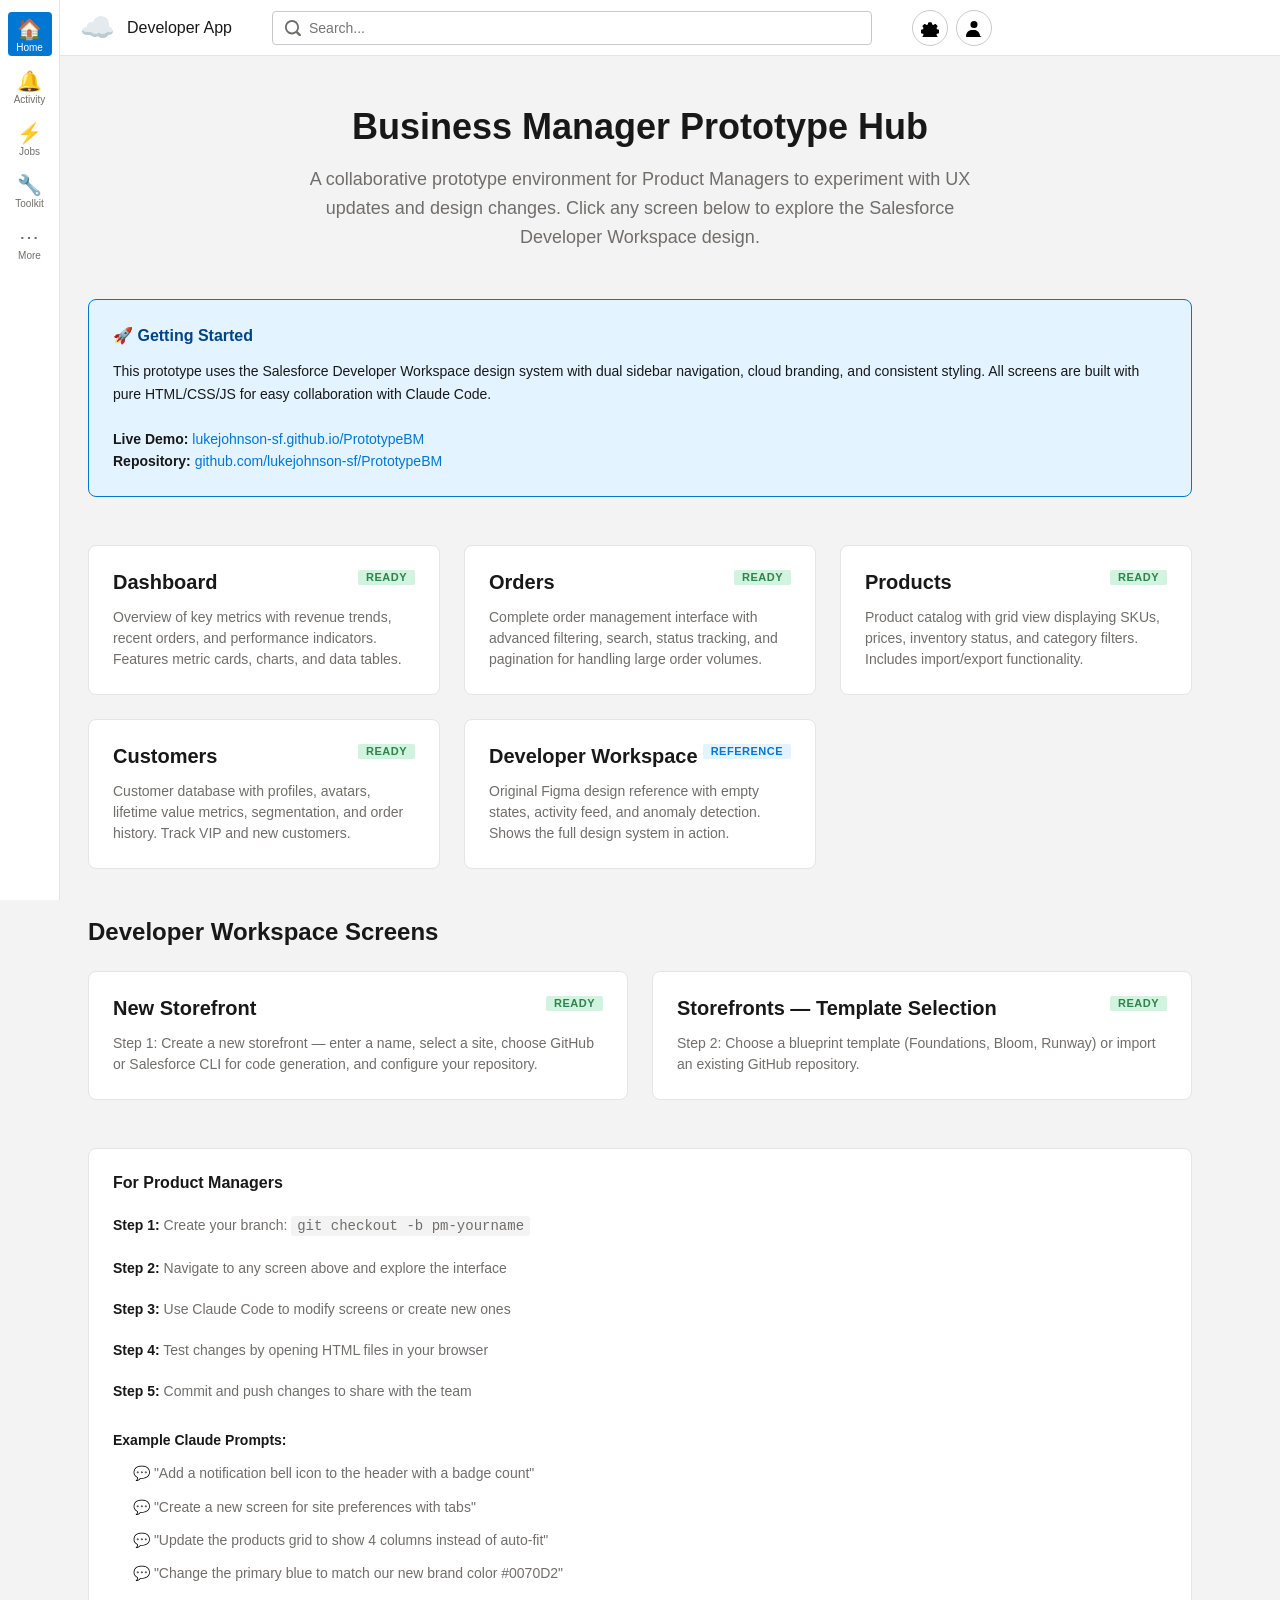
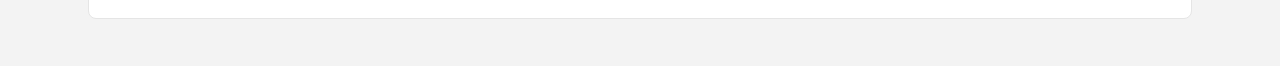
<file: index.html>
<!DOCTYPE html>
<html lang="en">
<head>
    <meta charset="UTF-8">
    <meta name="viewport" content="width=device-width, initial-scale=1.0">
    <title>Developer App - Prototype Hub</title>
    <link rel="icon" href="favicon.svg" type="image/svg+xml">
    <link rel="stylesheet" href="assets/css/core.css">
    <link rel="stylesheet" href="assets/css/components.css">
    <link rel="stylesheet" href="assets/css/dev-workspace.css">
    <style>
        .hub-main-content {
            margin-left: 60px;
            margin-top: 56px;
            padding: 48px;
            min-height: calc(100vh - 56px);
            max-width: 1200px;
            margin-left: auto;
            margin-right: auto;
        }

        .hub-welcome {
            text-align: center;
            margin-bottom: 48px;
        }

        .hub-title {
            font-size: 36px;
            font-weight: 600;
            margin-bottom: 16px;
            color: #181818;
        }

        .hub-subtitle {
            font-size: 18px;
            color: #706E6B;
            max-width: 700px;
            margin: 0 auto;
            line-height: 1.6;
        }

        .hub-screens-grid {
            display: grid;
            grid-template-columns: repeat(auto-fit, minmax(300px, 1fr));
            gap: 24px;
            margin-bottom: 48px;
        }

        .hub-screen-card {
            background-color: #FFFFFF;
            border: 1px solid #E5E5E5;
            border-radius: 8px;
            padding: 24px;
            text-decoration: none;
            color: inherit;
            transition: all 0.2s ease;
            display: block;
        }

        .hub-screen-card:hover {
            border-color: #0176D3;
            box-shadow: 0 4px 12px rgba(0, 0, 0, 0.1);
            text-decoration: none;
            transform: translateY(-2px);
        }

        .hub-screen-header {
            display: flex;
            justify-content: space-between;
            align-items: flex-start;
            margin-bottom: 12px;
        }

        .hub-screen-title {
            font-size: 20px;
            font-weight: 600;
            color: #181818;
            margin: 0;
        }

        .hub-screen-description {
            font-size: 14px;
            color: #706E6B;
            line-height: 1.5;
            margin: 0;
        }

        .hub-info-card {
            background-color: #E3F3FF;
            border: 1px solid #0176D3;
            border-radius: 8px;
            padding: 24px;
            margin-bottom: 48px;
        }

        .hub-info-title {
            font-size: 16px;
            font-weight: 600;
            color: #014486;
            margin-bottom: 12px;
        }

        .hub-info-text {
            font-size: 14px;
            color: #181818;
            line-height: 1.6;
            margin: 0;
        }

        .hub-info-link {
            color: #0176D3;
            text-decoration: none;
            font-weight: 500;
        }

        .hub-info-link:hover {
            text-decoration: underline;
        }
    </style>
</head>
<body>
    <!-- Icon Sidebar -->
    <aside class="dev-icon-sidebar">
        <a href="index.html" class="dev-icon-sidebar-item active" title="Home">
            <div style="text-align: center;">
                <div style="font-size: 20px;">🏠</div>
                <div class="dev-icon-sidebar-label">Home</div>
            </div>
        </a>
        <div class="dev-icon-sidebar-item" title="Activity">
            <div style="text-align: center;">
                <div style="font-size: 20px;">🔔</div>
                <div class="dev-icon-sidebar-label">Activity</div>
            </div>
        </div>
        <div class="dev-icon-sidebar-item" title="Jobs">
            <div style="text-align: center;">
                <div style="font-size: 20px;">⚡</div>
                <div class="dev-icon-sidebar-label">Jobs</div>
            </div>
        </div>
        <div class="dev-icon-sidebar-item" title="Toolkit">
            <div style="text-align: center;">
                <div style="font-size: 20px;">🔧</div>
                <div class="dev-icon-sidebar-label">Toolkit</div>
            </div>
        </div>
        <div class="dev-icon-sidebar-item" title="More">
            <div style="text-align: center;">
                <div style="font-size: 20px;">⋯</div>
                <div class="dev-icon-sidebar-label">More</div>
            </div>
        </div>
    </aside>

    <!-- Header -->
    <header class="dev-header" style="left: 60px;">
        <a href="index.html" class="dev-header-logo">
            <span class="dev-cloud-icon">☁️</span>
            <span>Developer App</span>
        </a>
        <div class="dev-header-search">
            <input type="text" class="dev-search-input" placeholder="Search...">
        </div>
        <div class="dev-header-actions">
            <button class="dev-icon-button" title="Settings">
                <svg width="18" height="18" viewBox="0 0 18 18" fill="currentColor">
                    <path d="M9,6.5C7.6,6.5,6.5,7.6,6.5,9s1.1,2.5,2.5,2.5s2.5-1.1,2.5-2.5S10.4,6.5,9,6.5z M17.4,10.6l-1.5-0.3c-0.1-0.4-0.3-0.8-0.5-1.2l0.9-1.2c0.3-0.4,0.2-1-0.1-1.3l-1.3-1.3c-0.3-0.3-0.9-0.4-1.3-0.1l-1.2,0.9c-0.4-0.2-0.8-0.4-1.2-0.5L10.9,4c-0.1-0.5-0.5-0.8-1-0.8H8.1c-0.5,0-0.9,0.3-1,0.8L6.8,5.6C6.4,5.7,6,5.9,5.6,6.1L4.4,5.2c-0.4-0.3-1-0.2-1.3,0.1L1.8,6.6C1.5,6.9,1.4,7.5,1.7,7.9l0.9,1.2C2.4,9.5,2.2,9.9,2.1,10.3l-1.5,0.3c-0.5,0.1-0.8,0.5-0.8,1v1.8c0,0.5,0.3,0.9,0.8,1l1.5,0.3c0.1,0.4,0.3,0.8,0.5,1.2l-0.9,1.2c-0.3,0.4-0.2,1,0.1,1.3l1.3,1.3c0.3,0.3,0.9,0.4,1.3,0.1l1.2-0.9c0.4,0.2,0.8,0.4,1.2,0.5l0.3,1.5c0.1,0.5,0.5,0.8,1,0.8h1.8c0.5,0,0.9-0.3,1-0.8l0.3-1.5c0.4-0.1,0.8-0.3,1.2-0.5l1.2,0.9c0.4,0.3,1,0.2,1.3-0.1l1.3-1.3c0.3-0.3,0.4-0.9,0.1-1.3l-0.9-1.2c0.2-0.4,0.4-0.8,0.5-1.2l1.5-0.3c0.5-0.1,0.8-0.5,0.8-1v-1.8C18.2,11.1,17.9,10.7,17.4,10.6z"/>
                </svg>
            </button>
            <button class="dev-icon-button" title="Profile">
                <svg width="18" height="18" viewBox="0 0 18 18" fill="currentColor">
                    <circle cx="9" cy="5.5" r="3.5"/>
                    <path d="M16,18H2c-0.6,0-1-0.4-1-1c0-3.3,2.7-6,6-6h2c3.3,0,6,2.7,6,6C17,17.6,16.6,18,16,18z"/>
                </svg>
            </button>
        </div>
    </header>

    <!-- Main Content -->
    <main class="hub-main-content">
        <!-- Welcome Section -->
        <div class="hub-welcome">
            <h1 class="hub-title">Business Manager Prototype Hub</h1>
            <p class="hub-subtitle">
                A collaborative prototype environment for Product Managers to experiment with UX updates and design changes.
                Click any screen below to explore the Salesforce Developer Workspace design.
            </p>
        </div>

        <!-- Info Alert -->
        <div class="hub-info-card">
            <div class="hub-info-title">🚀 Getting Started</div>
            <p class="hub-info-text">
                This prototype uses the Salesforce Developer Workspace design system with dual sidebar navigation,
                cloud branding, and consistent styling. All screens are built with pure HTML/CSS/JS for easy collaboration with Claude Code.
                <br><br>
                <strong>Live Demo:</strong> <a href="https://lukejohnson-sf.github.io/PrototypeBM/" class="hub-info-link" target="_blank">lukejohnson-sf.github.io/PrototypeBM</a>
                <br>
                <strong>Repository:</strong> <a href="https://github.com/lukejohnson-sf/PrototypeBM" class="hub-info-link" target="_blank">github.com/lukejohnson-sf/PrototypeBM</a>
            </p>
        </div>

        <!-- Screens Grid -->
        <div class="hub-screens-grid">
            <a href="screens/dashboard.html" class="hub-screen-card">
                <div class="hub-screen-header">
                    <h3 class="hub-screen-title">Dashboard</h3>
                    <span class="bm-badge bm-badge-success">Ready</span>
                </div>
                <p class="hub-screen-description">
                    Overview of key metrics with revenue trends, recent orders, and performance indicators.
                    Features metric cards, charts, and data tables.
                </p>
            </a>

            <a href="screens/orders.html" class="hub-screen-card">
                <div class="hub-screen-header">
                    <h3 class="hub-screen-title">Orders</h3>
                    <span class="bm-badge bm-badge-success">Ready</span>
                </div>
                <p class="hub-screen-description">
                    Complete order management interface with advanced filtering, search, status tracking,
                    and pagination for handling large order volumes.
                </p>
            </a>

            <a href="screens/products.html" class="hub-screen-card">
                <div class="hub-screen-header">
                    <h3 class="hub-screen-title">Products</h3>
                    <span class="bm-badge bm-badge-success">Ready</span>
                </div>
                <p class="hub-screen-description">
                    Product catalog with grid view displaying SKUs, prices, inventory status,
                    and category filters. Includes import/export functionality.
                </p>
            </a>

            <a href="screens/customers.html" class="hub-screen-card">
                <div class="hub-screen-header">
                    <h3 class="hub-screen-title">Customers</h3>
                    <span class="bm-badge bm-badge-success">Ready</span>
                </div>
                <p class="hub-screen-description">
                    Customer database with profiles, avatars, lifetime value metrics,
                    segmentation, and order history. Track VIP and new customers.
                </p>
            </a>

            <a href="screens/developer-workspace.html" class="hub-screen-card">
                <div class="hub-screen-header">
                    <h3 class="hub-screen-title">Developer Workspace</h3>
                    <span class="bm-badge bm-badge-primary">Reference</span>
                </div>
                <p class="hub-screen-description">
                    Original Figma design reference with empty states, activity feed,
                    and anomaly detection. Shows the full design system in action.
                </p>
            </a>
        </div>

        <!-- Developer Workspace Section -->
        <h2 style="font-size: 24px; font-weight: 600; color: #181818; margin: 48px 0 24px 0;">Developer Workspace Screens</h2>

        <div class="hub-screens-grid">
            <a href="screens/storefront-new.html" class="hub-screen-card">
                <div class="hub-screen-header">
                    <h3 class="hub-screen-title">New Storefront</h3>
                    <span class="bm-badge bm-badge-success">Ready</span>
                </div>
                <p class="hub-screen-description">
                    Step 1: Create a new storefront — enter a name, select a site, choose GitHub or Salesforce CLI for code generation, and configure your repository.
                </p>
            </a>

            <a href="screens/storefronts.html" class="hub-screen-card">
                <div class="hub-screen-header">
                    <h3 class="hub-screen-title">Storefronts — Template Selection</h3>
                    <span class="bm-badge bm-badge-success">Ready</span>
                </div>
                <p class="hub-screen-description">
                    Step 2: Choose a blueprint template (Foundations, Bloom, Runway) or import an existing GitHub repository.
                </p>
            </a>
        </div>

        <!-- Usage Guide -->
        <div class="dev-card">
            <h2 class="dev-card-title">For Product Managers</h2>
            <div style="line-height: 1.8;">
                <p style="margin-bottom: 16px; color: #706E6B;">
                    <strong style="color: #181818;">Step 1:</strong> Create your branch: <code style="background: #F3F3F3; padding: 2px 6px; border-radius: 3px;">git checkout -b pm-yourname</code>
                </p>
                <p style="margin-bottom: 16px; color: #706E6B;">
                    <strong style="color: #181818;">Step 2:</strong> Navigate to any screen above and explore the interface
                </p>
                <p style="margin-bottom: 16px; color: #706E6B;">
                    <strong style="color: #181818;">Step 3:</strong> Use Claude Code to modify screens or create new ones
                </p>
                <p style="margin-bottom: 16px; color: #706E6B;">
                    <strong style="color: #181818;">Step 4:</strong> Test changes by opening HTML files in your browser
                </p>
                <p style="margin-bottom: 24px; color: #706E6B;">
                    <strong style="color: #181818;">Step 5:</strong> Commit and push changes to share with the team
                </p>

                <p style="margin-bottom: 8px; color: #181818; font-weight: 600;">Example Claude Prompts:</p>
                <ul style="padding-left: 20px; list-style: none; color: #706E6B;">
                    <li style="margin-bottom: 8px;">💬 "Add a notification bell icon to the header with a badge count"</li>
                    <li style="margin-bottom: 8px;">💬 "Create a new screen for site preferences with tabs"</li>
                    <li style="margin-bottom: 8px;">💬 "Update the products grid to show 4 columns instead of auto-fit"</li>
                    <li style="margin-bottom: 8px;">💬 "Change the primary blue to match our new brand color #0070D2"</li>
                </ul>
            </div>
        </div>
    </main>

    <script src="assets/js/shared-nav.js"></script>
    <script src="assets/js/interactions.js"></script>
</body>
</html>
</file>
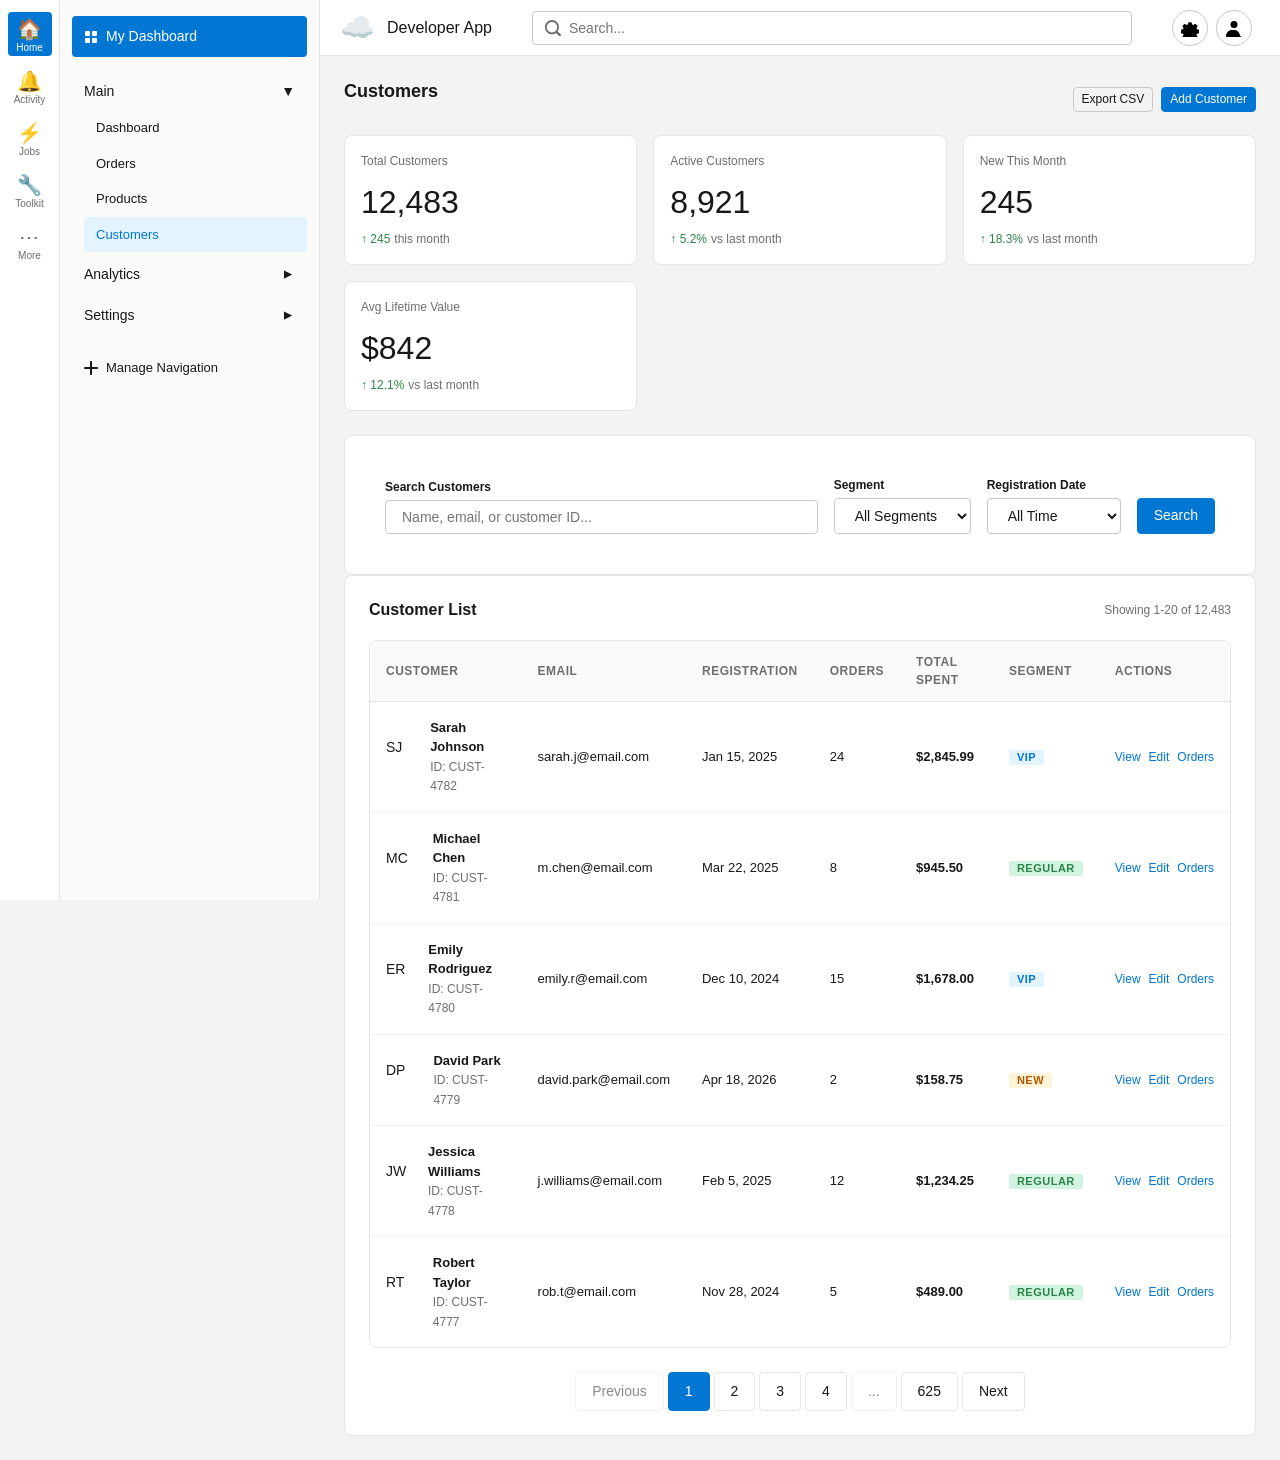
<file: screens/customers.html>
<!DOCTYPE html>
<html lang="en">
<head>
    <meta charset="UTF-8">
    <meta name="viewport" content="width=device-width, initial-scale=1.0">
    <title>Customers - Business Manager</title>
    <link rel="icon" href="../favicon.svg" type="image/svg+xml">
    <link rel="stylesheet" href="../assets/css/core.css">
    <link rel="stylesheet" href="../assets/css/components.css">
    <link rel="stylesheet" href="../assets/css/dev-workspace.css">
</head>
<body>
    <!-- Icon Sidebar -->
    <aside class="dev-icon-sidebar">
        <a href="../index.html" class="dev-icon-sidebar-item active" title="Home">
            <div style="text-align: center;">
                <div style="font-size: 20px;">🏠</div>
                <div class="dev-icon-sidebar-label">Home</div>
            </div>
        </a>
        <div class="dev-icon-sidebar-item" title="Activity">
            <div style="text-align: center;">
                <div style="font-size: 20px;">🔔</div>
                <div class="dev-icon-sidebar-label">Activity</div>
            </div>
        </div>
        <div class="dev-icon-sidebar-item" title="Jobs">
            <div style="text-align: center;">
                <div style="font-size: 20px;">⚡</div>
                <div class="dev-icon-sidebar-label">Jobs</div>
            </div>
        </div>
        <div class="dev-icon-sidebar-item" title="Toolkit">
            <div style="text-align: center;">
                <div style="font-size: 20px;">🔧</div>
                <div class="dev-icon-sidebar-label">Toolkit</div>
            </div>
        </div>
        <div class="dev-icon-sidebar-item" title="More">
            <div style="text-align: center;">
                <div style="font-size: 20px;">⋯</div>
                <div class="dev-icon-sidebar-label">More</div>
            </div>
        </div>
    </aside>

    <!-- Secondary Sidebar -->
    <aside class="dev-secondary-sidebar">
        <a href="dashboard.html" class="dev-dashboard-button">
            <svg width="14" height="14" viewBox="0 0 14 14" fill="currentColor">
                <rect x="1" y="1" width="5" height="5" rx="1"/>
                <rect x="8" y="1" width="5" height="5" rx="1"/>
                <rect x="1" y="8" width="5" height="5" rx="1"/>
                <rect x="8" y="8" width="5" height="5" rx="1"/>
            </svg>
            My Dashboard
        </a>

        <div class="dev-nav-section">
            <div class="dev-nav-section-header" onclick="toggleSection(this)">
                <span>Main</span>
                <span class="dev-nav-section-arrow">▼</span>
            </div>
            <div class="dev-nav-section-content">
                <a href="dashboard.html" class="dev-nav-item">Dashboard</a>
                <a href="orders.html" class="dev-nav-item">Orders</a>
                <a href="products.html" class="dev-nav-item">Products</a>
                <a href="customers.html" class="dev-nav-item active">Customers</a>
            </div>
        </div>

        <div class="dev-nav-section collapsed">
            <div class="dev-nav-section-header" onclick="toggleSection(this)">
                <span>Analytics</span>
                <span class="dev-nav-section-arrow">▼</span>
            </div>
            <div class="dev-nav-section-content">
                <a href="#" class="dev-nav-item">Reports</a>
                <a href="#" class="dev-nav-item">Insights</a>
            </div>
        </div>

        <div class="dev-nav-section collapsed">
            <div class="dev-nav-section-header" onclick="toggleSection(this)">
                <span>Settings</span>
                <span class="dev-nav-section-arrow">▼</span>
            </div>
            <div class="dev-nav-section-content">
                <a href="#" class="dev-nav-item">Site Preferences</a>
                <a href="#" class="dev-nav-item">User Management</a>
            </div>
        </div>

        <a href="#" class="dev-manage-nav">
            <svg width="14" height="14" viewBox="0 0 14 14" fill="currentColor">
                <path d="M13,6H8V1c0-0.6-0.4-1-1-1S6,0.4,6,1v5H1C0.4,6,0,6.4,0,7s0.4,1,1,1h5v5c0,0.6,0.4,1,1,1s1-0.4,1-1V8h5c0.6,0,1-0.4,1-1S13.6,6,13,6z"/>
            </svg>
            Manage Navigation
        </a>
    </aside>

    <!-- Header -->
    <header class="dev-header">
        <a href="../index.html" class="dev-header-logo">
            <span class="dev-cloud-icon">☁️</span>
            <span>Developer App</span>
        </a>
        <div class="dev-header-search">
            <input type="text" class="dev-search-input" placeholder="Search...">
        </div>
        <div class="dev-header-actions">
            <button class="dev-icon-button" title="Settings">
                <svg width="18" height="18" viewBox="0 0 18 18" fill="currentColor">
                    <path d="M9,6.5C7.6,6.5,6.5,7.6,6.5,9s1.1,2.5,2.5,2.5s2.5-1.1,2.5-2.5S10.4,6.5,9,6.5z M17.4,10.6l-1.5-0.3c-0.1-0.4-0.3-0.8-0.5-1.2l0.9-1.2c0.3-0.4,0.2-1-0.1-1.3l-1.3-1.3c-0.3-0.3-0.9-0.4-1.3-0.1l-1.2,0.9c-0.4-0.2-0.8-0.4-1.2-0.5L10.9,4c-0.1-0.5-0.5-0.8-1-0.8H8.1c-0.5,0-0.9,0.3-1,0.8L6.8,5.6C6.4,5.7,6,5.9,5.6,6.1L4.4,5.2c-0.4-0.3-1-0.2-1.3,0.1L1.8,6.6C1.5,6.9,1.4,7.5,1.7,7.9l0.9,1.2C2.4,9.5,2.2,9.9,2.1,10.3l-1.5,0.3c-0.5,0.1-0.8,0.5-0.8,1v1.8c0,0.5,0.3,0.9,0.8,1l1.5,0.3c0.1,0.4,0.3,0.8,0.5,1.2l-0.9,1.2c-0.3,0.4-0.2,1,0.1,1.3l1.3,1.3c0.3,0.3,0.9,0.4,1.3,0.1l1.2-0.9c0.4,0.2,0.8,0.4,1.2,0.5l0.3,1.5c0.1,0.5,0.5,0.8,1,0.8h1.8c0.5,0,0.9-0.3,1-0.8l0.3-1.5c0.4-0.1,0.8-0.3,1.2-0.5l1.2,0.9c0.4,0.3,1,0.2,1.3-0.1l1.3-1.3c0.3-0.3,0.4-0.9,0.1-1.3l-0.9-1.2c0.2-0.4,0.4-0.8,0.5-1.2l1.5-0.3c0.5-0.1,0.8-0.5,0.8-1v-1.8C18.2,11.1,17.9,10.7,17.4,10.6z"/>
                </svg>
            </button>
            <button class="dev-icon-button" title="Profile">
                <svg width="18" height="18" viewBox="0 0 18 18" fill="currentColor">
                    <circle cx="9" cy="5.5" r="3.5"/>
                    <path d="M16,18H2c-0.6,0-1-0.4-1-1c0-3.3,2.7-6,6-6h2c3.3,0,6,2.7,6,6C17,17.6,16.6,18,16,18z"/>
                </svg>
            </button>
        </div>
    </header>

    <!-- Main Content -->
    <main class="dev-main-content">
        <!-- Page Header -->
        <div class="dev-section-header">
            <h1 class="dev-section-title">Customers</h1>
            <div style="display: flex; gap: 8px;">
                <button class="bm-button bm-button-secondary bm-button-sm">Export CSV</button>
                <button class="bm-button bm-button-primary bm-button-sm">Add Customer</button>
            </div>
        </div>

        <!-- Customer Stats -->
        <div class="dev-metrics-grid">
            <div class="dev-metric-card">
                <div class="dev-metric-label">Total Customers</div>
                <div class="dev-metric-value">12,483</div>
                <div class="dev-metric-change positive">
                    <span>↑ 245</span>
                    <span class="text-secondary">this month</span>
                </div>
            </div>

            <div class="dev-metric-card">
                <div class="dev-metric-label">Active Customers</div>
                <div class="dev-metric-value">8,921</div>
                <div class="dev-metric-change positive">
                    <span>↑ 5.2%</span>
                    <span class="text-secondary">vs last month</span>
                </div>
            </div>

            <div class="dev-metric-card">
                <div class="dev-metric-label">New This Month</div>
                <div class="dev-metric-value">245</div>
                <div class="dev-metric-change positive">
                    <span>↑ 18.3%</span>
                    <span class="text-secondary">vs last month</span>
                </div>
            </div>

            <div class="dev-metric-card">
                <div class="dev-metric-label">Avg Lifetime Value</div>
                <div class="dev-metric-value">$842</div>
                <div class="dev-metric-change positive">
                    <span>↑ 12.1%</span>
                    <span class="text-secondary">vs last month</span>
                </div>
            </div>
        </div>

        <!-- Search and Filters -->
        <div class="dev-card">
            <div style="padding: 16px;">
                <div style="display: flex; gap: 16px; align-items: flex-end;">
                    <div class="bm-form-group" style="flex: 1; margin-bottom: 0;">
                        <label class="bm-form-label">Search Customers</label>
                        <input type="text" class="bm-form-field" placeholder="Name, email, or customer ID...">
                    </div>
                    <div class="bm-form-group" style="margin-bottom: 0;">
                        <label class="bm-form-label">Segment</label>
                        <select class="bm-form-field">
                            <option>All Segments</option>
                            <option>VIP</option>
                            <option>Regular</option>
                            <option>New</option>
                            <option>Inactive</option>
                        </select>
                    </div>
                    <div class="bm-form-group" style="margin-bottom: 0;">
                        <label class="bm-form-label">Registration Date</label>
                        <select class="bm-form-field">
                            <option>All Time</option>
                            <option>Last 30 days</option>
                            <option>Last 90 days</option>
                            <option>Last year</option>
                        </select>
                    </div>
                    <button class="bm-button bm-button-primary">Search</button>
                </div>
            </div>
        </div>

        <!-- Customers Table -->
        <div class="dev-card">
            <div style="display: flex; justify-content: space-between; align-items: center; margin-bottom: 20px;">
                <h3 class="dev-card-title" style="margin-bottom: 0;">Customer List</h3>
                <span class="text-secondary text-sm">Showing 1-20 of 12,483</span>
            </div>

            <div class="dev-table-container">
                <table class="dev-table">
                        <thead>
                            <tr>
                                <th class="sortable">Customer</th>
                                <th class="sortable">Email</th>
                                <th class="sortable">Registration</th>
                                <th class="sortable">Orders</th>
                                <th class="sortable">Total Spent</th>
                                <th>Segment</th>
                                <th>Actions</th>
                            </tr>
                        </thead>
                        <tbody>
                            <tr>
                                <td>
                                    <div style="display: flex; align-items: center; gap: 12px;">
                                        <div class="customer-avatar" style="width: 40px; height: 40px; font-size: 14px;">SJ</div>
                                        <div>
                                            <strong>Sarah Johnson</strong><br>
                                            <span class="text-secondary text-sm">ID: CUST-4782</span>
                                        </div>
                                    </div>
                                </td>
                                <td>sarah.j@email.com</td>
                                <td>Jan 15, 2025</td>
                                <td>24</td>
                                <td><strong>$2,845.99</strong></td>
                                <td><span class="bm-badge bm-badge-primary">VIP</span></td>
                                <td>
                                    <div class="bm-table-actions">
                                        <a href="#" class="bm-table-action-link">View</a>
                                        <a href="#" class="bm-table-action-link">Edit</a>
                                        <a href="#" class="bm-table-action-link">Orders</a>
                                    </div>
                                </td>
                            </tr>
                            <tr>
                                <td>
                                    <div style="display: flex; align-items: center; gap: 12px;">
                                        <div class="customer-avatar" style="width: 40px; height: 40px; font-size: 14px;">MC</div>
                                        <div>
                                            <strong>Michael Chen</strong><br>
                                            <span class="text-secondary text-sm">ID: CUST-4781</span>
                                        </div>
                                    </div>
                                </td>
                                <td>m.chen@email.com</td>
                                <td>Mar 22, 2025</td>
                                <td>8</td>
                                <td><strong>$945.50</strong></td>
                                <td><span class="bm-badge bm-badge-success">Regular</span></td>
                                <td>
                                    <div class="bm-table-actions">
                                        <a href="#" class="bm-table-action-link">View</a>
                                        <a href="#" class="bm-table-action-link">Edit</a>
                                        <a href="#" class="bm-table-action-link">Orders</a>
                                    </div>
                                </td>
                            </tr>
                            <tr>
                                <td>
                                    <div style="display: flex; align-items: center; gap: 12px;">
                                        <div class="customer-avatar" style="width: 40px; height: 40px; font-size: 14px;">ER</div>
                                        <div>
                                            <strong>Emily Rodriguez</strong><br>
                                            <span class="text-secondary text-sm">ID: CUST-4780</span>
                                        </div>
                                    </div>
                                </td>
                                <td>emily.r@email.com</td>
                                <td>Dec 10, 2024</td>
                                <td>15</td>
                                <td><strong>$1,678.00</strong></td>
                                <td><span class="bm-badge bm-badge-primary">VIP</span></td>
                                <td>
                                    <div class="bm-table-actions">
                                        <a href="#" class="bm-table-action-link">View</a>
                                        <a href="#" class="bm-table-action-link">Edit</a>
                                        <a href="#" class="bm-table-action-link">Orders</a>
                                    </div>
                                </td>
                            </tr>
                            <tr>
                                <td>
                                    <div style="display: flex; align-items: center; gap: 12px;">
                                        <div class="customer-avatar" style="width: 40px; height: 40px; font-size: 14px;">DP</div>
                                        <div>
                                            <strong>David Park</strong><br>
                                            <span class="text-secondary text-sm">ID: CUST-4779</span>
                                        </div>
                                    </div>
                                </td>
                                <td>david.park@email.com</td>
                                <td>Apr 18, 2026</td>
                                <td>2</td>
                                <td><strong>$158.75</strong></td>
                                <td><span class="bm-badge bm-badge-warning">New</span></td>
                                <td>
                                    <div class="bm-table-actions">
                                        <a href="#" class="bm-table-action-link">View</a>
                                        <a href="#" class="bm-table-action-link">Edit</a>
                                        <a href="#" class="bm-table-action-link">Orders</a>
                                    </div>
                                </td>
                            </tr>
                            <tr>
                                <td>
                                    <div style="display: flex; align-items: center; gap: 12px;">
                                        <div class="customer-avatar" style="width: 40px; height: 40px; font-size: 14px;">JW</div>
                                        <div>
                                            <strong>Jessica Williams</strong><br>
                                            <span class="text-secondary text-sm">ID: CUST-4778</span>
                                        </div>
                                    </div>
                                </td>
                                <td>j.williams@email.com</td>
                                <td>Feb 5, 2025</td>
                                <td>12</td>
                                <td><strong>$1,234.25</strong></td>
                                <td><span class="bm-badge bm-badge-success">Regular</span></td>
                                <td>
                                    <div class="bm-table-actions">
                                        <a href="#" class="bm-table-action-link">View</a>
                                        <a href="#" class="bm-table-action-link">Edit</a>
                                        <a href="#" class="bm-table-action-link">Orders</a>
                                    </div>
                                </td>
                            </tr>
                            <tr>
                                <td>
                                    <div style="display: flex; align-items: center; gap: 12px;">
                                        <div class="customer-avatar" style="width: 40px; height: 40px; font-size: 14px;">RT</div>
                                        <div>
                                            <strong>Robert Taylor</strong><br>
                                            <span class="text-secondary text-sm">ID: CUST-4777</span>
                                        </div>
                                    </div>
                                </td>
                                <td>rob.t@email.com</td>
                                <td>Nov 28, 2024</td>
                                <td>5</td>
                                <td><strong>$489.00</strong></td>
                                <td><span class="bm-badge bm-badge-success">Regular</span></td>
                                <td>
                                    <div class="bm-table-actions">
                                        <a href="#" class="bm-table-action-link">View</a>
                                        <a href="#" class="bm-table-action-link">Edit</a>
                                        <a href="#" class="bm-table-action-link">Orders</a>
                                    </div>
                                </td>
                            </tr>
                        </tbody>
                    </table>
                </div>

                <!-- Pagination -->
                <div class="bm-pagination">
                    <a href="#" class="bm-pagination-item disabled">Previous</a>
                    <a href="#" class="bm-pagination-item active">1</a>
                    <a href="#" class="bm-pagination-item">2</a>
                    <a href="#" class="bm-pagination-item">3</a>
                    <a href="#" class="bm-pagination-item">4</a>
                    <span class="bm-pagination-item disabled">...</span>
                    <a href="#" class="bm-pagination-item">625</a>
                    <a href="#" class="bm-pagination-item">Next</a>
            </div>
        </div>
    </main>

    <script src="../assets/js/shared-nav.js"></script>
    <script src="../assets/js/interactions.js"></script>
</body>
</html>
</file>
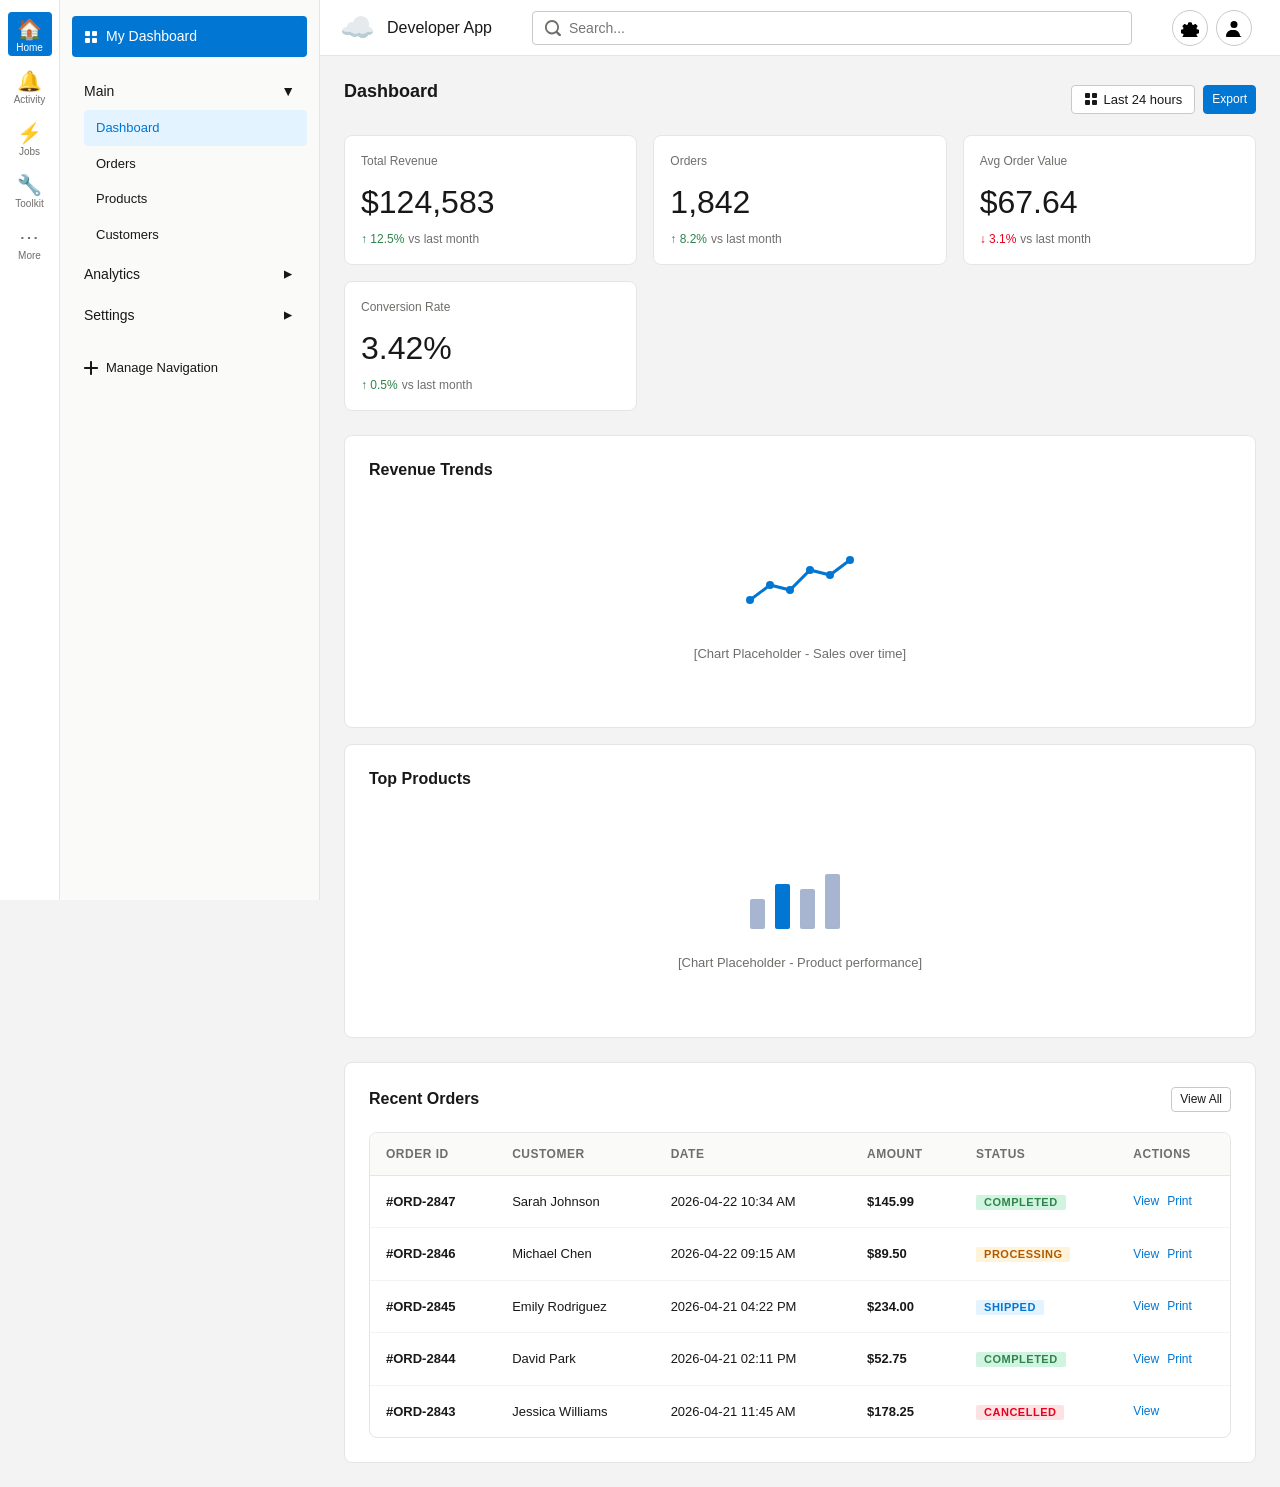
<file: screens/dashboard.html>
<!DOCTYPE html>
<html lang="en">
<head>
    <meta charset="UTF-8">
    <meta name="viewport" content="width=device-width, initial-scale=1.0">
    <title>Dashboard - Business Manager</title>
    <link rel="icon" href="../favicon.svg" type="image/svg+xml">
    <link rel="stylesheet" href="../assets/css/core.css">
    <link rel="stylesheet" href="../assets/css/components.css">
    <link rel="stylesheet" href="../assets/css/dev-workspace.css">
</head>
<body>
    <!-- Icon Sidebar -->
    <aside class="dev-icon-sidebar">
        <a href="../index.html" class="dev-icon-sidebar-item active" title="Home">
            <div style="text-align: center;">
                <div style="font-size: 20px;">🏠</div>
                <div class="dev-icon-sidebar-label">Home</div>
            </div>
        </a>
        <div class="dev-icon-sidebar-item" title="Activity">
            <div style="text-align: center;">
                <div style="font-size: 20px;">🔔</div>
                <div class="dev-icon-sidebar-label">Activity</div>
            </div>
        </div>
        <div class="dev-icon-sidebar-item" title="Jobs">
            <div style="text-align: center;">
                <div style="font-size: 20px;">⚡</div>
                <div class="dev-icon-sidebar-label">Jobs</div>
            </div>
        </div>
        <div class="dev-icon-sidebar-item" title="Toolkit">
            <div style="text-align: center;">
                <div style="font-size: 20px;">🔧</div>
                <div class="dev-icon-sidebar-label">Toolkit</div>
            </div>
        </div>
        <div class="dev-icon-sidebar-item" title="More">
            <div style="text-align: center;">
                <div style="font-size: 20px;">⋯</div>
                <div class="dev-icon-sidebar-label">More</div>
            </div>
        </div>
    </aside>

    <!-- Secondary Sidebar -->
    <aside class="dev-secondary-sidebar">
        <a href="dashboard.html" class="dev-dashboard-button">
            <svg width="14" height="14" viewBox="0 0 14 14" fill="currentColor">
                <rect x="1" y="1" width="5" height="5" rx="1"/>
                <rect x="8" y="1" width="5" height="5" rx="1"/>
                <rect x="1" y="8" width="5" height="5" rx="1"/>
                <rect x="8" y="8" width="5" height="5" rx="1"/>
            </svg>
            My Dashboard
        </a>

        <div class="dev-nav-section">
            <div class="dev-nav-section-header" onclick="toggleSection(this)">
                <span>Main</span>
                <span class="dev-nav-section-arrow">▼</span>
            </div>
            <div class="dev-nav-section-content">
                <a href="dashboard.html" class="dev-nav-item active">Dashboard</a>
                <a href="orders.html" class="dev-nav-item">Orders</a>
                <a href="products.html" class="dev-nav-item">Products</a>
                <a href="customers.html" class="dev-nav-item">Customers</a>
            </div>
        </div>

        <div class="dev-nav-section collapsed">
            <div class="dev-nav-section-header" onclick="toggleSection(this)">
                <span>Analytics</span>
                <span class="dev-nav-section-arrow">▼</span>
            </div>
            <div class="dev-nav-section-content">
                <a href="#" class="dev-nav-item">Reports</a>
                <a href="#" class="dev-nav-item">Insights</a>
            </div>
        </div>

        <div class="dev-nav-section collapsed">
            <div class="dev-nav-section-header" onclick="toggleSection(this)">
                <span>Settings</span>
                <span class="dev-nav-section-arrow">▼</span>
            </div>
            <div class="dev-nav-section-content">
                <a href="#" class="dev-nav-item">Site Preferences</a>
                <a href="#" class="dev-nav-item">User Management</a>
            </div>
        </div>

        <a href="#" class="dev-manage-nav">
            <svg width="14" height="14" viewBox="0 0 14 14" fill="currentColor">
                <path d="M13,6H8V1c0-0.6-0.4-1-1-1S6,0.4,6,1v5H1C0.4,6,0,6.4,0,7s0.4,1,1,1h5v5c0,0.6,0.4,1,1,1s1-0.4,1-1V8h5c0.6,0,1-0.4,1-1S13.6,6,13,6z"/>
            </svg>
            Manage Navigation
        </a>
    </aside>

    <!-- Header -->
    <header class="dev-header">
        <a href="../index.html" class="dev-header-logo">
            <span class="dev-cloud-icon">☁️</span>
            <span>Developer App</span>
        </a>
        <div class="dev-header-search">
            <input type="text" class="dev-search-input" placeholder="Search...">
        </div>
        <div class="dev-header-actions">
            <button class="dev-icon-button" title="Settings">
                <svg width="18" height="18" viewBox="0 0 18 18" fill="currentColor">
                    <path d="M9,6.5C7.6,6.5,6.5,7.6,6.5,9s1.1,2.5,2.5,2.5s2.5-1.1,2.5-2.5S10.4,6.5,9,6.5z M17.4,10.6l-1.5-0.3c-0.1-0.4-0.3-0.8-0.5-1.2l0.9-1.2c0.3-0.4,0.2-1-0.1-1.3l-1.3-1.3c-0.3-0.3-0.9-0.4-1.3-0.1l-1.2,0.9c-0.4-0.2-0.8-0.4-1.2-0.5L10.9,4c-0.1-0.5-0.5-0.8-1-0.8H8.1c-0.5,0-0.9,0.3-1,0.8L6.8,5.6C6.4,5.7,6,5.9,5.6,6.1L4.4,5.2c-0.4-0.3-1-0.2-1.3,0.1L1.8,6.6C1.5,6.9,1.4,7.5,1.7,7.9l0.9,1.2C2.4,9.5,2.2,9.9,2.1,10.3l-1.5,0.3c-0.5,0.1-0.8,0.5-0.8,1v1.8c0,0.5,0.3,0.9,0.8,1l1.5,0.3c0.1,0.4,0.3,0.8,0.5,1.2l-0.9,1.2c-0.3,0.4-0.2,1,0.1,1.3l1.3,1.3c0.3,0.3,0.9,0.4,1.3,0.1l1.2-0.9c0.4,0.2,0.8,0.4,1.2,0.5l0.3,1.5c0.1,0.5,0.5,0.8,1,0.8h1.8c0.5,0,0.9-0.3,1-0.8l0.3-1.5c0.4-0.1,0.8-0.3,1.2-0.5l1.2,0.9c0.4,0.3,1,0.2,1.3-0.1l1.3-1.3c0.3-0.3,0.4-0.9,0.1-1.3l-0.9-1.2c0.2-0.4,0.4-0.8,0.5-1.2l1.5-0.3c0.5-0.1,0.8-0.5,0.8-1v-1.8C18.2,11.1,17.9,10.7,17.4,10.6z"/>
                </svg>
            </button>
            <button class="dev-icon-button" title="Profile">
                <svg width="18" height="18" viewBox="0 0 18 18" fill="currentColor">
                    <circle cx="9" cy="5.5" r="3.5"/>
                    <path d="M16,18H2c-0.6,0-1-0.4-1-1c0-3.3,2.7-6,6-6h2c3.3,0,6,2.7,6,6C17,17.6,16.6,18,16,18z"/>
                </svg>
            </button>
        </div>
    </header>

    <!-- Main Content -->
    <main class="dev-main-content">
        <!-- Page Header -->
        <div class="dev-section-header">
            <h1 class="dev-section-title">Dashboard</h1>
            <div style="display: flex; gap: 8px;">
                <button class="dev-time-filter">
                    <svg width="14" height="14" viewBox="0 0 14 14" fill="currentColor">
                        <rect x="1" y="1" width="5" height="5" rx="1"/>
                        <rect x="8" y="1" width="5" height="5" rx="1"/>
                        <rect x="1" y="8" width="5" height="5" rx="1"/>
                        <rect x="8" y="8" width="5" height="5" rx="1"/>
                    </svg>
                    Last 24 hours
                </button>
                <button class="bm-button bm-button-primary bm-button-sm">Export</button>
            </div>
        </div>

        <!-- Metrics Grid -->
        <div class="dev-metrics-grid">
            <div class="dev-metric-card">
                <div class="dev-metric-label">Total Revenue</div>
                <div class="dev-metric-value">$124,583</div>
                <div class="dev-metric-change positive">
                    <span>↑ 12.5%</span>
                    <span class="text-secondary">vs last month</span>
                </div>
            </div>

            <div class="dev-metric-card">
                <div class="dev-metric-label">Orders</div>
                <div class="dev-metric-value">1,842</div>
                <div class="dev-metric-change positive">
                    <span>↑ 8.2%</span>
                    <span class="text-secondary">vs last month</span>
                </div>
            </div>

            <div class="dev-metric-card">
                <div class="dev-metric-label">Avg Order Value</div>
                <div class="dev-metric-value">$67.64</div>
                <div class="dev-metric-change negative">
                    <span>↓ 3.1%</span>
                    <span class="text-secondary">vs last month</span>
                </div>
            </div>

            <div class="dev-metric-card">
                <div class="dev-metric-label">Conversion Rate</div>
                <div class="dev-metric-value">3.42%</div>
                <div class="dev-metric-change positive">
                    <span>↑ 0.5%</span>
                    <span class="text-secondary">vs last month</span>
                </div>
            </div>
        </div>

        <!-- Charts Section -->
        <div class="dev-content-grid">
            <div class="dev-card">
                <h3 class="dev-card-title">Revenue Trends</h3>
                <div class="dev-empty-state">
                    <svg class="dev-empty-state-illustration" viewBox="0 0 120 80" fill="none">
                        <path d="M10 60 L30 45 L50 50 L70 30 L90 35 L110 20" stroke="#0176D3" stroke-width="3" fill="none"/>
                        <circle cx="10" cy="60" r="4" fill="#0176D3"/>
                        <circle cx="30" cy="45" r="4" fill="#0176D3"/>
                        <circle cx="50" cy="50" r="4" fill="#0176D3"/>
                        <circle cx="70" cy="30" r="4" fill="#0176D3"/>
                        <circle cx="90" cy="35" r="4" fill="#0176D3"/>
                        <circle cx="110" cy="20" r="4" fill="#0176D3"/>
                    </svg>
                    <div class="dev-empty-state-text">
                        [Chart Placeholder - Sales over time]
                    </div>
                </div>
            </div>

            <div class="dev-card">
                <h3 class="dev-card-title">Top Products</h3>
                <div class="dev-empty-state">
                    <svg class="dev-empty-state-illustration" viewBox="0 0 120 80" fill="none">
                        <rect x="10" y="50" width="15" height="30" fill="#A8B5D1" rx="2"/>
                        <rect x="35" y="35" width="15" height="45" fill="#0176D3" rx="2"/>
                        <rect x="60" y="40" width="15" height="40" fill="#A8B5D1" rx="2"/>
                        <rect x="85" y="25" width="15" height="55" fill="#A8B5D1" rx="2"/>
                    </svg>
                    <div class="dev-empty-state-text">
                        [Chart Placeholder - Product performance]
                    </div>
                </div>
            </div>
        </div>

        <!-- Recent Orders -->
        <div class="dev-card">
            <div style="display: flex; justify-content: space-between; align-items: center; margin-bottom: 20px;">
                <h3 class="dev-card-title" style="margin-bottom: 0;">Recent Orders</h3>
                <a href="orders.html" class="bm-button bm-button-secondary bm-button-sm">View All</a>
            </div>

            <div class="dev-table-container">
                <table class="dev-table">
                    <thead>
                        <tr>
                            <th>Order ID</th>
                            <th>Customer</th>
                            <th>Date</th>
                            <th>Amount</th>
                            <th>Status</th>
                            <th>Actions</th>
                        </tr>
                    </thead>
                    <tbody>
                        <tr>
                            <td><strong>#ORD-2847</strong></td>
                            <td>Sarah Johnson</td>
                            <td>2026-04-22 10:34 AM</td>
                            <td><strong>$145.99</strong></td>
                            <td><span class="bm-badge bm-badge-success">Completed</span></td>
                            <td>
                                <div class="bm-table-actions">
                                    <a href="#" class="bm-table-action-link">View</a>
                                    <a href="#" class="bm-table-action-link">Print</a>
                                </div>
                            </td>
                        </tr>
                        <tr>
                            <td><strong>#ORD-2846</strong></td>
                            <td>Michael Chen</td>
                            <td>2026-04-22 09:15 AM</td>
                            <td><strong>$89.50</strong></td>
                            <td><span class="bm-badge bm-badge-warning">Processing</span></td>
                            <td>
                                <div class="bm-table-actions">
                                    <a href="#" class="bm-table-action-link">View</a>
                                    <a href="#" class="bm-table-action-link">Print</a>
                                </div>
                            </td>
                        </tr>
                        <tr>
                            <td><strong>#ORD-2845</strong></td>
                            <td>Emily Rodriguez</td>
                            <td>2026-04-21 04:22 PM</td>
                            <td><strong>$234.00</strong></td>
                            <td><span class="bm-badge bm-badge-primary">Shipped</span></td>
                            <td>
                                <div class="bm-table-actions">
                                    <a href="#" class="bm-table-action-link">View</a>
                                    <a href="#" class="bm-table-action-link">Print</a>
                                </div>
                            </td>
                        </tr>
                        <tr>
                            <td><strong>#ORD-2844</strong></td>
                            <td>David Park</td>
                            <td>2026-04-21 02:11 PM</td>
                            <td><strong>$52.75</strong></td>
                            <td><span class="bm-badge bm-badge-success">Completed</span></td>
                            <td>
                                <div class="bm-table-actions">
                                    <a href="#" class="bm-table-action-link">View</a>
                                    <a href="#" class="bm-table-action-link">Print</a>
                                </div>
                            </td>
                        </tr>
                        <tr>
                            <td><strong>#ORD-2843</strong></td>
                            <td>Jessica Williams</td>
                            <td>2026-04-21 11:45 AM</td>
                            <td><strong>$178.25</strong></td>
                            <td><span class="bm-badge bm-badge-danger">Cancelled</span></td>
                            <td>
                                <div class="bm-table-actions">
                                    <a href="#" class="bm-table-action-link">View</a>
                                </div>
                            </td>
                        </tr>
                    </tbody>
                </table>
            </div>
        </div>
    </main>

    <script src="../assets/js/shared-nav.js"></script>
    <script src="../assets/js/interactions.js"></script>
</body>
</html>
</file>
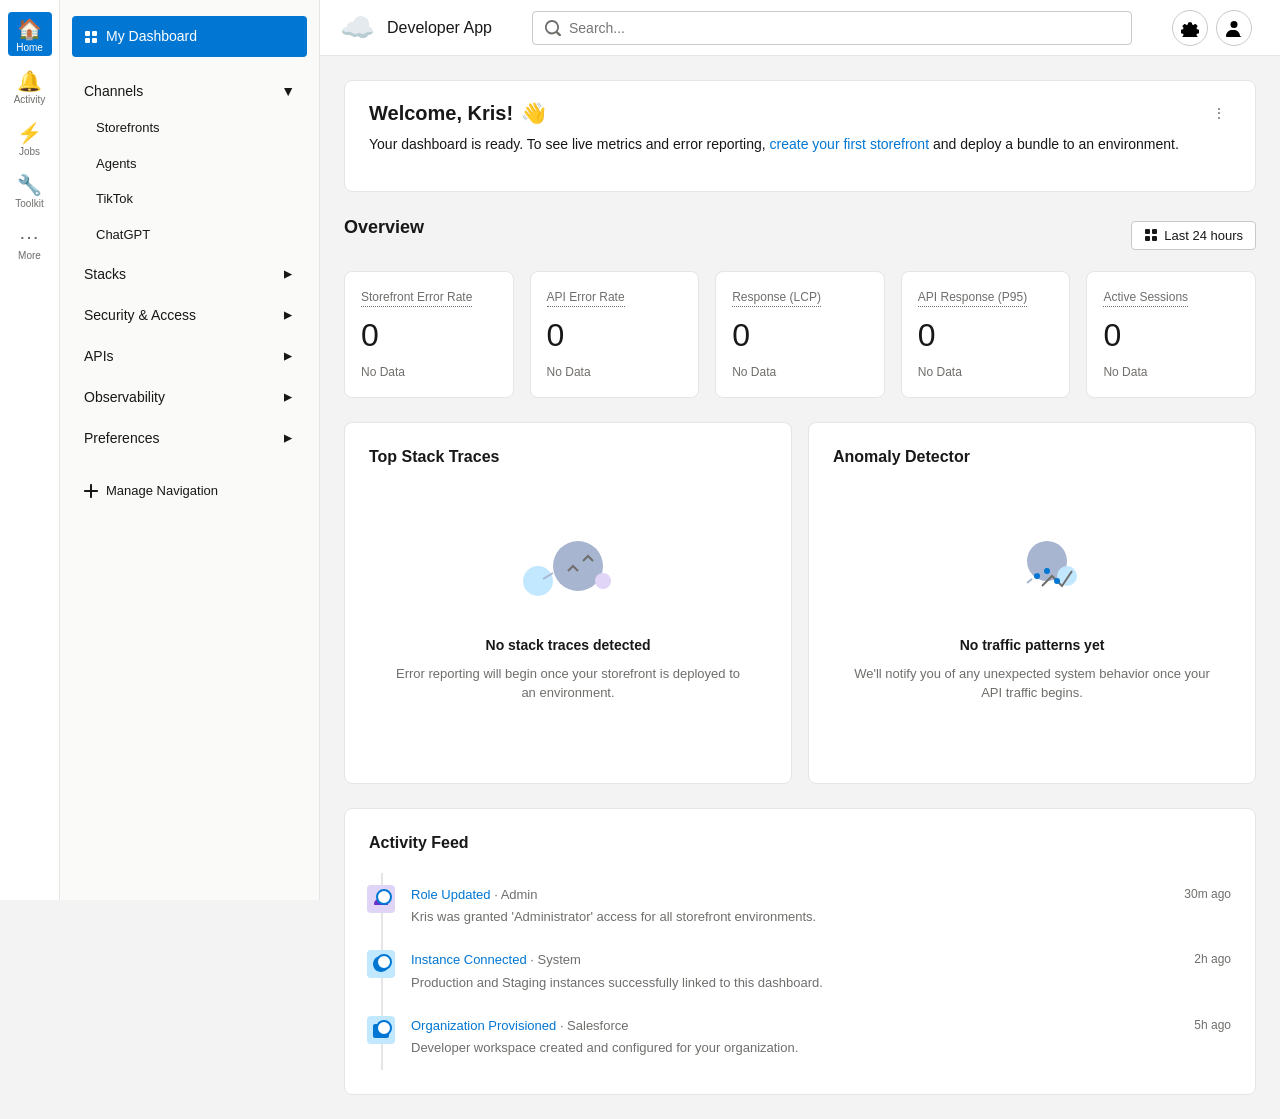
<file: screens/developer-workspace.html>
<!DOCTYPE html>
<html lang="en">
<head>
    <meta charset="UTF-8">
    <meta name="viewport" content="width=device-width, initial-scale=1.0">
    <title>Developer Workspace - My Dashboard</title>
    <link rel="icon" href="../favicon.svg" type="image/svg+xml">
    <link rel="stylesheet" href="../assets/css/core.css">
    <link rel="stylesheet" href="../assets/css/components.css">
    <link rel="stylesheet" href="../assets/css/screens.css">
    <style>
        /* Developer Workspace Specific Styles */
        body {
            background-color: #F3F3F3;
        }

        /* Icon Sidebar */
        .dev-icon-sidebar {
            position: fixed;
            top: 0;
            left: 0;
            width: 60px;
            height: 100vh;
            background-color: #FFFFFF;
            border-right: 1px solid #E5E5E5;
            display: flex;
            flex-direction: column;
            align-items: center;
            padding: 12px 0;
            z-index: 1030;
        }

        .dev-icon-sidebar-item {
            width: 44px;
            height: 44px;
            display: flex;
            align-items: center;
            justify-content: center;
            margin-bottom: 8px;
            border-radius: 4px;
            color: #706E6B;
            transition: background-color 0.2s;
            cursor: pointer;
            text-decoration: none;
            font-size: 20px;
        }

        .dev-icon-sidebar-item:hover {
            background-color: #F3F3F3;
        }

        .dev-icon-sidebar-item.active {
            background-color: #0176D3;
            color: #FFFFFF;
        }

        .dev-icon-sidebar-label {
            font-size: 10px;
            margin-top: -4px;
        }

        /* Secondary Sidebar */
        .dev-secondary-sidebar {
            position: fixed;
            top: 0;
            left: 60px;
            width: 260px;
            height: 100vh;
            background-color: #FAFAF9;
            border-right: 1px solid #E5E5E5;
            overflow-y: auto;
            padding: 16px 12px;
            z-index: 1020;
        }

        .dev-dashboard-button {
            width: 100%;
            display: flex;
            align-items: center;
            gap: 8px;
            padding: 10px 12px;
            background-color: #0176D3;
            color: #FFFFFF;
            border: none;
            border-radius: 4px;
            font-size: 14px;
            font-weight: 500;
            cursor: pointer;
            margin-bottom: 16px;
        }

        .dev-nav-section {
            margin-bottom: 4px;
        }

        .dev-nav-section-header {
            display: flex;
            align-items: center;
            justify-content: space-between;
            padding: 8px 12px;
            cursor: pointer;
            font-size: 14px;
            font-weight: 500;
            color: #181818;
            user-select: none;
        }

        .dev-nav-section-header:hover {
            background-color: #F3F3F3;
            border-radius: 4px;
        }

        .dev-nav-section-arrow {
            transition: transform 0.2s;
        }

        .dev-nav-section.collapsed .dev-nav-section-arrow {
            transform: rotate(-90deg);
        }

        .dev-nav-section-content {
            padding-left: 12px;
        }

        .dev-nav-section.collapsed .dev-nav-section-content {
            display: none;
        }

        .dev-nav-item {
            display: block;
            padding: 8px 12px;
            font-size: 13px;
            color: #181818;
            text-decoration: none;
            border-radius: 4px;
            transition: background-color 0.2s;
        }

        .dev-nav-item:hover {
            background-color: #F3F3F3;
        }

        .dev-manage-nav {
            display: flex;
            align-items: center;
            gap: 8px;
            padding: 8px 12px;
            font-size: 13px;
            color: #181818;
            text-decoration: none;
            margin-top: 16px;
        }

        .dev-manage-nav:hover {
            background-color: #F3F3F3;
            border-radius: 4px;
        }

        /* Header */
        .dev-header {
            position: fixed;
            top: 0;
            left: 320px;
            right: 0;
            height: 56px;
            background-color: #FFFFFF;
            border-bottom: 1px solid #E5E5E5;
            display: flex;
            align-items: center;
            padding: 0 20px;
            z-index: 1010;
        }

        .dev-header-logo {
            display: flex;
            align-items: center;
            gap: 12px;
            font-size: 16px;
            font-weight: 500;
            color: #181818;
        }

        .dev-cloud-icon {
            font-size: 28px;
            color: #0176D3;
        }

        .dev-header-search {
            flex: 1;
            max-width: 600px;
            margin: 0 40px;
        }

        .dev-search-input {
            width: 100%;
            padding: 8px 12px 8px 36px;
            border: 1px solid #C9C9C9;
            border-radius: 4px;
            font-size: 14px;
            background-image: url("data:image/svg+xml,%3Csvg xmlns='http://www.w3.org/2000/svg' width='16' height='16' viewBox='0 0 16 16'%3E%3Cpath fill='%23706E6B' d='M15.7,14.3l-3.1-3.1c0.9-1.1,1.4-2.5,1.4-4C14,3.2,10.8,0,7,0S0,3.2,0,7.2s3.2,7.2,7,7.2c1.5,0,2.9-0.5,4-1.4l3.1,3.1c0.2,0.2,0.4,0.3,0.7,0.3s0.5-0.1,0.7-0.3C16.1,15.3,16.1,14.7,15.7,14.3z M7,12.4c-2.9,0-5.2-2.3-5.2-5.2S4.1,2,7,2s5.2,2.3,5.2,5.2S9.9,12.4,7,12.4z'/%3E%3C/svg%3E");
            background-repeat: no-repeat;
            background-position: 12px center;
            background-size: 16px;
        }

        .dev-search-input:focus {
            outline: none;
            border-color: #0176D3;
            box-shadow: 0 0 0 3px rgba(1, 118, 211, 0.1);
        }

        .dev-header-actions {
            display: flex;
            gap: 8px;
        }

        .dev-icon-button {
            width: 36px;
            height: 36px;
            border-radius: 50%;
            border: 1px solid #C9C9C9;
            background-color: #FFFFFF;
            display: flex;
            align-items: center;
            justify-content: center;
            cursor: pointer;
            transition: all 0.2s;
        }

        .dev-icon-button:hover {
            background-color: #F3F3F3;
        }

        /* Main Content */
        .dev-main-content {
            margin-left: 320px;
            margin-top: 56px;
            padding: 24px;
            min-height: calc(100vh - 56px);
        }

        /* Welcome Banner */
        .dev-welcome-banner {
            background-color: #FFFFFF;
            border: 1px solid #E5E5E5;
            border-radius: 8px;
            padding: 20px 24px;
            margin-bottom: 24px;
            display: flex;
            justify-content: space-between;
            align-items: flex-start;
        }

        .dev-welcome-content {
            flex: 1;
        }

        .dev-welcome-title {
            font-size: 20px;
            font-weight: 600;
            margin-bottom: 8px;
            display: flex;
            align-items: center;
            gap: 8px;
        }

        .dev-welcome-message {
            font-size: 14px;
            color: #181818;
            line-height: 1.5;
        }

        .dev-welcome-link {
            color: #0176D3;
            text-decoration: none;
        }

        .dev-welcome-link:hover {
            text-decoration: underline;
        }

        .dev-welcome-menu {
            width: 24px;
            height: 24px;
            display: flex;
            align-items: center;
            justify-content: center;
            cursor: pointer;
            color: #706E6B;
        }

        /* Overview Section */
        .dev-section-header {
            display: flex;
            justify-content: space-between;
            align-items: center;
            margin-bottom: 16px;
        }

        .dev-section-title {
            font-size: 18px;
            font-weight: 600;
            color: #181818;
        }

        .dev-time-filter {
            display: flex;
            align-items: center;
            gap: 6px;
            padding: 6px 12px;
            border: 1px solid #C9C9C9;
            border-radius: 4px;
            background-color: #FFFFFF;
            font-size: 13px;
            color: #181818;
            cursor: pointer;
            transition: all 0.2s;
        }

        .dev-time-filter:hover {
            background-color: #F3F3F3;
        }

        /* Metric Cards */
        .dev-metrics-grid {
            display: grid;
            grid-template-columns: repeat(5, 1fr);
            gap: 16px;
            margin-bottom: 24px;
        }

        .dev-metric-card {
            background-color: #FFFFFF;
            border: 1px solid #E5E5E5;
            border-radius: 8px;
            padding: 16px;
        }

        .dev-metric-label {
            font-size: 12px;
            color: #706E6B;
            margin-bottom: 4px;
            display: flex;
            align-items: center;
            gap: 4px;
        }

        .dev-metric-label-dotted {
            border-bottom: 1px dotted #706E6B;
        }

        .dev-metric-value {
            font-size: 32px;
            font-weight: 300;
            color: #181818;
        }

        .dev-metric-status {
            font-size: 12px;
            color: #706E6B;
            margin-top: 4px;
        }

        /* Content Grid */
        .dev-content-grid {
            display: grid;
            grid-template-columns: 1fr 1fr;
            gap: 16px;
            margin-bottom: 24px;
        }

        /* Empty State Card */
        .dev-empty-state-card {
            background-color: #FFFFFF;
            border: 1px solid #E5E5E5;
            border-radius: 8px;
            padding: 24px;
        }

        .dev-empty-state-title {
            font-size: 16px;
            font-weight: 600;
            margin-bottom: 24px;
            color: #181818;
        }

        .dev-empty-state-content {
            display: flex;
            flex-direction: column;
            align-items: center;
            justify-content: center;
            padding: 40px 20px;
        }

        .dev-empty-state-illustration {
            width: 120px;
            height: 80px;
            margin-bottom: 24px;
            color: #A8B5D1;
        }

        .dev-empty-state-heading {
            font-size: 14px;
            font-weight: 600;
            color: #181818;
            margin-bottom: 8px;
        }

        .dev-empty-state-text {
            font-size: 13px;
            color: #706E6B;
            text-align: center;
            line-height: 1.5;
            max-width: 400px;
        }

        /* Activity Feed */
        .dev-activity-feed {
            background-color: #FFFFFF;
            border: 1px solid #E5E5E5;
            border-radius: 8px;
            padding: 24px;
        }

        .dev-activity-title {
            font-size: 16px;
            font-weight: 600;
            margin-bottom: 20px;
            color: #181818;
        }

        .dev-activity-item {
            display: flex;
            gap: 16px;
            padding: 12px 0;
            border-left: 2px solid #E5E5E5;
            margin-left: 12px;
            padding-left: 24px;
            position: relative;
        }

        .dev-activity-item::before {
            content: '';
            position: absolute;
            left: -7px;
            top: 16px;
            width: 12px;
            height: 12px;
            border-radius: 50%;
            background-color: #FFFFFF;
            border: 2px solid #0176D3;
        }

        .dev-activity-icon {
            width: 28px;
            height: 28px;
            border-radius: 4px;
            display: flex;
            align-items: center;
            justify-content: center;
            flex-shrink: 0;
            margin-left: -40px;
        }

        .dev-activity-icon-purple {
            background-color: #E0D4F7;
            color: #6B2FCC;
        }

        .dev-activity-icon-blue {
            background-color: #C2E8FF;
            color: #0176D3;
        }

        .dev-activity-content {
            flex: 1;
        }

        .dev-activity-header {
            display: flex;
            justify-content: space-between;
            align-items: flex-start;
            margin-bottom: 4px;
        }

        .dev-activity-title-line {
            font-size: 13px;
            color: #181818;
        }

        .dev-activity-type {
            color: #0176D3;
            font-weight: 500;
        }

        .dev-activity-category {
            color: #706E6B;
        }

        .dev-activity-time {
            font-size: 12px;
            color: #706E6B;
        }

        .dev-activity-description {
            font-size: 13px;
            color: #706E6B;
            line-height: 1.4;
        }
    </style>
</head>
<body>
    <!-- Icon Sidebar -->
    <aside class="dev-icon-sidebar">
        <div class="dev-icon-sidebar-item active" title="Home">
            <div style="text-align: center;">
                <div style="font-size: 20px;">🏠</div>
                <div class="dev-icon-sidebar-label">Home</div>
            </div>
        </div>
        <div class="dev-icon-sidebar-item" title="Activity">
            <div style="text-align: center;">
                <div style="font-size: 20px;">🔔</div>
                <div class="dev-icon-sidebar-label">Activity</div>
            </div>
        </div>
        <div class="dev-icon-sidebar-item" title="Jobs">
            <div style="text-align: center;">
                <div style="font-size: 20px;">⚡</div>
                <div class="dev-icon-sidebar-label">Jobs</div>
            </div>
        </div>
        <div class="dev-icon-sidebar-item" title="Toolkit">
            <div style="text-align: center;">
                <div style="font-size: 20px;">🔧</div>
                <div class="dev-icon-sidebar-label">Toolkit</div>
            </div>
        </div>
        <div class="dev-icon-sidebar-item" title="More">
            <div style="text-align: center;">
                <div style="font-size: 20px;">⋯</div>
                <div class="dev-icon-sidebar-label">More</div>
            </div>
        </div>
    </aside>

    <!-- Secondary Sidebar -->
    <aside class="dev-secondary-sidebar">
        <a href="dashboard.html" class="dev-dashboard-button">
            <svg width="14" height="14" viewBox="0 0 14 14" fill="currentColor">
                <rect x="1" y="1" width="5" height="5" rx="1"/>
                <rect x="8" y="1" width="5" height="5" rx="1"/>
                <rect x="1" y="8" width="5" height="5" rx="1"/>
                <rect x="8" y="8" width="5" height="5" rx="1"/>
            </svg>
            My Dashboard
        </a>

        <div class="dev-nav-section">
            <div class="dev-nav-section-header" onclick="toggleSection(this)">
                <span>Channels</span>
                <span class="dev-nav-section-arrow">▼</span>
            </div>
            <div class="dev-nav-section-content">
                <a href="storefronts-list.html" class="dev-nav-item">Storefronts</a>
                <a href="#" class="dev-nav-item">Agents</a>
                <a href="#" class="dev-nav-item">TikTok</a>
                <a href="#" class="dev-nav-item">ChatGPT</a>
            </div>
        </div>

        <div class="dev-nav-section collapsed">
            <div class="dev-nav-section-header" onclick="toggleSection(this)">
                <span>Stacks</span>
                <span class="dev-nav-section-arrow">▼</span>
            </div>
            <div class="dev-nav-section-content">
                <a href="#" class="dev-nav-item">Stack 1</a>
                <a href="#" class="dev-nav-item">Stack 2</a>
            </div>
        </div>

        <div class="dev-nav-section collapsed">
            <div class="dev-nav-section-header" onclick="toggleSection(this)">
                <span>Security & Access</span>
                <span class="dev-nav-section-arrow">▼</span>
            </div>
            <div class="dev-nav-section-content">
                <a href="#" class="dev-nav-item">Permissions</a>
                <a href="#" class="dev-nav-item">API Keys</a>
            </div>
        </div>

        <div class="dev-nav-section collapsed">
            <div class="dev-nav-section-header" onclick="toggleSection(this)">
                <span>APIs</span>
                <span class="dev-nav-section-arrow">▼</span>
            </div>
            <div class="dev-nav-section-content">
                <a href="#" class="dev-nav-item">Endpoints</a>
                <a href="#" class="dev-nav-item">Documentation</a>
            </div>
        </div>

        <div class="dev-nav-section collapsed">
            <div class="dev-nav-section-header" onclick="toggleSection(this)">
                <span>Observability</span>
                <span class="dev-nav-section-arrow">▼</span>
            </div>
            <div class="dev-nav-section-content">
                <a href="#" class="dev-nav-item">Logs</a>
                <a href="#" class="dev-nav-item">Metrics</a>
            </div>
        </div>

        <div class="dev-nav-section collapsed">
            <div class="dev-nav-section-header" onclick="toggleSection(this)">
                <span>Preferences</span>
                <span class="dev-nav-section-arrow">▼</span>
            </div>
            <div class="dev-nav-section-content">
                <a href="#" class="dev-nav-item">Settings</a>
                <a href="#" class="dev-nav-item">Profile</a>
            </div>
        </div>

        <a href="#" class="dev-manage-nav">
            <svg width="14" height="14" viewBox="0 0 14 14" fill="currentColor">
                <path d="M13,6H8V1c0-0.6-0.4-1-1-1S6,0.4,6,1v5H1C0.4,6,0,6.4,0,7s0.4,1,1,1h5v5c0,0.6,0.4,1,1,1s1-0.4,1-1V8h5c0.6,0,1-0.4,1-1S13.6,6,13,6z"/>
            </svg>
            Manage Navigation
        </a>
    </aside>

    <!-- Header -->
    <header class="dev-header">
        <div class="dev-header-logo">
            <span class="dev-cloud-icon">☁️</span>
            <span>Developer App</span>
        </div>
        <div class="dev-header-search">
            <input type="text" class="dev-search-input" placeholder="Search...">
        </div>
        <div class="dev-header-actions">
            <button class="dev-icon-button" title="Settings">
                <svg width="18" height="18" viewBox="0 0 18 18" fill="currentColor">
                    <path d="M9,6.5C7.6,6.5,6.5,7.6,6.5,9s1.1,2.5,2.5,2.5s2.5-1.1,2.5-2.5S10.4,6.5,9,6.5z M17.4,10.6l-1.5-0.3c-0.1-0.4-0.3-0.8-0.5-1.2l0.9-1.2c0.3-0.4,0.2-1-0.1-1.3l-1.3-1.3c-0.3-0.3-0.9-0.4-1.3-0.1l-1.2,0.9c-0.4-0.2-0.8-0.4-1.2-0.5L10.9,4c-0.1-0.5-0.5-0.8-1-0.8H8.1c-0.5,0-0.9,0.3-1,0.8L6.8,5.6C6.4,5.7,6,5.9,5.6,6.1L4.4,5.2c-0.4-0.3-1-0.2-1.3,0.1L1.8,6.6C1.5,6.9,1.4,7.5,1.7,7.9l0.9,1.2C2.4,9.5,2.2,9.9,2.1,10.3l-1.5,0.3c-0.5,0.1-0.8,0.5-0.8,1v1.8c0,0.5,0.3,0.9,0.8,1l1.5,0.3c0.1,0.4,0.3,0.8,0.5,1.2l-0.9,1.2c-0.3,0.4-0.2,1,0.1,1.3l1.3,1.3c0.3,0.3,0.9,0.4,1.3,0.1l1.2-0.9c0.4,0.2,0.8,0.4,1.2,0.5l0.3,1.5c0.1,0.5,0.5,0.8,1,0.8h1.8c0.5,0,0.9-0.3,1-0.8l0.3-1.5c0.4-0.1,0.8-0.3,1.2-0.5l1.2,0.9c0.4,0.3,1,0.2,1.3-0.1l1.3-1.3c0.3-0.3,0.4-0.9,0.1-1.3l-0.9-1.2c0.2-0.4,0.4-0.8,0.5-1.2l1.5-0.3c0.5-0.1,0.8-0.5,0.8-1v-1.8C18.2,11.1,17.9,10.7,17.4,10.6z"/>
                </svg>
            </button>
            <button class="dev-icon-button" title="Profile">
                <svg width="18" height="18" viewBox="0 0 18 18" fill="currentColor">
                    <circle cx="9" cy="5.5" r="3.5"/>
                    <path d="M16,18H2c-0.6,0-1-0.4-1-1c0-3.3,2.7-6,6-6h2c3.3,0,6,2.7,6,6C17,17.6,16.6,18,16,18z"/>
                </svg>
            </button>
        </div>
    </header>

    <!-- Main Content -->
    <main class="dev-main-content">
        <!-- Welcome Banner -->
        <div class="dev-welcome-banner">
            <div class="dev-welcome-content">
                <h1 class="dev-welcome-title">
                    <span>Welcome, Kris!</span>
                    <span>👋</span>
                </h1>
                <p class="dev-welcome-message">
                    Your dashboard is ready. To see live metrics and error reporting,
                    <a href="#" class="dev-welcome-link">create your first storefront</a>
                    and deploy a bundle to an environment.
                </p>
            </div>
            <div class="dev-welcome-menu">⋮</div>
        </div>

        <!-- Overview Section -->
        <div class="dev-section-header">
            <h2 class="dev-section-title">Overview</h2>
            <button class="dev-time-filter">
                <svg width="14" height="14" viewBox="0 0 14 14" fill="currentColor">
                    <rect x="1" y="1" width="5" height="5" rx="1"/>
                    <rect x="8" y="1" width="5" height="5" rx="1"/>
                    <rect x="1" y="8" width="5" height="5" rx="1"/>
                    <rect x="8" y="8" width="5" height="5" rx="1"/>
                </svg>
                Last 24 hours
            </button>
        </div>

        <!-- Metrics Grid -->
        <div class="dev-metrics-grid">
            <div class="dev-metric-card">
                <div class="dev-metric-label">
                    <span class="dev-metric-label-dotted">Storefront Error Rate</span>
                </div>
                <div class="dev-metric-value">0</div>
                <div class="dev-metric-status">No Data</div>
            </div>

            <div class="dev-metric-card">
                <div class="dev-metric-label">
                    <span class="dev-metric-label-dotted">API Error Rate</span>
                </div>
                <div class="dev-metric-value">0</div>
                <div class="dev-metric-status">No Data</div>
            </div>

            <div class="dev-metric-card">
                <div class="dev-metric-label">
                    <span class="dev-metric-label-dotted">Response (LCP)</span>
                </div>
                <div class="dev-metric-value">0</div>
                <div class="dev-metric-status">No Data</div>
            </div>

            <div class="dev-metric-card">
                <div class="dev-metric-label">
                    <span class="dev-metric-label-dotted">API Response (P95)</span>
                </div>
                <div class="dev-metric-value">0</div>
                <div class="dev-metric-status">No Data</div>
            </div>

            <div class="dev-metric-card">
                <div class="dev-metric-label">
                    <span class="dev-metric-label-dotted">Active Sessions</span>
                </div>
                <div class="dev-metric-value">0</div>
                <div class="dev-metric-status">No Data</div>
            </div>
        </div>

        <!-- Content Grid -->
        <div class="dev-content-grid">
            <!-- Top Stack Traces -->
            <div class="dev-empty-state-card">
                <h3 class="dev-empty-state-title">Top Stack Traces</h3>
                <div class="dev-empty-state-content">
                    <svg class="dev-empty-state-illustration" viewBox="0 0 120 80" fill="none">
                        <circle cx="30" cy="50" r="15" fill="#C2E8FF"/>
                        <circle cx="70" cy="35" r="25" fill="#A8B5D1"/>
                        <circle cx="95" cy="50" r="8" fill="#E0D4F7"/>
                        <path d="M60 40 L65 35 L70 40" stroke="#706E6B" stroke-width="2" fill="none"/>
                        <path d="M75 30 L80 25 L85 30" stroke="#706E6B" stroke-width="2" fill="none"/>
                        <line x1="35" y1="48" x2="45" y2="42" stroke="#A8B5D1" stroke-width="2"/>
                    </svg>
                    <div class="dev-empty-state-heading">No stack traces detected</div>
                    <p class="dev-empty-state-text">
                        Error reporting will begin once your storefront is deployed to an environment.
                    </p>
                </div>
            </div>

            <!-- Anomaly Detector -->
            <div class="dev-empty-state-card">
                <h3 class="dev-empty-state-title">Anomaly Detector</h3>
                <div class="dev-empty-state-content">
                    <svg class="dev-empty-state-illustration" viewBox="0 0 120 80" fill="none">
                        <circle cx="75" cy="30" r="20" fill="#A8B5D1"/>
                        <circle cx="95" cy="45" r="10" fill="#C2E8FF"/>
                        <path d="M70 55 L80 45 L90 55 L100 40" stroke="#706E6B" stroke-width="2" fill="none"/>
                        <circle cx="65" cy="45" r="3" fill="#0176D3"/>
                        <circle cx="75" cy="40" r="3" fill="#0176D3"/>
                        <circle cx="85" cy="50" r="3" fill="#0176D3"/>
                        <line x1="60" y1="48" x2="55" y2="52" stroke="#A8B5D1" stroke-width="2"/>
                        <line x1="65" y1="42" x2="60" y2="38" stroke="#A8B5D1" stroke-width="2"/>
                    </svg>
                    <div class="dev-empty-state-heading">No traffic patterns yet</div>
                    <p class="dev-empty-state-text">
                        We'll notify you of any unexpected system behavior once your API traffic begins.
                    </p>
                </div>
            </div>
        </div>

        <!-- Activity Feed -->
        <div class="dev-activity-feed">
            <h3 class="dev-activity-title">Activity Feed</h3>

            <div class="dev-activity-item">
                <div class="dev-activity-icon dev-activity-icon-purple">
                    <svg width="16" height="16" viewBox="0 0 16 16" fill="currentColor">
                        <circle cx="8" cy="5" r="3"/>
                        <path d="M14,14H2c-0.5,0-1-0.4-1-1c0-2.8,2.2-5,5-5h4c2.8,0,5,2.2,5,5C15,13.6,14.5,14,14,14z"/>
                    </svg>
                </div>
                <div class="dev-activity-content">
                    <div class="dev-activity-header">
                        <div class="dev-activity-title-line">
                            <span class="dev-activity-type">Role Updated</span>
                            <span class="dev-activity-category"> · Admin</span>
                        </div>
                        <div class="dev-activity-time">30m ago</div>
                    </div>
                    <div class="dev-activity-description">
                        Kris was granted 'Administrator' access for all storefront environments.
                    </div>
                </div>
            </div>

            <div class="dev-activity-item">
                <div class="dev-activity-icon dev-activity-icon-blue">
                    <svg width="16" height="16" viewBox="0 0 16 16" fill="currentColor">
                        <path d="M8,0C3.6,0,0,3.6,0,8s3.6,8,8,8s8-3.6,8-8S12.4,0,8,0z M11,9H9v2c0,0.6-0.4,1-1,1s-1-0.4-1-1V9H5C4.4,9,4,8.6,4,8s0.4-1,1-1h2V5c0-0.6,0.4-1,1-1s1,0.4,1,1v2h2c0.6,0,1,0.4,1,1S11.6,9,11,9z"/>
                    </svg>
                </div>
                <div class="dev-activity-content">
                    <div class="dev-activity-header">
                        <div class="dev-activity-title-line">
                            <span class="dev-activity-type">Instance Connected</span>
                            <span class="dev-activity-category"> · System</span>
                        </div>
                        <div class="dev-activity-time">2h ago</div>
                    </div>
                    <div class="dev-activity-description">
                        Production and Staging instances successfully linked to this dashboard.
                    </div>
                </div>
            </div>

            <div class="dev-activity-item">
                <div class="dev-activity-icon dev-activity-icon-blue">
                    <svg width="16" height="16" viewBox="0 0 16 16" fill="currentColor">
                        <path d="M14,2h-3V1c0-0.6-0.4-1-1-1H6C5.4,0,5,0.4,5,1v1H2C0.9,2,0,2.9,0,4v10c0,1.1,0.9,2,2,2h12c1.1,0,2-0.9,2-2V4C16,2.9,15.1,2,14,2z M7,2h2v2H7V2z"/>
                    </svg>
                </div>
                <div class="dev-activity-content">
                    <div class="dev-activity-header">
                        <div class="dev-activity-title-line">
                            <span class="dev-activity-type">Organization Provisioned</span>
                            <span class="dev-activity-category"> · Salesforce</span>
                        </div>
                        <div class="dev-activity-time">5h ago</div>
                    </div>
                    <div class="dev-activity-description">
                        Developer workspace created and configured for your organization.
                    </div>
                </div>
            </div>
        </div>
    </main>

    <script>
        function toggleSection(element) {
            const section = element.parentElement;
            section.classList.toggle('collapsed');
        }
    </script>

    <script src="../assets/js/navigation.js"></script>
    <script src="../assets/js/interactions.js"></script>
</body>
</html>
</file>
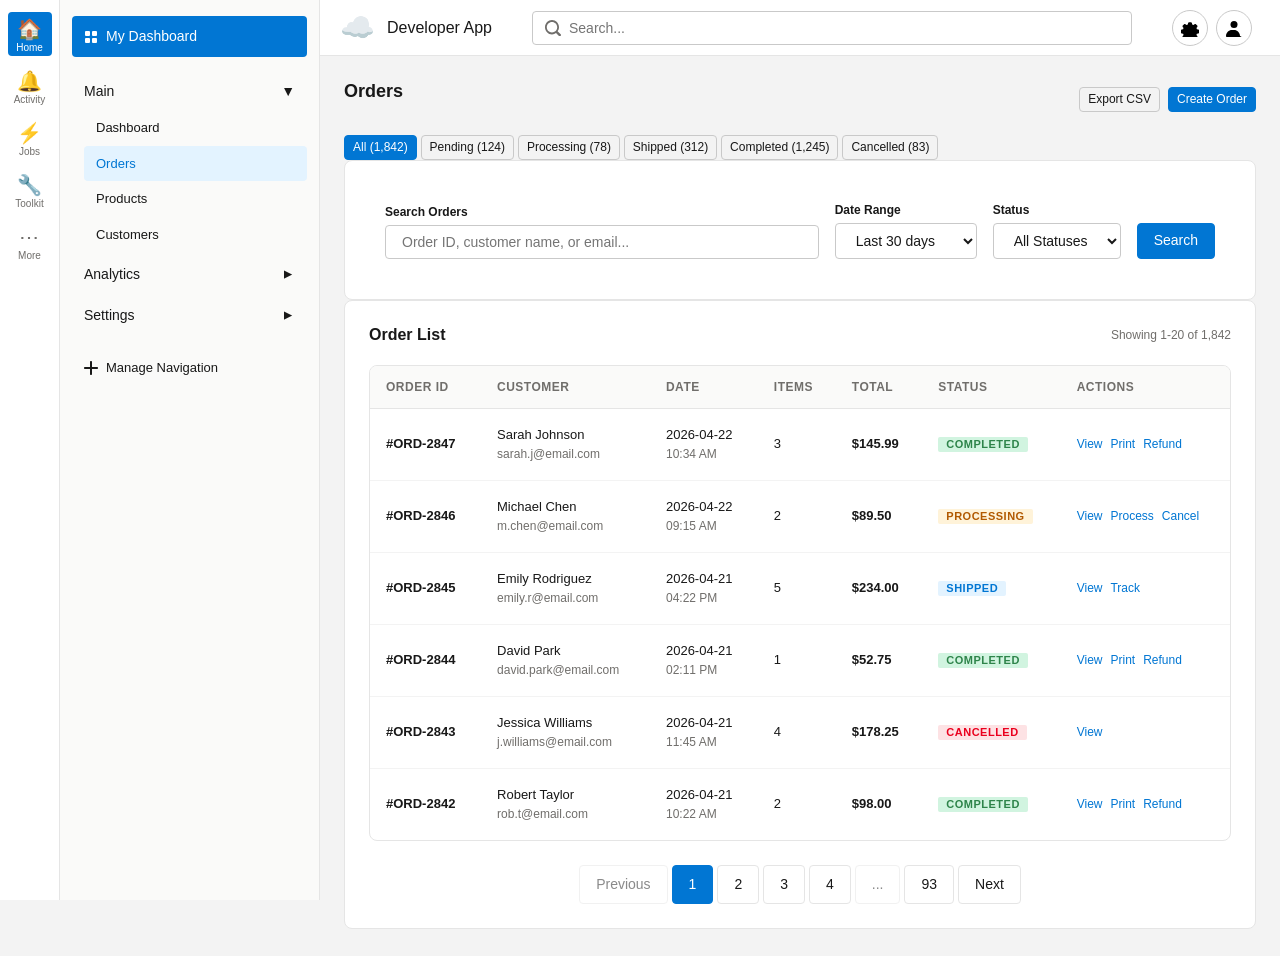
<file: screens/orders.html>
<!DOCTYPE html>
<html lang="en">
<head>
    <meta charset="UTF-8">
    <meta name="viewport" content="width=device-width, initial-scale=1.0">
    <title>Orders - Business Manager</title>
    <link rel="icon" href="../favicon.svg" type="image/svg+xml">
    <link rel="stylesheet" href="../assets/css/core.css">
    <link rel="stylesheet" href="../assets/css/components.css">
    <link rel="stylesheet" href="../assets/css/dev-workspace.css">
</head>
<body>
    <!-- Icon Sidebar -->
    <aside class="dev-icon-sidebar">
        <a href="../index.html" class="dev-icon-sidebar-item active" title="Home">
            <div style="text-align: center;">
                <div style="font-size: 20px;">🏠</div>
                <div class="dev-icon-sidebar-label">Home</div>
            </div>
        </a>
        <div class="dev-icon-sidebar-item" title="Activity">
            <div style="text-align: center;">
                <div style="font-size: 20px;">🔔</div>
                <div class="dev-icon-sidebar-label">Activity</div>
            </div>
        </div>
        <div class="dev-icon-sidebar-item" title="Jobs">
            <div style="text-align: center;">
                <div style="font-size: 20px;">⚡</div>
                <div class="dev-icon-sidebar-label">Jobs</div>
            </div>
        </div>
        <div class="dev-icon-sidebar-item" title="Toolkit">
            <div style="text-align: center;">
                <div style="font-size: 20px;">🔧</div>
                <div class="dev-icon-sidebar-label">Toolkit</div>
            </div>
        </div>
        <div class="dev-icon-sidebar-item" title="More">
            <div style="text-align: center;">
                <div style="font-size: 20px;">⋯</div>
                <div class="dev-icon-sidebar-label">More</div>
            </div>
        </div>
    </aside>

    <!-- Secondary Sidebar -->
    <aside class="dev-secondary-sidebar">
        <a href="dashboard.html" class="dev-dashboard-button">
            <svg width="14" height="14" viewBox="0 0 14 14" fill="currentColor">
                <rect x="1" y="1" width="5" height="5" rx="1"/>
                <rect x="8" y="1" width="5" height="5" rx="1"/>
                <rect x="1" y="8" width="5" height="5" rx="1"/>
                <rect x="8" y="8" width="5" height="5" rx="1"/>
            </svg>
            My Dashboard
        </a>

        <div class="dev-nav-section">
            <div class="dev-nav-section-header" onclick="toggleSection(this)">
                <span>Main</span>
                <span class="dev-nav-section-arrow">▼</span>
            </div>
            <div class="dev-nav-section-content">
                <a href="dashboard.html" class="dev-nav-item">Dashboard</a>
                <a href="orders.html" class="dev-nav-item active">Orders</a>
                <a href="products.html" class="dev-nav-item">Products</a>
                <a href="customers.html" class="dev-nav-item">Customers</a>
            </div>
        </div>

        <div class="dev-nav-section collapsed">
            <div class="dev-nav-section-header" onclick="toggleSection(this)">
                <span>Analytics</span>
                <span class="dev-nav-section-arrow">▼</span>
            </div>
            <div class="dev-nav-section-content">
                <a href="#" class="dev-nav-item">Reports</a>
                <a href="#" class="dev-nav-item">Insights</a>
            </div>
        </div>

        <div class="dev-nav-section collapsed">
            <div class="dev-nav-section-header" onclick="toggleSection(this)">
                <span>Settings</span>
                <span class="dev-nav-section-arrow">▼</span>
            </div>
            <div class="dev-nav-section-content">
                <a href="#" class="dev-nav-item">Site Preferences</a>
                <a href="#" class="dev-nav-item">User Management</a>
            </div>
        </div>

        <a href="#" class="dev-manage-nav">
            <svg width="14" height="14" viewBox="0 0 14 14" fill="currentColor">
                <path d="M13,6H8V1c0-0.6-0.4-1-1-1S6,0.4,6,1v5H1C0.4,6,0,6.4,0,7s0.4,1,1,1h5v5c0,0.6,0.4,1,1,1s1-0.4,1-1V8h5c0.6,0,1-0.4,1-1S13.6,6,13,6z"/>
            </svg>
            Manage Navigation
        </a>
    </aside>

    <!-- Header -->
    <header class="dev-header">
        <a href="../index.html" class="dev-header-logo">
            <span class="dev-cloud-icon">☁️</span>
            <span>Developer App</span>
        </a>
        <div class="dev-header-search">
            <input type="text" class="dev-search-input" placeholder="Search...">
        </div>
        <div class="dev-header-actions">
            <button class="dev-icon-button" title="Settings">
                <svg width="18" height="18" viewBox="0 0 18 18" fill="currentColor">
                    <path d="M9,6.5C7.6,6.5,6.5,7.6,6.5,9s1.1,2.5,2.5,2.5s2.5-1.1,2.5-2.5S10.4,6.5,9,6.5z M17.4,10.6l-1.5-0.3c-0.1-0.4-0.3-0.8-0.5-1.2l0.9-1.2c0.3-0.4,0.2-1-0.1-1.3l-1.3-1.3c-0.3-0.3-0.9-0.4-1.3-0.1l-1.2,0.9c-0.4-0.2-0.8-0.4-1.2-0.5L10.9,4c-0.1-0.5-0.5-0.8-1-0.8H8.1c-0.5,0-0.9,0.3-1,0.8L6.8,5.6C6.4,5.7,6,5.9,5.6,6.1L4.4,5.2c-0.4-0.3-1-0.2-1.3,0.1L1.8,6.6C1.5,6.9,1.4,7.5,1.7,7.9l0.9,1.2C2.4,9.5,2.2,9.9,2.1,10.3l-1.5,0.3c-0.5,0.1-0.8,0.5-0.8,1v1.8c0,0.5,0.3,0.9,0.8,1l1.5,0.3c0.1,0.4,0.3,0.8,0.5,1.2l-0.9,1.2c-0.3,0.4-0.2,1,0.1,1.3l1.3,1.3c0.3,0.3,0.9,0.4,1.3,0.1l1.2-0.9c0.4,0.2,0.8,0.4,1.2,0.5l0.3,1.5c0.1,0.5,0.5,0.8,1,0.8h1.8c0.5,0,0.9-0.3,1-0.8l0.3-1.5c0.4-0.1,0.8-0.3,1.2-0.5l1.2,0.9c0.4,0.3,1,0.2,1.3-0.1l1.3-1.3c0.3-0.3,0.4-0.9,0.1-1.3l-0.9-1.2c0.2-0.4,0.4-0.8,0.5-1.2l1.5-0.3c0.5-0.1,0.8-0.5,0.8-1v-1.8C18.2,11.1,17.9,10.7,17.4,10.6z"/>
                </svg>
            </button>
            <button class="dev-icon-button" title="Profile">
                <svg width="18" height="18" viewBox="0 0 18 18" fill="currentColor">
                    <circle cx="9" cy="5.5" r="3.5"/>
                    <path d="M16,18H2c-0.6,0-1-0.4-1-1c0-3.3,2.7-6,6-6h2c3.3,0,6,2.7,6,6C17,17.6,16.6,18,16,18z"/>
                </svg>
            </button>
        </div>
    </header>

    <!-- Main Content -->
    <main class="dev-main-content">
        <!-- Page Header -->
        <div class="dev-section-header">
            <h1 class="dev-section-title">Orders</h1>
            <div style="display: flex; gap: 8px;">
                <button class="bm-button bm-button-secondary bm-button-sm">Export CSV</button>
                <button class="bm-button bm-button-primary bm-button-sm">Create Order</button>
            </div>
        </div>

        <!-- Status Filter -->
        <div class="order-status-filter">
            <button class="bm-button bm-button-primary bm-button-sm">All (1,842)</button>
            <button class="bm-button bm-button-secondary bm-button-sm">Pending (124)</button>
            <button class="bm-button bm-button-secondary bm-button-sm">Processing (78)</button>
            <button class="bm-button bm-button-secondary bm-button-sm">Shipped (312)</button>
            <button class="bm-button bm-button-secondary bm-button-sm">Completed (1,245)</button>
            <button class="bm-button bm-button-secondary bm-button-sm">Cancelled (83)</button>
        </div>

        <!-- Search and Filters -->
        <div class="dev-card">
            <div style="padding: 16px;">
                <div style="display: flex; gap: 16px; align-items: flex-end;">
                    <div class="bm-form-group" style="flex: 1; margin-bottom: 0;">
                        <label class="bm-form-label">Search Orders</label>
                        <input type="text" class="bm-form-field" placeholder="Order ID, customer name, or email...">
                    </div>
                    <div class="bm-form-group" style="margin-bottom: 0;">
                        <label class="bm-form-label">Date Range</label>
                        <select class="bm-form-field">
                            <option>Last 30 days</option>
                            <option>Last 7 days</option>
                            <option>Last 90 days</option>
                            <option>Custom range</option>
                        </select>
                    </div>
                    <div class="bm-form-group" style="margin-bottom: 0;">
                        <label class="bm-form-label">Status</label>
                        <select class="bm-form-field">
                            <option>All Statuses</option>
                            <option>Pending</option>
                            <option>Processing</option>
                            <option>Shipped</option>
                            <option>Completed</option>
                            <option>Cancelled</option>
                        </select>
                    </div>
                    <button class="bm-button bm-button-primary">Search</button>
                </div>
            </div>
        </div>

        <!-- Orders Table -->
        <div class="dev-card">
            <div style="display: flex; justify-content: space-between; align-items: center; margin-bottom: 20px;">
                <h3 class="dev-card-title" style="margin-bottom: 0;">Order List</h3>
                <span class="text-secondary text-sm">Showing 1-20 of 1,842</span>
            </div>

            <div class="dev-table-container">
                <table class="dev-table">
                        <thead>
                            <tr>
                                <th class="sortable">Order ID</th>
                                <th class="sortable">Customer</th>
                                <th class="sortable">Date</th>
                                <th class="sortable">Items</th>
                                <th class="sortable">Total</th>
                                <th>Status</th>
                                <th>Actions</th>
                            </tr>
                        </thead>
                        <tbody>
                            <tr>
                                <td><strong>#ORD-2847</strong></td>
                                <td>
                                    <div>Sarah Johnson</div>
                                    <div class="text-secondary text-sm">sarah.j@email.com</div>
                                </td>
                                <td>2026-04-22<br><span class="text-secondary text-sm">10:34 AM</span></td>
                                <td>3</td>
                                <td><strong>$145.99</strong></td>
                                <td><span class="bm-badge bm-badge-success">Completed</span></td>
                                <td>
                                    <div class="bm-table-actions">
                                        <a href="#" class="bm-table-action-link">View</a>
                                        <a href="#" class="bm-table-action-link">Print</a>
                                        <a href="#" class="bm-table-action-link">Refund</a>
                                    </div>
                                </td>
                            </tr>
                            <tr>
                                <td><strong>#ORD-2846</strong></td>
                                <td>
                                    <div>Michael Chen</div>
                                    <div class="text-secondary text-sm">m.chen@email.com</div>
                                </td>
                                <td>2026-04-22<br><span class="text-secondary text-sm">09:15 AM</span></td>
                                <td>2</td>
                                <td><strong>$89.50</strong></td>
                                <td><span class="bm-badge bm-badge-warning">Processing</span></td>
                                <td>
                                    <div class="bm-table-actions">
                                        <a href="#" class="bm-table-action-link">View</a>
                                        <a href="#" class="bm-table-action-link">Process</a>
                                        <a href="#" class="bm-table-action-link">Cancel</a>
                                    </div>
                                </td>
                            </tr>
                            <tr>
                                <td><strong>#ORD-2845</strong></td>
                                <td>
                                    <div>Emily Rodriguez</div>
                                    <div class="text-secondary text-sm">emily.r@email.com</div>
                                </td>
                                <td>2026-04-21<br><span class="text-secondary text-sm">04:22 PM</span></td>
                                <td>5</td>
                                <td><strong>$234.00</strong></td>
                                <td><span class="bm-badge bm-badge-primary">Shipped</span></td>
                                <td>
                                    <div class="bm-table-actions">
                                        <a href="#" class="bm-table-action-link">View</a>
                                        <a href="#" class="bm-table-action-link">Track</a>
                                    </div>
                                </td>
                            </tr>
                            <tr>
                                <td><strong>#ORD-2844</strong></td>
                                <td>
                                    <div>David Park</div>
                                    <div class="text-secondary text-sm">david.park@email.com</div>
                                </td>
                                <td>2026-04-21<br><span class="text-secondary text-sm">02:11 PM</span></td>
                                <td>1</td>
                                <td><strong>$52.75</strong></td>
                                <td><span class="bm-badge bm-badge-success">Completed</span></td>
                                <td>
                                    <div class="bm-table-actions">
                                        <a href="#" class="bm-table-action-link">View</a>
                                        <a href="#" class="bm-table-action-link">Print</a>
                                        <a href="#" class="bm-table-action-link">Refund</a>
                                    </div>
                                </td>
                            </tr>
                            <tr>
                                <td><strong>#ORD-2843</strong></td>
                                <td>
                                    <div>Jessica Williams</div>
                                    <div class="text-secondary text-sm">j.williams@email.com</div>
                                </td>
                                <td>2026-04-21<br><span class="text-secondary text-sm">11:45 AM</span></td>
                                <td>4</td>
                                <td><strong>$178.25</strong></td>
                                <td><span class="bm-badge bm-badge-danger">Cancelled</span></td>
                                <td>
                                    <div class="bm-table-actions">
                                        <a href="#" class="bm-table-action-link">View</a>
                                    </div>
                                </td>
                            </tr>
                            <tr>
                                <td><strong>#ORD-2842</strong></td>
                                <td>
                                    <div>Robert Taylor</div>
                                    <div class="text-secondary text-sm">rob.t@email.com</div>
                                </td>
                                <td>2026-04-21<br><span class="text-secondary text-sm">10:22 AM</span></td>
                                <td>2</td>
                                <td><strong>$98.00</strong></td>
                                <td><span class="bm-badge bm-badge-success">Completed</span></td>
                                <td>
                                    <div class="bm-table-actions">
                                        <a href="#" class="bm-table-action-link">View</a>
                                        <a href="#" class="bm-table-action-link">Print</a>
                                        <a href="#" class="bm-table-action-link">Refund</a>
                                    </div>
                                </td>
                            </tr>
                        </tbody>
                    </table>
                </div>

                <!-- Pagination -->
                <div class="bm-pagination">
                    <a href="#" class="bm-pagination-item disabled">Previous</a>
                    <a href="#" class="bm-pagination-item active">1</a>
                    <a href="#" class="bm-pagination-item">2</a>
                    <a href="#" class="bm-pagination-item">3</a>
                    <a href="#" class="bm-pagination-item">4</a>
                    <span class="bm-pagination-item disabled">...</span>
                    <a href="#" class="bm-pagination-item">93</a>
                    <a href="#" class="bm-pagination-item">Next</a>
            </div>
        </div>
    </main>

    <script src="../assets/js/shared-nav.js"></script>
    <script src="../assets/js/interactions.js"></script>
</body>
</html>
</file>
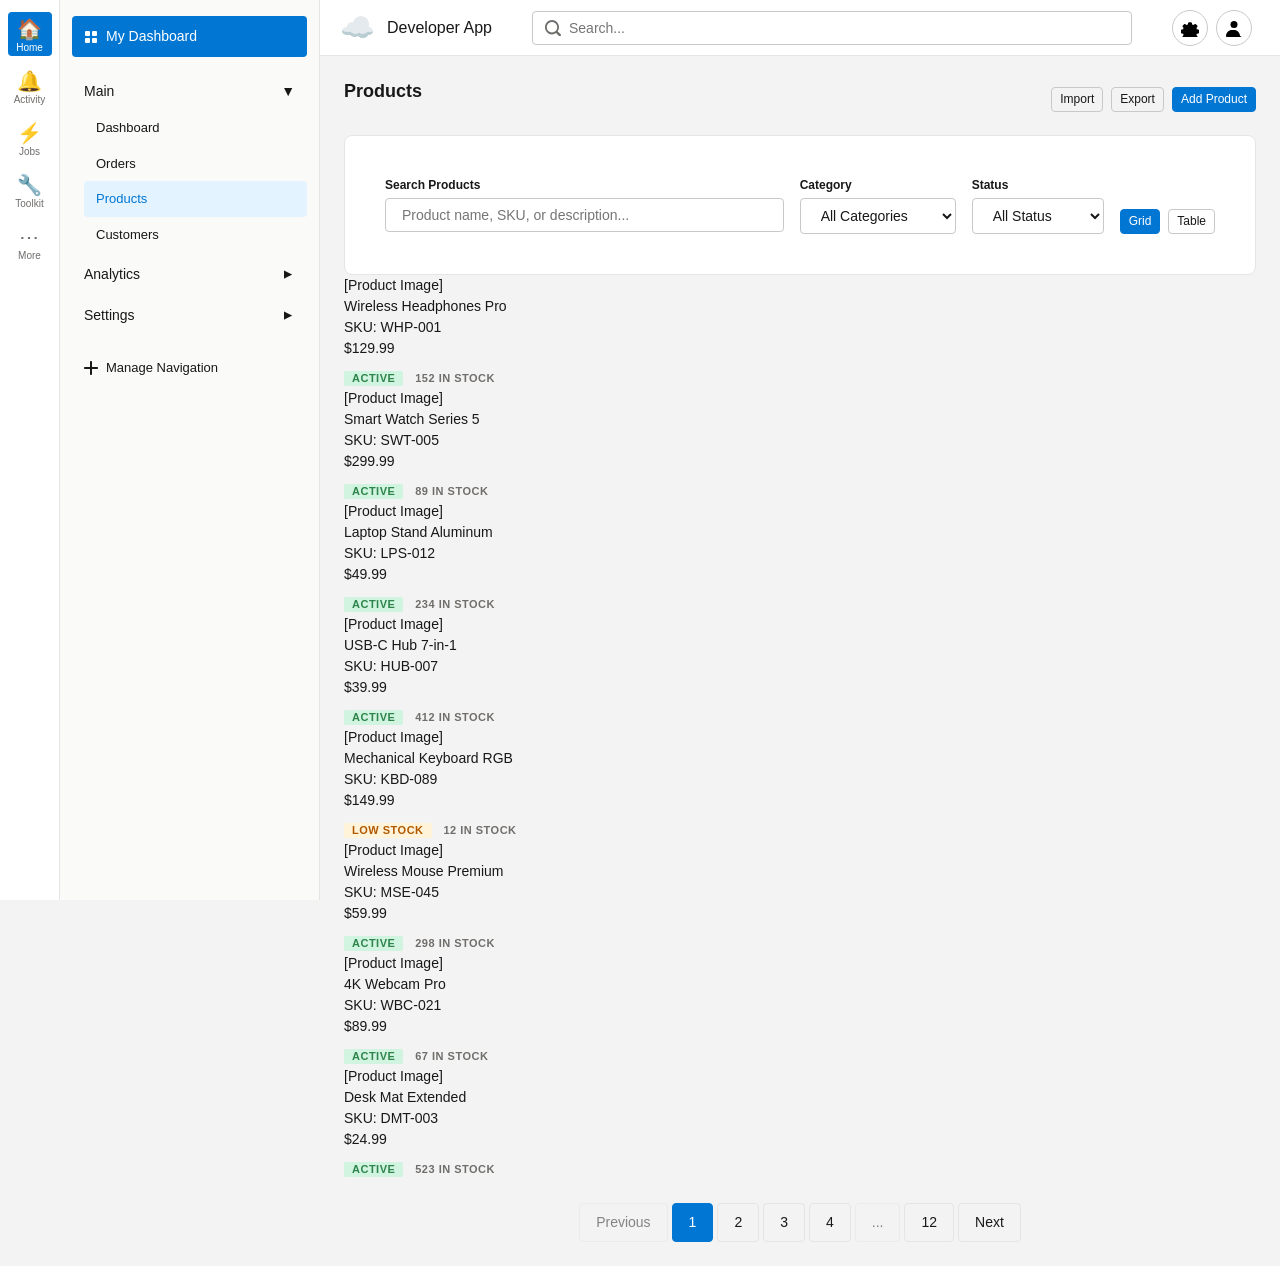
<file: screens/products.html>
<!DOCTYPE html>
<html lang="en">
<head>
    <meta charset="UTF-8">
    <meta name="viewport" content="width=device-width, initial-scale=1.0">
    <title>Products - Business Manager</title>
    <link rel="icon" href="../favicon.svg" type="image/svg+xml">
    <link rel="stylesheet" href="../assets/css/core.css">
    <link rel="stylesheet" href="../assets/css/components.css">
    <link rel="stylesheet" href="../assets/css/dev-workspace.css">
</head>
<body>
    <!-- Icon Sidebar -->
    <aside class="dev-icon-sidebar">
        <a href="../index.html" class="dev-icon-sidebar-item active" title="Home">
            <div style="text-align: center;">
                <div style="font-size: 20px;">🏠</div>
                <div class="dev-icon-sidebar-label">Home</div>
            </div>
        </a>
        <div class="dev-icon-sidebar-item" title="Activity">
            <div style="text-align: center;">
                <div style="font-size: 20px;">🔔</div>
                <div class="dev-icon-sidebar-label">Activity</div>
            </div>
        </div>
        <div class="dev-icon-sidebar-item" title="Jobs">
            <div style="text-align: center;">
                <div style="font-size: 20px;">⚡</div>
                <div class="dev-icon-sidebar-label">Jobs</div>
            </div>
        </div>
        <div class="dev-icon-sidebar-item" title="Toolkit">
            <div style="text-align: center;">
                <div style="font-size: 20px;">🔧</div>
                <div class="dev-icon-sidebar-label">Toolkit</div>
            </div>
        </div>
        <div class="dev-icon-sidebar-item" title="More">
            <div style="text-align: center;">
                <div style="font-size: 20px;">⋯</div>
                <div class="dev-icon-sidebar-label">More</div>
            </div>
        </div>
    </aside>

    <!-- Secondary Sidebar -->
    <aside class="dev-secondary-sidebar">
        <a href="dashboard.html" class="dev-dashboard-button">
            <svg width="14" height="14" viewBox="0 0 14 14" fill="currentColor">
                <rect x="1" y="1" width="5" height="5" rx="1"/>
                <rect x="8" y="1" width="5" height="5" rx="1"/>
                <rect x="1" y="8" width="5" height="5" rx="1"/>
                <rect x="8" y="8" width="5" height="5" rx="1"/>
            </svg>
            My Dashboard
        </a>

        <div class="dev-nav-section">
            <div class="dev-nav-section-header" onclick="toggleSection(this)">
                <span>Main</span>
                <span class="dev-nav-section-arrow">▼</span>
            </div>
            <div class="dev-nav-section-content">
                <a href="dashboard.html" class="dev-nav-item">Dashboard</a>
                <a href="orders.html" class="dev-nav-item">Orders</a>
                <a href="products.html" class="dev-nav-item active">Products</a>
                <a href="customers.html" class="dev-nav-item">Customers</a>
            </div>
        </div>

        <div class="dev-nav-section collapsed">
            <div class="dev-nav-section-header" onclick="toggleSection(this)">
                <span>Analytics</span>
                <span class="dev-nav-section-arrow">▼</span>
            </div>
            <div class="dev-nav-section-content">
                <a href="#" class="dev-nav-item">Reports</a>
                <a href="#" class="dev-nav-item">Insights</a>
            </div>
        </div>

        <div class="dev-nav-section collapsed">
            <div class="dev-nav-section-header" onclick="toggleSection(this)">
                <span>Settings</span>
                <span class="dev-nav-section-arrow">▼</span>
            </div>
            <div class="dev-nav-section-content">
                <a href="#" class="dev-nav-item">Site Preferences</a>
                <a href="#" class="dev-nav-item">User Management</a>
            </div>
        </div>

        <a href="#" class="dev-manage-nav">
            <svg width="14" height="14" viewBox="0 0 14 14" fill="currentColor">
                <path d="M13,6H8V1c0-0.6-0.4-1-1-1S6,0.4,6,1v5H1C0.4,6,0,6.4,0,7s0.4,1,1,1h5v5c0,0.6,0.4,1,1,1s1-0.4,1-1V8h5c0.6,0,1-0.4,1-1S13.6,6,13,6z"/>
            </svg>
            Manage Navigation
        </a>
    </aside>

    <!-- Header -->
    <header class="dev-header">
        <a href="../index.html" class="dev-header-logo">
            <span class="dev-cloud-icon">☁️</span>
            <span>Developer App</span>
        </a>
        <div class="dev-header-search">
            <input type="text" class="dev-search-input" placeholder="Search...">
        </div>
        <div class="dev-header-actions">
            <button class="dev-icon-button" title="Settings">
                <svg width="18" height="18" viewBox="0 0 18 18" fill="currentColor">
                    <path d="M9,6.5C7.6,6.5,6.5,7.6,6.5,9s1.1,2.5,2.5,2.5s2.5-1.1,2.5-2.5S10.4,6.5,9,6.5z M17.4,10.6l-1.5-0.3c-0.1-0.4-0.3-0.8-0.5-1.2l0.9-1.2c0.3-0.4,0.2-1-0.1-1.3l-1.3-1.3c-0.3-0.3-0.9-0.4-1.3-0.1l-1.2,0.9c-0.4-0.2-0.8-0.4-1.2-0.5L10.9,4c-0.1-0.5-0.5-0.8-1-0.8H8.1c-0.5,0-0.9,0.3-1,0.8L6.8,5.6C6.4,5.7,6,5.9,5.6,6.1L4.4,5.2c-0.4-0.3-1-0.2-1.3,0.1L1.8,6.6C1.5,6.9,1.4,7.5,1.7,7.9l0.9,1.2C2.4,9.5,2.2,9.9,2.1,10.3l-1.5,0.3c-0.5,0.1-0.8,0.5-0.8,1v1.8c0,0.5,0.3,0.9,0.8,1l1.5,0.3c0.1,0.4,0.3,0.8,0.5,1.2l-0.9,1.2c-0.3,0.4-0.2,1,0.1,1.3l1.3,1.3c0.3,0.3,0.9,0.4,1.3,0.1l1.2-0.9c0.4,0.2,0.8,0.4,1.2,0.5l0.3,1.5c0.1,0.5,0.5,0.8,1,0.8h1.8c0.5,0,0.9-0.3,1-0.8l0.3-1.5c0.4-0.1,0.8-0.3,1.2-0.5l1.2,0.9c0.4,0.3,1,0.2,1.3-0.1l1.3-1.3c0.3-0.3,0.4-0.9,0.1-1.3l-0.9-1.2c0.2-0.4,0.4-0.8,0.5-1.2l1.5-0.3c0.5-0.1,0.8-0.5,0.8-1v-1.8C18.2,11.1,17.9,10.7,17.4,10.6z"/>
                </svg>
            </button>
            <button class="dev-icon-button" title="Profile">
                <svg width="18" height="18" viewBox="0 0 18 18" fill="currentColor">
                    <circle cx="9" cy="5.5" r="3.5"/>
                    <path d="M16,18H2c-0.6,0-1-0.4-1-1c0-3.3,2.7-6,6-6h2c3.3,0,6,2.7,6,6C17,17.6,16.6,18,16,18z"/>
                </svg>
            </button>
        </div>
    </header>

    <!-- Main Content -->
    <main class="dev-main-content">
        <!-- Page Header -->
        <div class="dev-section-header">
            <h1 class="dev-section-title">Products</h1>
            <div style="display: flex; gap: 8px;">
                <button class="bm-button bm-button-secondary bm-button-sm">Import</button>
                <button class="bm-button bm-button-secondary bm-button-sm">Export</button>
                <button class="bm-button bm-button-primary bm-button-sm">Add Product</button>
            </div>
        </div>

        <!-- View Toggle and Filters -->
        <div class="dev-card">
            <div style="padding: 16px;">
                <div style="display: flex; gap: 16px; justify-content: space-between; align-items: flex-end;">
                    <div style="display: flex; gap: 16px; flex: 1;">
                        <div class="bm-form-group" style="flex: 1; margin-bottom: 0;">
                            <label class="bm-form-label">Search Products</label>
                            <input type="text" class="bm-form-field" placeholder="Product name, SKU, or description...">
                        </div>
                        <div class="bm-form-group" style="margin-bottom: 0;">
                            <label class="bm-form-label">Category</label>
                            <select class="bm-form-field">
                                <option>All Categories</option>
                                <option>Electronics</option>
                                <option>Clothing</option>
                                <option>Home & Garden</option>
                                <option>Sports</option>
                            </select>
                        </div>
                        <div class="bm-form-group" style="margin-bottom: 0;">
                            <label class="bm-form-label">Status</label>
                            <select class="bm-form-field">
                                <option>All Status</option>
                                <option>Active</option>
                                <option>Draft</option>
                                <option>Out of Stock</option>
                            </select>
                        </div>
                    </div>
                    <div class="bm-button-group" style="margin-bottom: 0;">
                        <button class="bm-button bm-button-primary bm-button-sm">Grid</button>
                        <button class="bm-button bm-button-secondary bm-button-sm">Table</button>
                    </div>
                </div>
            </div>
        </div>

        <!-- Products Grid -->
        <div class="product-grid">
            <!-- Product Card 1 -->
            <div class="product-card">
                <div class="product-image">
                    [Product Image]
                </div>
                <div class="product-info">
                    <div class="product-name">Wireless Headphones Pro</div>
                    <div class="product-sku">SKU: WHP-001</div>
                    <div class="product-price">$129.99</div>
                    <div style="margin-top: 8px;">
                        <span class="bm-badge bm-badge-success">Active</span>
                        <span class="bm-badge bm-badge-neutral">152 in stock</span>
                    </div>
                </div>
            </div>

            <!-- Product Card 2 -->
            <div class="product-card">
                <div class="product-image">
                    [Product Image]
                </div>
                <div class="product-info">
                    <div class="product-name">Smart Watch Series 5</div>
                    <div class="product-sku">SKU: SWT-005</div>
                    <div class="product-price">$299.99</div>
                    <div style="margin-top: 8px;">
                        <span class="bm-badge bm-badge-success">Active</span>
                        <span class="bm-badge bm-badge-neutral">89 in stock</span>
                    </div>
                </div>
            </div>

            <!-- Product Card 3 -->
            <div class="product-card">
                <div class="product-image">
                    [Product Image]
                </div>
                <div class="product-info">
                    <div class="product-name">Laptop Stand Aluminum</div>
                    <div class="product-sku">SKU: LPS-012</div>
                    <div class="product-price">$49.99</div>
                    <div style="margin-top: 8px;">
                        <span class="bm-badge bm-badge-success">Active</span>
                        <span class="bm-badge bm-badge-neutral">234 in stock</span>
                    </div>
                </div>
            </div>

            <!-- Product Card 4 -->
            <div class="product-card">
                <div class="product-image">
                    [Product Image]
                </div>
                <div class="product-info">
                    <div class="product-name">USB-C Hub 7-in-1</div>
                    <div class="product-sku">SKU: HUB-007</div>
                    <div class="product-price">$39.99</div>
                    <div style="margin-top: 8px;">
                        <span class="bm-badge bm-badge-success">Active</span>
                        <span class="bm-badge bm-badge-neutral">412 in stock</span>
                    </div>
                </div>
            </div>

            <!-- Product Card 5 -->
            <div class="product-card">
                <div class="product-image">
                    [Product Image]
                </div>
                <div class="product-info">
                    <div class="product-name">Mechanical Keyboard RGB</div>
                    <div class="product-sku">SKU: KBD-089</div>
                    <div class="product-price">$149.99</div>
                    <div style="margin-top: 8px;">
                        <span class="bm-badge bm-badge-warning">Low Stock</span>
                        <span class="bm-badge bm-badge-neutral">12 in stock</span>
                    </div>
                </div>
            </div>

            <!-- Product Card 6 -->
            <div class="product-card">
                <div class="product-image">
                    [Product Image]
                </div>
                <div class="product-info">
                    <div class="product-name">Wireless Mouse Premium</div>
                    <div class="product-sku">SKU: MSE-045</div>
                    <div class="product-price">$59.99</div>
                    <div style="margin-top: 8px;">
                        <span class="bm-badge bm-badge-success">Active</span>
                        <span class="bm-badge bm-badge-neutral">298 in stock</span>
                    </div>
                </div>
            </div>

            <!-- Product Card 7 -->
            <div class="product-card">
                <div class="product-image">
                    [Product Image]
                </div>
                <div class="product-info">
                    <div class="product-name">4K Webcam Pro</div>
                    <div class="product-sku">SKU: WBC-021</div>
                    <div class="product-price">$89.99</div>
                    <div style="margin-top: 8px;">
                        <span class="bm-badge bm-badge-success">Active</span>
                        <span class="bm-badge bm-badge-neutral">67 in stock</span>
                    </div>
                </div>
            </div>

            <!-- Product Card 8 -->
            <div class="product-card">
                <div class="product-image">
                    [Product Image]
                </div>
                <div class="product-info">
                    <div class="product-name">Desk Mat Extended</div>
                    <div class="product-sku">SKU: DMT-003</div>
                    <div class="product-price">$24.99</div>
                    <div style="margin-top: 8px;">
                        <span class="bm-badge bm-badge-success">Active</span>
                        <span class="bm-badge bm-badge-neutral">523 in stock</span>
                    </div>
                </div>
            </div>
        </div>

        <!-- Pagination -->
        <div class="bm-pagination">
            <a href="#" class="bm-pagination-item disabled">Previous</a>
            <a href="#" class="bm-pagination-item active">1</a>
            <a href="#" class="bm-pagination-item">2</a>
            <a href="#" class="bm-pagination-item">3</a>
            <a href="#" class="bm-pagination-item">4</a>
            <span class="bm-pagination-item disabled">...</span>
            <a href="#" class="bm-pagination-item">12</a>
            <a href="#" class="bm-pagination-item">Next</a>
        </div>
    </main>

    <script src="../assets/js/shared-nav.js"></script>
    <script src="../assets/js/interactions.js"></script>
</body>
</html>
</file>
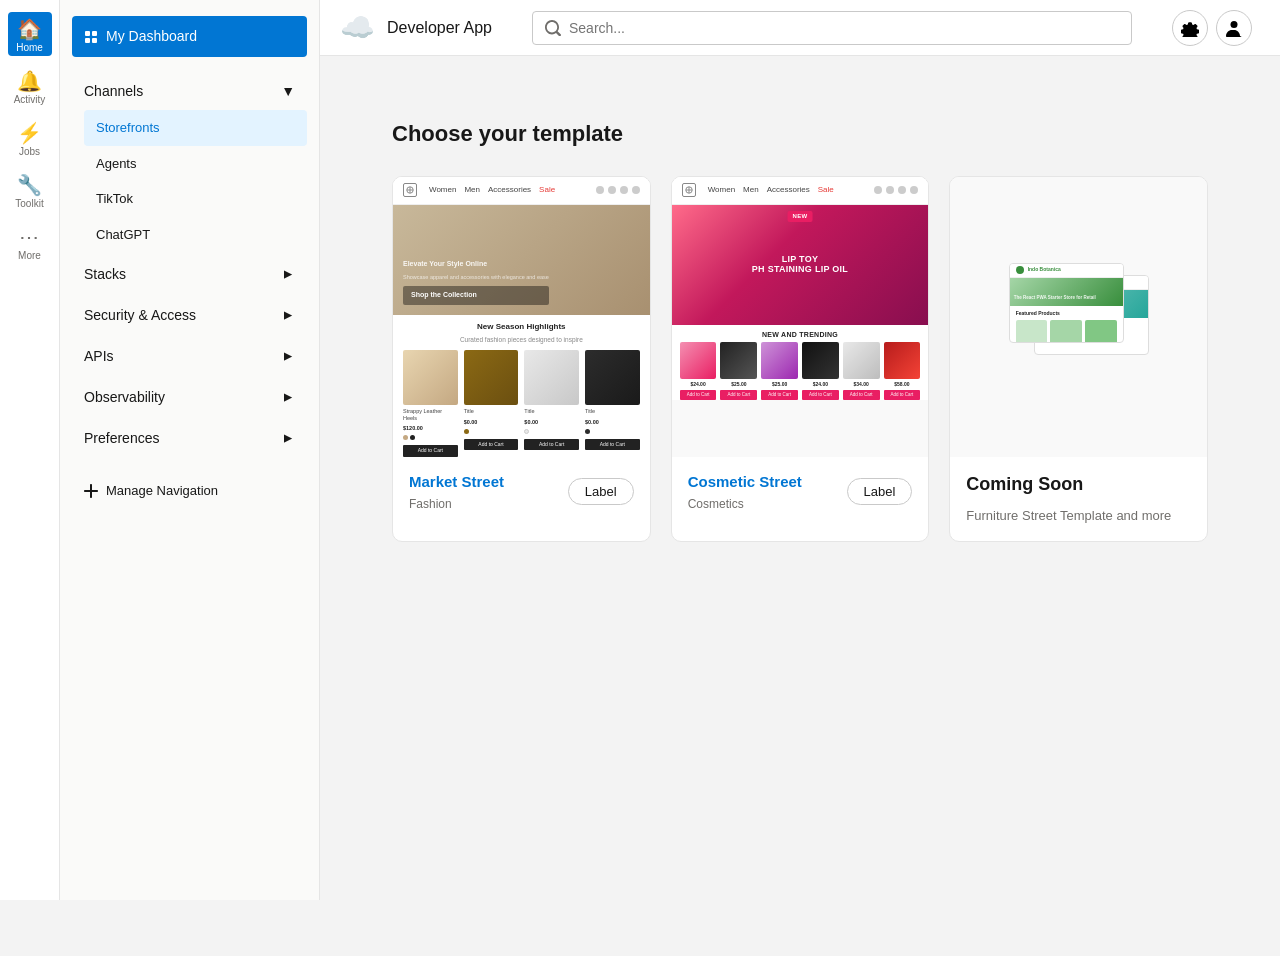
<file: screens/storefront-choose-template.html>
<!DOCTYPE html>
<html lang="en">
<head>
    <meta charset="UTF-8">
    <meta name="viewport" content="width=device-width, initial-scale=1.0">
    <title>Choose Template - Business Manager</title>
    <link rel="icon" href="../favicon.svg" type="image/svg+xml">
    <link rel="stylesheet" href="../assets/css/core.css">
    <link rel="stylesheet" href="../assets/css/components.css">
    <link rel="stylesheet" href="../assets/css/dev-workspace.css">
    <style>
        .choose-template-page {
            background-color: #F3F3F3;
            min-height: calc(100vh - 56px);
        }

        .choose-template-inner {
            padding: 40px 48px;
        }

        .choose-template-title {
            font-size: 22px;
            font-weight: 700;
            color: #181818;
            margin-bottom: 28px;
        }

        .template-grid {
            display: grid;
            grid-template-columns: repeat(3, 1fr);
            gap: 20px;
        }

        .template-card {
            background: #fff;
            border: 1px solid #E5E5E5;
            border-radius: 10px;
            overflow: hidden;
            cursor: pointer;
            transition: border-color 0.15s, box-shadow 0.15s;
            text-decoration: none;
            display: block;
        }

        .template-card:hover {
            border-color: #0176D3;
            box-shadow: 0 4px 16px rgba(0,0,0,0.10);
        }

        .template-card.coming-soon {
            cursor: default;
        }

        .template-card.coming-soon:hover {
            border-color: #E5E5E5;
            box-shadow: none;
        }

        .template-preview {
            width: 100%;
            height: 280px;
            overflow: hidden;
            position: relative;
            background: #F9F9F9;
        }

        /* ---- Market Street preview ---- */
        .preview-ms {
            background: #fff;
            display: flex;
            flex-direction: column;
        }

        .preview-ms-nav {
            height: 28px;
            background: #fff;
            border-bottom: 1px solid #eee;
            display: flex;
            align-items: center;
            padding: 0 10px;
            gap: 6px;
        }

        .preview-ms-nav-logo {
            width: 14px; height: 14px;
            border: 1.5px solid #888;
            border-radius: 2px;
            display: flex; align-items: center; justify-content: center;
        }

        .preview-ms-nav-links {
            display: flex; gap: 8px; margin-left: 6px;
        }

        .preview-ms-nav-link {
            font-size: 8px; color: #444; white-space: nowrap;
        }

        .preview-ms-nav-link.sale { color: #E53935; }

        .preview-ms-nav-icons {
            margin-left: auto;
            display: flex; gap: 4px;
        }

        .preview-ms-nav-icon {
            width: 8px; height: 8px;
            background: #ccc;
            border-radius: 50%;
        }

        .preview-ms-hero {
            position: relative;
            background: linear-gradient(135deg, #c8b89a 0%, #a89070 100%);
            flex: 0 0 110px;
            display: flex; align-items: flex-end;
            padding: 10px;
        }

        .preview-ms-hero-text {
            background: rgba(0,0,0,0.4);
            color: #fff;
            font-size: 7px;
            font-weight: 700;
            padding: 4px 8px;
            border-radius: 2px;
        }

        .preview-ms-section-title {
            font-size: 8px;
            font-weight: 700;
            color: #222;
            text-align: center;
            padding: 6px 0 2px;
        }

        .preview-ms-sub {
            font-size: 6.5px;
            color: #888;
            text-align: center;
            margin-bottom: 6px;
        }

        .preview-ms-products {
            display: grid;
            grid-template-columns: repeat(4, 1fr);
            gap: 6px;
            padding: 0 10px;
        }

        .preview-ms-product {
            display: flex; flex-direction: column; gap: 3px;
        }

        .preview-ms-product-img {
            aspect-ratio: 1;
            border-radius: 2px;
        }

        .preview-ms-product-img.shoe-1 { background: linear-gradient(135deg, #e8d5b0 0%, #c4a882 100%); }
        .preview-ms-product-img.shoe-2 { background: linear-gradient(135deg, #8B6914 0%, #6B4F10 100%); }
        .preview-ms-product-img.shoe-3 { background: linear-gradient(135deg, #E8E8E8 0%, #C8C8C8 100%); }
        .preview-ms-product-img.shoe-4 { background: linear-gradient(135deg, #2C2C2C 0%, #1A1A1A 100%); }

        .preview-ms-product-name { font-size: 5.5px; color: #444; line-height: 1.2; }
        .preview-ms-product-price { font-size: 5.5px; color: #222; font-weight: 600; }
        .preview-ms-product-swatches { display: flex; gap: 2px; }
        .preview-ms-product-swatch { width: 5px; height: 5px; border-radius: 50%; }

        .preview-ms-add-btn {
            background: #222;
            color: #fff;
            font-size: 5px;
            text-align: center;
            padding: 2px;
            border-radius: 1px;
            margin-top: 2px;
        }

        /* ---- Cosmetic Street preview ---- */
        .preview-cs {
            background: #fff;
            display: flex;
            flex-direction: column;
        }

        .preview-cs-nav {
            height: 28px;
            background: #fff;
            border-bottom: 1px solid #eee;
            display: flex;
            align-items: center;
            padding: 0 10px;
            gap: 6px;
        }

        .preview-cs-hero {
            flex: 0 0 120px;
            background: linear-gradient(135deg, #FF6B8A 0%, #C2185B 40%, #880E4F 100%);
            display: flex; flex-direction: column;
            align-items: center; justify-content: center;
            padding: 8px;
            position: relative;
        }

        .preview-cs-new-badge {
            position: absolute; top: 6px; left: 50%;
            transform: translateX(-50%);
            background: #E91E63;
            color: #fff;
            font-size: 6px;
            font-weight: 700;
            padding: 1px 5px;
            border-radius: 2px;
            letter-spacing: 0.05em;
        }

        .preview-cs-hero-product {
            font-size: 9px;
            font-weight: 900;
            color: #fff;
            text-align: center;
            text-transform: uppercase;
            letter-spacing: 0.03em;
            line-height: 1.1;
        }

        .preview-cs-hero-sub {
            font-size: 6px;
            color: rgba(255,255,255,0.85);
            text-align: center;
        }

        .preview-cs-trending {
            font-size: 7px;
            font-weight: 800;
            text-align: center;
            color: #222;
            padding: 5px 0 2px;
            text-transform: uppercase;
            letter-spacing: 0.04em;
        }

        .preview-cs-products {
            display: grid;
            grid-template-columns: repeat(6, 1fr);
            gap: 4px;
            padding: 0 8px;
        }

        .preview-cs-product {
            display: flex; flex-direction: column; gap: 2px;
        }

        .preview-cs-product-img {
            aspect-ratio: 1;
            border-radius: 2px;
        }

        .preview-cs-product-img.p1 { background: linear-gradient(135deg, #F48FB1 0%, #E91E63 100%); }
        .preview-cs-product-img.p2 { background: linear-gradient(135deg, #222 0%, #555 100%); }
        .preview-cs-product-img.p3 { background: linear-gradient(135deg, #CE93D8 0%, #9C27B0 100%); }
        .preview-cs-product-img.p4 { background: linear-gradient(135deg, #111 0%, #333 100%); }
        .preview-cs-product-img.p5 { background: linear-gradient(135deg, #E8E8E8 0%, #BDBDBD 100%); }
        .preview-cs-product-img.p6 { background: linear-gradient(135deg, #B71C1C 0%, #F44336 100%); }

        .preview-cs-product-price { font-size: 5px; color: #222; font-weight: 600; text-align: center; }

        .preview-cs-add-btn {
            background: #E91E63;
            color: #fff;
            font-size: 4.5px;
            text-align: center;
            padding: 1.5px;
            border-radius: 1px;
        }

        /* ---- Coming Soon card ---- */
        .preview-coming-soon {
            background: #F9F9F9;
            display: flex; flex-direction: column;
            align-items: center; justify-content: center;
            position: relative;
            overflow: hidden;
        }

        .coming-soon-stack {
            position: relative;
            width: 140px; height: 100px;
            margin-bottom: 8px;
        }

        .coming-soon-card-back {
            position: absolute;
            top: 12px; right: 0;
            width: 115px; height: 80px;
            background: #fff;
            border: 1px solid #ddd;
            border-radius: 4px;
            overflow: hidden;
        }

        .coming-soon-card-front {
            position: absolute;
            top: 0; left: 0;
            width: 115px; height: 80px;
            background: #fff;
            border: 1px solid #ddd;
            border-radius: 4px;
            overflow: hidden;
        }

        .coming-soon-card-inner {
            display: flex; flex-direction: column;
        }

        .cs-mini-nav {
            height: 14px;
            background: #fff;
            border-bottom: 1px solid #eee;
            display: flex; align-items: center;
            padding: 0 6px; gap: 4px;
        }

        .cs-mini-logo { font-size: 5px; color: #888; font-weight: 700; }

        .cs-mini-hero {
            background: linear-gradient(135deg, #80CBC4 0%, #26A69A 100%);
            flex: 0 0 32px;
        }

        .cs-mini-content {
            padding: 4px 6px;
        }

        .cs-mini-title { font-size: 5px; font-weight: 700; color: #222; }
        .cs-mini-sub { font-size: 4px; color: #888; }

        /* ---- Card footer ---- */
        .template-footer {
            padding: 14px 16px 16px;
            display: flex;
            align-items: center;
            justify-content: space-between;
        }

        .template-name-group {}

        .template-name {
            font-size: 15px;
            font-weight: 700;
            color: #0176D3;
            margin-bottom: 2px;
        }

        .template-category {
            font-size: 12px;
            color: #706E6B;
        }

        .template-label-btn {
            padding: 5px 16px;
            border: 1.5px solid #C9C9C9;
            border-radius: 20px;
            font-size: 13px;
            font-weight: 500;
            color: #181818;
            background: transparent;
            cursor: pointer;
        }

        .template-coming-soon-footer {
            padding: 14px 16px 16px;
        }

        .template-coming-soon-title {
            font-size: 18px;
            font-weight: 700;
            color: #181818;
            margin-bottom: 8px;
        }

        .template-coming-soon-desc {
            font-size: 13px;
            color: #706E6B;
        }
    </style>
</head>
<body>
    <!-- Icon Sidebar -->
    <aside class="dev-icon-sidebar">
        <a href="../index.html" class="dev-icon-sidebar-item active" title="Home">
            <div style="text-align: center;">
                <div style="font-size: 20px;">🏠</div>
                <div class="dev-icon-sidebar-label">Home</div>
            </div>
        </a>
        <div class="dev-icon-sidebar-item" title="Activity">
            <div style="text-align: center;">
                <div style="font-size: 20px;">🔔</div>
                <div class="dev-icon-sidebar-label">Activity</div>
            </div>
        </div>
        <div class="dev-icon-sidebar-item" title="Jobs">
            <div style="text-align: center;">
                <div style="font-size: 20px;">⚡</div>
                <div class="dev-icon-sidebar-label">Jobs</div>
            </div>
        </div>
        <div class="dev-icon-sidebar-item" title="Toolkit">
            <div style="text-align: center;">
                <div style="font-size: 20px;">🔧</div>
                <div class="dev-icon-sidebar-label">Toolkit</div>
            </div>
        </div>
        <div class="dev-icon-sidebar-item" title="More">
            <div style="text-align: center;">
                <div style="font-size: 20px;">⋯</div>
                <div class="dev-icon-sidebar-label">More</div>
            </div>
        </div>
    </aside>

    <!-- Secondary Sidebar -->
    <aside class="dev-secondary-sidebar">
        <a href="dashboard.html" class="dev-dashboard-button">
            <svg width="14" height="14" viewBox="0 0 14 14" fill="currentColor">
                <rect x="1" y="1" width="5" height="5" rx="1"/>
                <rect x="8" y="1" width="5" height="5" rx="1"/>
                <rect x="1" y="8" width="5" height="5" rx="1"/>
                <rect x="8" y="8" width="5" height="5" rx="1"/>
            </svg>
            My Dashboard
        </a>

        <div class="dev-nav-section">
            <div class="dev-nav-section-header" onclick="toggleSection(this)">
                <span>Channels</span>
                <span class="dev-nav-section-arrow">▼</span>
            </div>
            <div class="dev-nav-section-content">
                <a href="storefronts-list.html" class="dev-nav-item active">Storefronts</a>
                <a href="#" class="dev-nav-item">Agents</a>
                <a href="#" class="dev-nav-item">TikTok</a>
                <a href="#" class="dev-nav-item">ChatGPT</a>
            </div>
        </div>

        <div class="dev-nav-section collapsed">
            <div class="dev-nav-section-header" onclick="toggleSection(this)">
                <span>Stacks</span>
                <span class="dev-nav-section-arrow">▼</span>
            </div>
            <div class="dev-nav-section-content">
                <a href="#" class="dev-nav-item">Stack 1</a>
                <a href="#" class="dev-nav-item">Stack 2</a>
            </div>
        </div>

        <div class="dev-nav-section collapsed">
            <div class="dev-nav-section-header" onclick="toggleSection(this)">
                <span>Security & Access</span>
                <span class="dev-nav-section-arrow">▼</span>
            </div>
            <div class="dev-nav-section-content">
                <a href="#" class="dev-nav-item">Permissions</a>
                <a href="#" class="dev-nav-item">API Keys</a>
            </div>
        </div>

        <div class="dev-nav-section collapsed">
            <div class="dev-nav-section-header" onclick="toggleSection(this)">
                <span>APIs</span>
                <span class="dev-nav-section-arrow">▼</span>
            </div>
            <div class="dev-nav-section-content">
                <a href="#" class="dev-nav-item">Endpoints</a>
                <a href="#" class="dev-nav-item">Documentation</a>
            </div>
        </div>

        <div class="dev-nav-section collapsed">
            <div class="dev-nav-section-header" onclick="toggleSection(this)">
                <span>Observability</span>
                <span class="dev-nav-section-arrow">▼</span>
            </div>
            <div class="dev-nav-section-content">
                <a href="#" class="dev-nav-item">Logs</a>
                <a href="#" class="dev-nav-item">Metrics</a>
            </div>
        </div>

        <div class="dev-nav-section collapsed">
            <div class="dev-nav-section-header" onclick="toggleSection(this)">
                <span>Preferences</span>
                <span class="dev-nav-section-arrow">▼</span>
            </div>
            <div class="dev-nav-section-content">
                <a href="#" class="dev-nav-item">Settings</a>
                <a href="#" class="dev-nav-item">Profile</a>
            </div>
        </div>

        <a href="#" class="dev-manage-nav">
            <svg width="14" height="14" viewBox="0 0 14 14" fill="currentColor">
                <path d="M13,6H8V1c0-0.6-0.4-1-1-1S6,0.4,6,1v5H1C0.4,6,0,6.4,0,7s0.4,1,1,1h5v5c0,0.6,0.4,1,1,1s1-0.4,1-1V8h5c0.6,0,1-0.4,1-1S13.6,6,13,6z"/>
            </svg>
            Manage Navigation
        </a>
    </aside>

    <!-- Header -->
    <header class="dev-header">
        <a href="../index.html" class="dev-header-logo">
            <span class="dev-cloud-icon">☁️</span>
            <span>Developer App</span>
        </a>
        <div class="dev-header-search">
            <input type="text" class="dev-search-input" placeholder="Search...">
        </div>
        <div class="dev-header-actions">
            <button class="dev-icon-button" title="Settings">
                <svg width="18" height="18" viewBox="0 0 18 18" fill="currentColor">
                    <path d="M9,6.5C7.6,6.5,6.5,7.6,6.5,9s1.1,2.5,2.5,2.5s2.5-1.1,2.5-2.5S10.4,6.5,9,6.5z M17.4,10.6l-1.5-0.3c-0.1-0.4-0.3-0.8-0.5-1.2l0.9-1.2c0.3-0.4,0.2-1-0.1-1.3l-1.3-1.3c-0.3-0.3-0.9-0.4-1.3-0.1l-1.2,0.9c-0.4-0.2-0.8-0.4-1.2-0.5L10.9,4c-0.1-0.5-0.5-0.8-1-0.8H8.1c-0.5,0-0.9,0.3-1,0.8L6.8,5.6C6.4,5.7,6,5.9,5.6,6.1L4.4,5.2c-0.4-0.3-1-0.2-1.3,0.1L1.8,6.6C1.5,6.9,1.4,7.5,1.7,7.9l0.9,1.2C2.4,9.5,2.2,9.9,2.1,10.3l-1.5,0.3c-0.5,0.1-0.8,0.5-0.8,1v1.8c0,0.5,0.3,0.9,0.8,1l1.5,0.3c0.1,0.4,0.3,0.8,0.5,1.2l-0.9,1.2c-0.3,0.4-0.2,1,0.1,1.3l1.3,1.3c0.3,0.3,0.9,0.4,1.3,0.1l1.2-0.9c0.4,0.2,0.8,0.4,1.2,0.5l0.3,1.5c0.1,0.5,0.5,0.8,1,0.8h1.8c0.5,0,0.9-0.3,1-0.8l0.3-1.5c0.4-0.1,0.8-0.3,1.2-0.5l1.2,0.9c0.4,0.3,1,0.2,1.3-0.1l1.3-1.3c0.3-0.3,0.4-0.9,0.1-1.3l-0.9-1.2c0.2-0.4,0.4-0.8,0.5-1.2l1.5-0.3c0.5-0.1,0.8-0.5,0.8-1v-1.8C18.2,11.1,17.9,10.7,17.4,10.6z"/>
                </svg>
            </button>
            <button class="dev-icon-button" title="Profile">
                <svg width="18" height="18" viewBox="0 0 18 18" fill="currentColor">
                    <circle cx="9" cy="5.5" r="3.5"/>
                    <path d="M16,18H2c-0.6,0-1-0.4-1-1c0-3.3,2.7-6,6-6h2c3.3,0,6,2.7,6,6C17,17.6,16.6,18,16,18z"/>
                </svg>
            </button>
        </div>
    </header>

    <!-- Main Content -->
    <main class="dev-main-content choose-template-page">
        <div class="choose-template-inner">
            <h1 class="choose-template-title">Choose your template</h1>

            <div class="template-grid">

                <!-- Market Street -->
                <a href="storefront-new.html" class="template-card">
                    <div class="template-preview">
                        <div class="preview-ms">
                            <!-- Nav -->
                            <div class="preview-ms-nav">
                                <div class="preview-ms-nav-logo">
                                    <svg width="8" height="8" viewBox="0 0 10 10" fill="none" stroke="#888" stroke-width="1.2"><path d="M1,5a4,4 0 1,0 8,0a4,4 0 1,0 -8,0"/><path d="M5,1v8M1,5h8"/></svg>
                                </div>
                                <div class="preview-ms-nav-links">
                                    <span class="preview-ms-nav-link">Women</span>
                                    <span class="preview-ms-nav-link">Men</span>
                                    <span class="preview-ms-nav-link">Accessories</span>
                                    <span class="preview-ms-nav-link sale">Sale</span>
                                </div>
                                <div class="preview-ms-nav-icons">
                                    <div class="preview-ms-nav-icon"></div>
                                    <div class="preview-ms-nav-icon"></div>
                                    <div class="preview-ms-nav-icon"></div>
                                    <div class="preview-ms-nav-icon"></div>
                                </div>
                            </div>
                            <!-- Hero -->
                            <div class="preview-ms-hero">
                                <div>
                                    <div style="font-size:7px;color:rgba(255,255,255,0.9);font-weight:600;margin-bottom:3px;">Elevate Your Style Online</div>
                                    <div style="font-size:5.5px;color:rgba(255,255,255,0.75);margin-bottom:5px;">Showcase apparel and accessories with elegance and ease</div>
                                    <div class="preview-ms-hero-text">Shop the Collection</div>
                                </div>
                            </div>
                            <!-- Products -->
                            <div class="preview-ms-section-title">New Season Highlights</div>
                            <div class="preview-ms-sub">Curated fashion pieces designed to inspire</div>
                            <div class="preview-ms-products">
                                <div class="preview-ms-product">
                                    <div class="preview-ms-product-img shoe-1"></div>
                                    <div class="preview-ms-product-name">Strappy Leather Heels</div>
                                    <div class="preview-ms-product-price">$120.00</div>
                                    <div class="preview-ms-product-swatches">
                                        <div class="preview-ms-product-swatch" style="background:#c4a882"></div>
                                        <div class="preview-ms-product-swatch" style="background:#222"></div>
                                    </div>
                                    <div class="preview-ms-add-btn">Add to Cart</div>
                                </div>
                                <div class="preview-ms-product">
                                    <div class="preview-ms-product-img shoe-2"></div>
                                    <div class="preview-ms-product-name">Title</div>
                                    <div class="preview-ms-product-price">$0.00</div>
                                    <div class="preview-ms-product-swatches">
                                        <div class="preview-ms-product-swatch" style="background:#8B6914"></div>
                                    </div>
                                    <div class="preview-ms-add-btn">Add to Cart</div>
                                </div>
                                <div class="preview-ms-product">
                                    <div class="preview-ms-product-img shoe-3"></div>
                                    <div class="preview-ms-product-name">Title</div>
                                    <div class="preview-ms-product-price">$0.00</div>
                                    <div class="preview-ms-product-swatches">
                                        <div class="preview-ms-product-swatch" style="background:#e8e8e8;border:1px solid #ccc"></div>
                                    </div>
                                    <div class="preview-ms-add-btn">Add to Cart</div>
                                </div>
                                <div class="preview-ms-product">
                                    <div class="preview-ms-product-img shoe-4"></div>
                                    <div class="preview-ms-product-name">Title</div>
                                    <div class="preview-ms-product-price">$0.00</div>
                                    <div class="preview-ms-product-swatches">
                                        <div class="preview-ms-product-swatch" style="background:#2c2c2c"></div>
                                    </div>
                                    <div class="preview-ms-add-btn">Add to Cart</div>
                                </div>
                            </div>
                        </div>
                    </div>
                    <div class="template-footer">
                        <div class="template-name-group">
                            <div class="template-name">Market Street</div>
                            <div class="template-category">Fashion</div>
                        </div>
                        <button class="template-label-btn" onclick="event.preventDefault()">Label</button>
                    </div>
                </a>

                <!-- Cosmetic Street -->
                <a href="storefront-new.html" class="template-card">
                    <div class="template-preview">
                        <div class="preview-cs">
                            <!-- Nav -->
                            <div class="preview-cs-nav">
                                <div class="preview-ms-nav-logo">
                                    <svg width="8" height="8" viewBox="0 0 10 10" fill="none" stroke="#888" stroke-width="1.2"><path d="M1,5a4,4 0 1,0 8,0a4,4 0 1,0 -8,0"/><path d="M5,1v8M1,5h8"/></svg>
                                </div>
                                <div class="preview-ms-nav-links">
                                    <span class="preview-ms-nav-link">Women</span>
                                    <span class="preview-ms-nav-link">Men</span>
                                    <span class="preview-ms-nav-link">Accessories</span>
                                    <span class="preview-ms-nav-link sale">Sale</span>
                                </div>
                                <div class="preview-ms-nav-icons">
                                    <div class="preview-ms-nav-icon"></div>
                                    <div class="preview-ms-nav-icon"></div>
                                    <div class="preview-ms-nav-icon"></div>
                                    <div class="preview-ms-nav-icon"></div>
                                </div>
                            </div>
                            <!-- Hero -->
                            <div class="preview-cs-hero">
                                <div class="preview-cs-new-badge">NEW</div>
                                <div class="preview-cs-hero-product">LIP TOY<br>pH staining lip oil</div>
                            </div>
                            <!-- Trending label -->
                            <div class="preview-cs-trending">New and Trending</div>
                            <!-- Products -->
                            <div class="preview-cs-products">
                                <div class="preview-cs-product">
                                    <div class="preview-cs-product-img p1"></div>
                                    <div class="preview-cs-product-price">$24.00</div>
                                    <div class="preview-cs-add-btn">Add to Cart</div>
                                </div>
                                <div class="preview-cs-product">
                                    <div class="preview-cs-product-img p2"></div>
                                    <div class="preview-cs-product-price">$25.00</div>
                                    <div class="preview-cs-add-btn">Add to Cart</div>
                                </div>
                                <div class="preview-cs-product">
                                    <div class="preview-cs-product-img p3"></div>
                                    <div class="preview-cs-product-price">$25.00</div>
                                    <div class="preview-cs-add-btn">Add to Cart</div>
                                </div>
                                <div class="preview-cs-product">
                                    <div class="preview-cs-product-img p4"></div>
                                    <div class="preview-cs-product-price">$24.00</div>
                                    <div class="preview-cs-add-btn">Add to Cart</div>
                                </div>
                                <div class="preview-cs-product">
                                    <div class="preview-cs-product-img p5"></div>
                                    <div class="preview-cs-product-price">$34.00</div>
                                    <div class="preview-cs-add-btn">Add to Cart</div>
                                </div>
                                <div class="preview-cs-product">
                                    <div class="preview-cs-product-img p6"></div>
                                    <div class="preview-cs-product-price">$58.00</div>
                                    <div class="preview-cs-add-btn">Add to Cart</div>
                                </div>
                            </div>
                        </div>
                    </div>
                    <div class="template-footer">
                        <div class="template-name-group">
                            <div class="template-name">Cosmetic Street</div>
                            <div class="template-category">Cosmetics</div>
                        </div>
                        <button class="template-label-btn" onclick="event.preventDefault()">Label</button>
                    </div>
                </a>

                <!-- Coming Soon -->
                <div class="template-card coming-soon">
                    <div class="template-preview preview-coming-soon">
                        <div class="coming-soon-stack">
                            <!-- Back card -->
                            <div class="coming-soon-card-back">
                                <div class="coming-soon-card-inner">
                                    <div class="cs-mini-nav">
                                        <div style="width:8px;height:8px;border-radius:50%;background:#4DB6AC;flex-shrink:0;"></div>
                                        <span class="cs-mini-logo">Orbit</span>
                                    </div>
                                    <div style="height:28px;background:linear-gradient(135deg,#80CBC4 0%,#26A69A 100%);"></div>
                                    <div class="cs-mini-content">
                                        <div class="cs-mini-title">The React PWA</div>
                                        <div class="cs-mini-sub">Starter Store for Retail</div>
                                    </div>
                                </div>
                            </div>
                            <!-- Front card -->
                            <div class="coming-soon-card-front">
                                <div class="coming-soon-card-inner">
                                    <div class="cs-mini-nav">
                                        <div style="width:8px;height:8px;border-radius:50%;background:#388E3C;flex-shrink:0;"></div>
                                        <span class="cs-mini-logo" style="color:#388E3C;">Indo Botanica</span>
                                    </div>
                                    <div style="height:28px;background:linear-gradient(135deg,#A5D6A7 0%,#388E3C 100%);display:flex;align-items:flex-end;padding:4px;">
                                        <span style="font-size:4.5px;color:rgba(255,255,255,0.9);font-weight:600;">The React PWA Starter Store for Retail</span>
                                    </div>
                                    <div class="cs-mini-content">
                                        <div class="cs-mini-title">Featured Products</div>
                                        <div style="display:grid;grid-template-columns:repeat(3,1fr);gap:3px;margin-top:3px;">
                                            <div style="aspect-ratio:1;background:#C8E6C9;border-radius:2px;"></div>
                                            <div style="aspect-ratio:1;background:#A5D6A7;border-radius:2px;"></div>
                                            <div style="aspect-ratio:1;background:#81C784;border-radius:2px;"></div>
                                        </div>
                                    </div>
                                </div>
                            </div>
                        </div>
                    </div>
                    <div class="template-coming-soon-footer">
                        <div class="template-coming-soon-title">Coming Soon</div>
                        <div class="template-coming-soon-desc">Furniture Street Template and more</div>
                    </div>
                </div>

            </div>
        </div>
    </main>

    <script src="../assets/js/shared-nav.js"></script>
    <script src="../assets/js/interactions.js"></script>
</body>
</html>
</file>
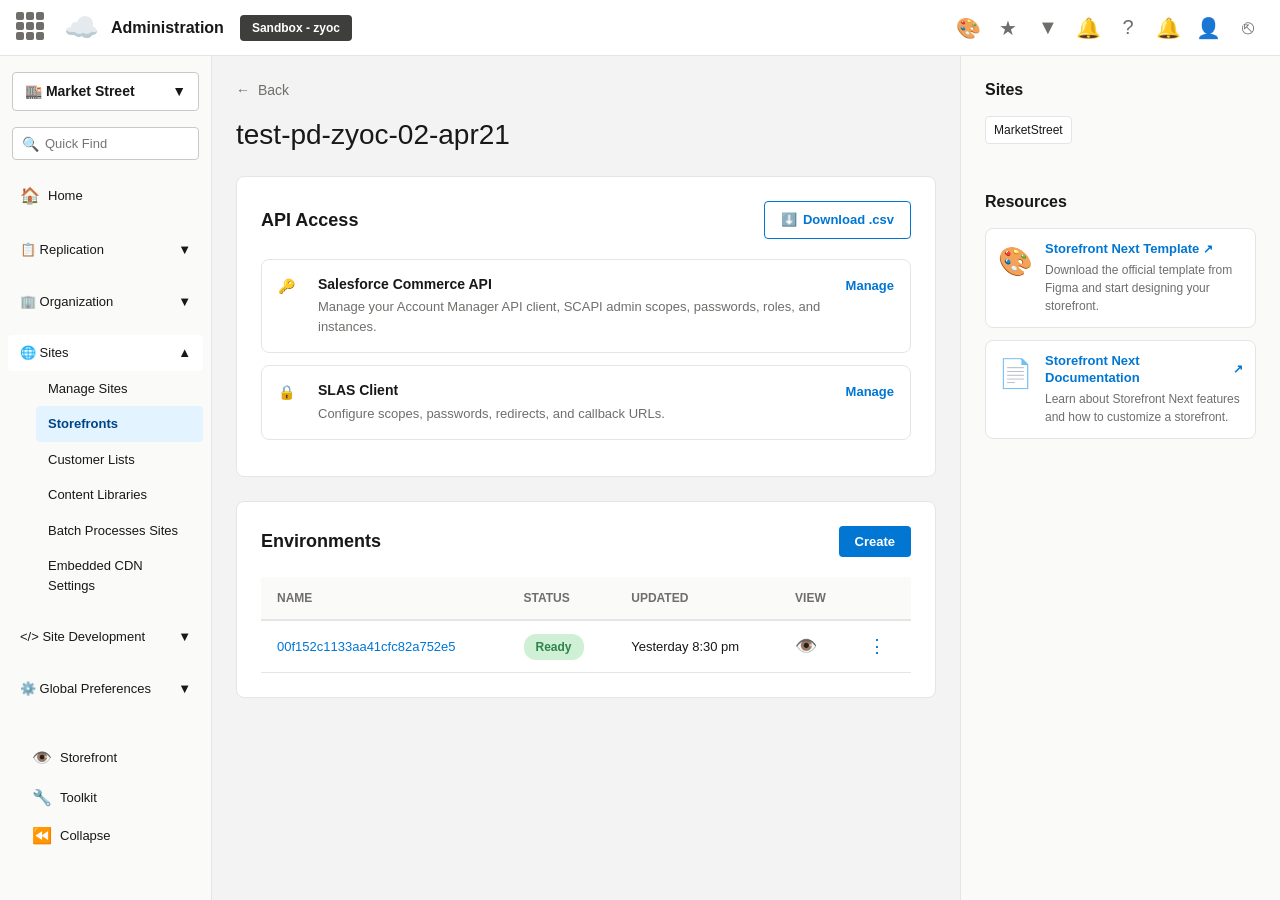
<file: screens/storefront-detail.html>
<!DOCTYPE html>
<html lang="en">
<head>
    <meta charset="UTF-8">
    <meta name="viewport" content="width=device-width, initial-scale=1.0">
    <title>test-pd-zyoc-02-apr21 - Business Manager</title>
    <link rel="icon" href="../favicon.svg" type="image/svg+xml">
    <link rel="stylesheet" href="../assets/css/core.css">
    <link rel="stylesheet" href="../assets/css/components.css">
    <style>
        body {
            margin: 0;
            font-family: "Salesforce Sans", Arial, sans-serif;
            background-color: #F3F3F3;
        }

        /* Salesforce-style header */
        .sf-header {
            height: 56px;
            background-color: #FFFFFF;
            border-bottom: 1px solid #E5E5E5;
            display: flex;
            align-items: center;
            padding: 0 16px;
            gap: 16px;
        }

        .sf-app-launcher {
            width: 32px;
            height: 32px;
            display: grid;
            grid-template-columns: repeat(3, 8px);
            grid-template-rows: repeat(3, 8px);
            gap: 2px;
            cursor: pointer;
        }

        .sf-app-launcher-dot {
            width: 8px;
            height: 8px;
            background-color: #706E6B;
            border-radius: 2px;
        }

        .sf-logo {
            display: flex;
            align-items: center;
            gap: 12px;
            font-size: 16px;
            font-weight: 600;
            color: #181818;
        }

        .sf-cloud {
            font-size: 28px;
        }

        .sf-sandbox-badge {
            background-color: #3E3E3C;
            color: #FFFFFF;
            padding: 4px 12px;
            border-radius: 4px;
            font-size: 12px;
            font-weight: 600;
        }

        .sf-header-actions {
            margin-left: auto;
            display: flex;
            align-items: center;
            gap: 8px;
        }

        .sf-icon-button {
            width: 32px;
            height: 32px;
            border: none;
            background: none;
            cursor: pointer;
            display: flex;
            align-items: center;
            justify-content: center;
            color: #706E6B;
            font-size: 20px;
        }

        /* Layout */
        .sf-layout {
            display: flex;
            height: calc(100vh - 56px);
        }

        .sf-sidebar {
            width: 212px;
            background-color: #FAFAF9;
            border-right: 1px solid #E5E5E5;
            padding: 16px 0;
            overflow-y: auto;
        }

        .sf-site-selector {
            margin: 0 12px 16px;
            padding: 8px 12px;
            border: 1px solid #C9C9C9;
            border-radius: 4px;
            background-color: #FFFFFF;
            display: flex;
            align-items: center;
            justify-content: space-between;
            cursor: pointer;
            font-size: 14px;
        }

        .sf-site-selector-icon {
            font-size: 16px;
        }

        .sf-search {
            margin: 0 12px 16px;
            position: relative;
        }

        .sf-search-input {
            width: 100%;
            padding: 8px 12px 8px 32px;
            border: 1px solid #C9C9C9;
            border-radius: 4px;
            font-size: 13px;
        }

        .sf-search-icon {
            position: absolute;
            left: 10px;
            top: 50%;
            transform: translateY(-50%);
            color: #706E6B;
            font-size: 14px;
        }

        .sf-nav-item {
            display: flex;
            align-items: center;
            gap: 8px;
            padding: 8px 12px;
            margin: 0 8px;
            color: #181818;
            text-decoration: none;
            font-size: 13px;
            border-radius: 4px;
            cursor: pointer;
        }

        .sf-nav-item:hover {
            background-color: #E5E5E5;
        }

        .sf-nav-item.active {
            background-color: #E3F3FF;
            color: #014486;
            font-weight: 600;
        }

        .sf-nav-item-icon {
            font-size: 16px;
            width: 20px;
        }

        .sf-nav-section {
            margin-top: 16px;
        }

        .sf-nav-section-title {
            font-size: 11px;
            font-weight: 600;
            color: #706E6B;
            text-transform: uppercase;
            padding: 8px 12px;
            margin: 0 8px;
        }

        .sf-nav-expandable {
            display: flex;
            align-items: center;
            justify-content: space-between;
            padding: 8px 12px;
            margin: 0 8px;
            color: #181818;
            font-size: 13px;
            border-radius: 4px;
            cursor: pointer;
        }

        .sf-nav-expandable:hover {
            background-color: #E5E5E5;
        }

        .sf-nav-expandable.expanded {
            background-color: #FFFFFF;
        }

        .sf-nav-subitems {
            padding-left: 28px;
        }

        /* Main Content */
        .sf-main {
            flex: 1;
            overflow-y: auto;
            background-color: #F3F3F3;
        }

        .sf-content {
            padding: 24px;
            max-width: 1400px;
        }

        .sf-back-link {
            display: inline-flex;
            align-items: center;
            gap: 8px;
            color: #706E6B;
            text-decoration: none;
            font-size: 14px;
            margin-bottom: 16px;
        }

        .sf-back-link:hover {
            color: #0176D3;
        }

        .sf-page-title {
            font-size: 28px;
            font-weight: 300;
            color: #181818;
            margin: 0 0 24px 0;
        }

        /* API Access Section */
        .sf-section {
            background-color: #FFFFFF;
            border: 1px solid #E5E5E5;
            border-radius: 8px;
            padding: 24px;
            margin-bottom: 24px;
        }

        .sf-section-header {
            display: flex;
            justify-content: space-between;
            align-items: center;
            margin-bottom: 20px;
        }

        .sf-section-title {
            font-size: 18px;
            font-weight: 600;
            color: #181818;
            margin: 0;
        }

        .sf-download-button {
            display: inline-flex;
            align-items: center;
            gap: 6px;
            padding: 8px 16px;
            background-color: #FFFFFF;
            border: 1px solid #0176D3;
            border-radius: 4px;
            color: #0176D3;
            font-size: 13px;
            font-weight: 600;
            cursor: pointer;
            text-decoration: none;
        }

        .sf-download-button:hover {
            background-color: #F3F3F3;
        }

        .sf-api-card {
            display: flex;
            align-items: flex-start;
            gap: 16px;
            padding: 16px;
            border: 1px solid #E5E5E5;
            border-radius: 8px;
            margin-bottom: 12px;
        }

        .sf-api-icon {
            width: 24px;
            height: 24px;
            color: #706E6B;
            flex-shrink: 0;
        }

        .sf-api-content {
            flex: 1;
        }

        .sf-api-title {
            font-size: 14px;
            font-weight: 600;
            color: #181818;
            margin: 0 0 4px 0;
        }

        .sf-api-description {
            font-size: 13px;
            color: #706E6B;
            margin: 0;
        }

        .sf-api-action {
            color: #0176D3;
            font-size: 13px;
            font-weight: 600;
            text-decoration: none;
            cursor: pointer;
        }

        .sf-api-action:hover {
            text-decoration: underline;
        }

        /* Environments Table */
        .sf-table {
            width: 100%;
            border-collapse: collapse;
        }

        .sf-table thead {
            background-color: #FAFAF9;
            border-bottom: 2px solid #E5E5E5;
        }

        .sf-table th {
            text-align: left;
            padding: 12px 16px;
            font-size: 12px;
            font-weight: 600;
            color: #706E6B;
            text-transform: uppercase;
        }

        .sf-table td {
            padding: 12px 16px;
            font-size: 13px;
            color: #181818;
            border-bottom: 1px solid #E5E5E5;
        }

        .sf-env-name {
            color: #0176D3;
            text-decoration: none;
            font-weight: 500;
        }

        .sf-env-name:hover {
            text-decoration: underline;
        }

        .sf-status-badge {
            display: inline-block;
            padding: 4px 12px;
            background-color: #D0F0D5;
            color: #2E844A;
            border-radius: 12px;
            font-size: 12px;
            font-weight: 600;
        }

        .sf-icon-link {
            color: #0176D3;
            cursor: pointer;
            font-size: 18px;
        }

        .sf-create-button {
            display: inline-flex;
            align-items: center;
            gap: 6px;
            padding: 8px 16px;
            background-color: #0176D3;
            border: none;
            border-radius: 4px;
            color: #FFFFFF;
            font-size: 13px;
            font-weight: 600;
            cursor: pointer;
        }

        .sf-create-button:hover {
            background-color: #014486;
        }

        /* Right Sidebar */
        .sf-right-sidebar {
            width: 320px;
            background-color: #FAFAF9;
            border-left: 1px solid #E5E5E5;
            padding: 24px;
            overflow-y: auto;
        }

        .sf-sidebar-section {
            margin-bottom: 32px;
        }

        .sf-sidebar-title {
            font-size: 16px;
            font-weight: 600;
            color: #181818;
            margin: 0 0 16px 0;
        }

        .sf-site-badge {
            display: inline-block;
            padding: 4px 8px;
            background-color: #FFFFFF;
            border: 1px solid #E5E5E5;
            border-radius: 4px;
            font-size: 12px;
            color: #181818;
            margin-bottom: 16px;
        }

        .sf-resource-link {
            display: flex;
            align-items: flex-start;
            gap: 12px;
            padding: 12px;
            background-color: #FFFFFF;
            border: 1px solid #E5E5E5;
            border-radius: 8px;
            text-decoration: none;
            margin-bottom: 12px;
        }

        .sf-resource-link:hover {
            border-color: #0176D3;
        }

        .sf-resource-icon {
            font-size: 28px;
            flex-shrink: 0;
        }

        .sf-resource-content {
            flex: 1;
        }

        .sf-resource-title {
            font-size: 13px;
            color: #0176D3;
            font-weight: 600;
            margin: 0 0 4px 0;
            display: flex;
            align-items: center;
            gap: 4px;
        }

        .sf-external-icon {
            font-size: 12px;
        }

        .sf-resource-description {
            font-size: 12px;
            color: #706E6B;
            margin: 0;
        }
    </style>
</head>
<body>
    <!-- Header -->
    <header class="sf-header">
        <div class="sf-app-launcher">
            <div class="sf-app-launcher-dot"></div>
            <div class="sf-app-launcher-dot"></div>
            <div class="sf-app-launcher-dot"></div>
            <div class="sf-app-launcher-dot"></div>
            <div class="sf-app-launcher-dot"></div>
            <div class="sf-app-launcher-dot"></div>
            <div class="sf-app-launcher-dot"></div>
            <div class="sf-app-launcher-dot"></div>
            <div class="sf-app-launcher-dot"></div>
        </div>
        <div class="sf-logo">
            <span class="sf-cloud">☁️</span>
            <span>Administration</span>
        </div>
        <div class="sf-sandbox-badge">Sandbox - zyoc</div>
        <div class="sf-header-actions">
            <button class="sf-icon-button" title="Figma">🎨</button>
            <button class="sf-icon-button" title="Favorites">★</button>
            <button class="sf-icon-button" title="Settings">▼</button>
            <button class="sf-icon-button" title="Notifications">🔔</button>
            <button class="sf-icon-button" title="Help">?</button>
            <button class="sf-icon-button" title="Alerts">🔔</button>
            <button class="sf-icon-button" title="Profile">👤</button>
            <button class="sf-icon-button" title="Sign Out">⎋</button>
        </div>
    </header>

    <!-- Main Layout -->
    <div class="sf-layout">
        <!-- Left Sidebar -->
        <aside class="sf-sidebar">
            <div class="sf-site-selector">
                <span>🏬 <strong>Market Street</strong></span>
                <span>▼</span>
            </div>

            <div class="sf-search">
                <span class="sf-search-icon">🔍</span>
                <input type="text" class="sf-search-input" placeholder="Quick Find">
            </div>

            <a href="#" class="sf-nav-item">
                <span class="sf-nav-item-icon">🏠</span>
                <span>Home</span>
            </a>

            <div class="sf-nav-section">
                <div class="sf-nav-expandable">
                    <span>📋 Replication</span>
                    <span>▼</span>
                </div>
            </div>

            <div class="sf-nav-section">
                <div class="sf-nav-expandable">
                    <span>🏢 Organization</span>
                    <span>▼</span>
                </div>
            </div>

            <div class="sf-nav-section">
                <div class="sf-nav-expandable expanded">
                    <span>🌐 Sites</span>
                    <span>▲</span>
                </div>
                <div class="sf-nav-subitems">
                    <a href="#" class="sf-nav-item">Manage Sites</a>
                    <a href="#" class="sf-nav-item active">Storefronts</a>
                    <a href="#" class="sf-nav-item">Customer Lists</a>
                    <a href="#" class="sf-nav-item">Content Libraries</a>
                    <a href="#" class="sf-nav-item">Batch Processes Sites</a>
                    <a href="#" class="sf-nav-item">Embedded CDN Settings</a>
                </div>
            </div>

            <div class="sf-nav-section">
                <div class="sf-nav-expandable">
                    <span>&lt;/&gt; Site Development</span>
                    <span>▼</span>
                </div>
            </div>

            <div class="sf-nav-section">
                <div class="sf-nav-expandable">
                    <span>⚙️ Global Preferences</span>
                    <span>▼</span>
                </div>
            </div>

            <div style="margin-top: 32px; padding: 0 12px;">
                <a href="#" class="sf-nav-item">
                    <span class="sf-nav-item-icon">👁️</span>
                    <span>Storefront</span>
                </a>
                <a href="#" class="sf-nav-item">
                    <span class="sf-nav-item-icon">🔧</span>
                    <span>Toolkit</span>
                </a>
                <button class="sf-nav-item" style="width: 100%; border: none; background: none; text-align: left;">
                    <span class="sf-nav-item-icon">⏪</span>
                    <span>Collapse</span>
                </button>
            </div>
        </aside>

        <!-- Main Content -->
        <main class="sf-main">
            <div class="sf-content">
                <a href="storefronts.html" class="sf-back-link">
                    <span>←</span>
                    <span>Back</span>
                </a>

                <h1 class="sf-page-title">test-pd-zyoc-02-apr21</h1>

                <!-- API Access Section -->
                <div class="sf-section">
                    <div class="sf-section-header">
                        <h2 class="sf-section-title">API Access</h2>
                        <a href="#" class="sf-download-button">
                            <span>⬇️</span>
                            <span>Download .csv</span>
                        </a>
                    </div>

                    <div class="sf-api-card">
                        <div class="sf-api-icon">🔑</div>
                        <div class="sf-api-content">
                            <h3 class="sf-api-title">Salesforce Commerce API</h3>
                            <p class="sf-api-description">Manage your Account Manager API client, SCAPI admin scopes, passwords, roles, and instances.</p>
                        </div>
                        <a href="#" class="sf-api-action">Manage</a>
                    </div>

                    <div class="sf-api-card">
                        <div class="sf-api-icon">🔒</div>
                        <div class="sf-api-content">
                            <h3 class="sf-api-title">SLAS Client</h3>
                            <p class="sf-api-description">Configure scopes, passwords, redirects, and callback URLs.</p>
                        </div>
                        <a href="#" class="sf-api-action">Manage</a>
                    </div>
                </div>

                <!-- Environments Section -->
                <div class="sf-section">
                    <div class="sf-section-header">
                        <h2 class="sf-section-title">Environments</h2>
                        <button class="sf-create-button">Create</button>
                    </div>

                    <table class="sf-table">
                        <thead>
                            <tr>
                                <th>Name</th>
                                <th>Status</th>
                                <th>Updated</th>
                                <th>View</th>
                                <th></th>
                            </tr>
                        </thead>
                        <tbody>
                            <tr>
                                <td><a href="#" class="sf-env-name">00f152c1133aa41cfc82a752e5</a></td>
                                <td><span class="sf-status-badge">Ready</span></td>
                                <td>Yesterday 8:30 pm</td>
                                <td><span class="sf-icon-link">👁️</span></td>
                                <td><span class="sf-icon-link">⋮</span></td>
                            </tr>
                        </tbody>
                    </table>
                </div>
            </div>
        </main>

        <!-- Right Sidebar -->
        <aside class="sf-right-sidebar">
            <div class="sf-sidebar-section">
                <h3 class="sf-sidebar-title">Sites</h3>
                <div class="sf-site-badge">MarketStreet</div>
            </div>

            <div class="sf-sidebar-section">
                <h3 class="sf-sidebar-title">Resources</h3>

                <a href="#" class="sf-resource-link">
                    <div class="sf-resource-icon">🎨</div>
                    <div class="sf-resource-content">
                        <h4 class="sf-resource-title">
                            Storefront Next Template
                            <span class="sf-external-icon">↗</span>
                        </h4>
                        <p class="sf-resource-description">Download the official template from Figma and start designing your storefront.</p>
                    </div>
                </a>

                <a href="#" class="sf-resource-link">
                    <div class="sf-resource-icon">📄</div>
                    <div class="sf-resource-content">
                        <h4 class="sf-resource-title">
                            Storefront Next Documentation
                            <span class="sf-external-icon">↗</span>
                        </h4>
                        <p class="sf-resource-description">Learn about Storefront Next features and how to customize a storefront.</p>
                    </div>
                </a>
            </div>
        </aside>
    </div>
</body>
</html>
</file>
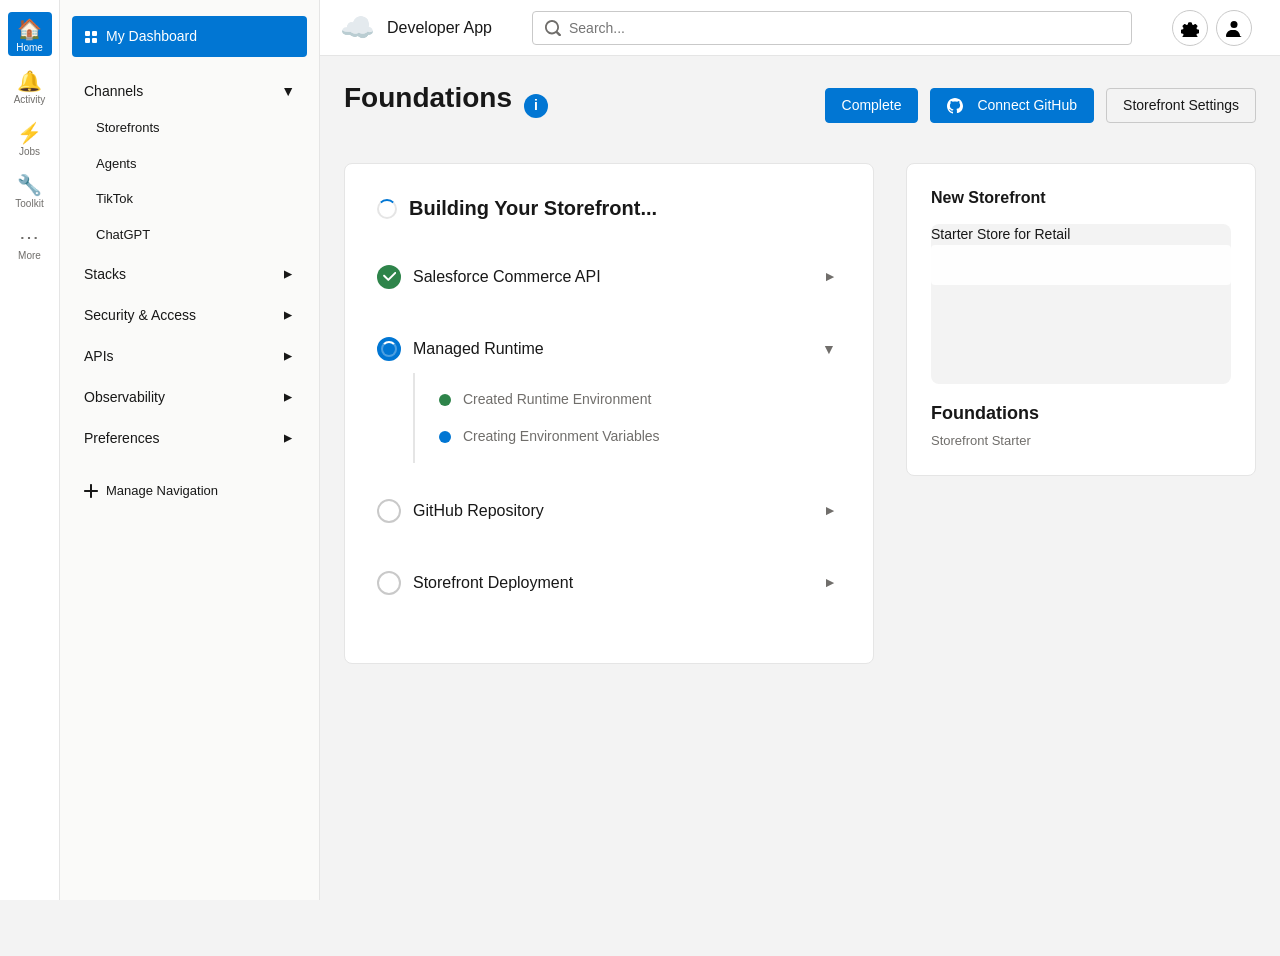
<file: screens/storefront-install.html>
<!DOCTYPE html>
<html lang="en">
<head>
    <meta charset="UTF-8">
    <meta name="viewport" content="width=device-width, initial-scale=1.0">
    <title>Building Storefront - Business Manager</title>
    <link rel="icon" href="../favicon.svg" type="image/svg+xml">
    <link rel="stylesheet" href="../assets/css/core.css">
    <link rel="stylesheet" href="../assets/css/components.css">
    <link rel="stylesheet" href="../assets/css/dev-workspace.css">
    <style>
        /* Installation Progress Styles */
        .install-header {
            display: flex;
            justify-content: space-between;
            align-items: center;
            margin-bottom: 32px;
        }

        .install-title-wrapper {
            display: flex;
            align-items: center;
            gap: 12px;
        }

        .install-title {
            font-size: 28px;
            font-weight: 600;
            color: #181818;
        }

        .install-info-icon {
            width: 24px;
            height: 24px;
            border-radius: 50%;
            background-color: #0176D3;
            color: #FFFFFF;
            display: flex;
            align-items: center;
            justify-content: center;
            font-size: 14px;
            font-weight: 600;
            cursor: pointer;
        }

        .install-actions {
            display: flex;
            gap: 12px;
        }

        .install-main {
            display: grid;
            grid-template-columns: 1fr 350px;
            gap: 32px;
        }

        .install-progress {
            background-color: #FFFFFF;
            border: 1px solid #E5E5E5;
            border-radius: 8px;
            padding: 32px;
        }

        .progress-heading {
            font-size: 20px;
            font-weight: 600;
            color: #181818;
            margin-bottom: 32px;
            display: flex;
            align-items: center;
            gap: 12px;
        }

        .progress-spinner {
            display: inline-block;
            width: 20px;
            height: 20px;
            border: 2px solid #E5E5E5;
            border-top-color: #0176D3;
            border-radius: 50%;
            animation: spin 0.8s linear infinite;
        }

        @keyframes spin {
            to { transform: rotate(360deg); }
        }

        .progress-step {
            margin-bottom: 24px;
        }

        .step-header {
            display: flex;
            align-items: center;
            gap: 12px;
            padding: 12px 0;
            cursor: pointer;
            user-select: none;
        }

        .step-icon {
            width: 24px;
            height: 24px;
            border-radius: 50%;
            display: flex;
            align-items: center;
            justify-content: center;
            flex-shrink: 0;
        }

        .step-icon.completed {
            background-color: #2E844A;
            color: #FFFFFF;
        }

        .step-icon.in-progress {
            background-color: #0176D3;
            border: 2px solid #0176D3;
        }

        .step-icon.pending {
            background-color: #FFFFFF;
            border: 2px solid #C9C9C9;
        }

        .step-icon-spinner {
            width: 16px;
            height: 16px;
            border: 2px solid rgba(255, 255, 255, 0.3);
            border-top-color: #FFFFFF;
            border-radius: 50%;
            animation: spin 0.8s linear infinite;
        }

        .step-label {
            flex: 1;
            font-size: 16px;
            font-weight: 500;
            color: #181818;
        }

        .step-expand {
            width: 24px;
            height: 24px;
            display: flex;
            align-items: center;
            justify-content: center;
            color: #706E6B;
            transition: transform 0.2s;
        }

        .progress-step.collapsed .step-expand {
            transform: rotate(-90deg);
        }

        .step-details {
            margin-left: 36px;
            padding: 8px 0;
            border-left: 2px solid #E5E5E5;
        }

        .progress-step.collapsed .step-details {
            display: none;
        }

        .step-substep {
            display: flex;
            align-items: center;
            gap: 12px;
            padding: 8px 0 8px 24px;
            position: relative;
        }

        .substep-icon {
            width: 12px;
            height: 12px;
            border-radius: 50%;
            flex-shrink: 0;
        }

        .substep-icon.completed {
            background-color: #2E844A;
        }

        .substep-icon.in-progress {
            background-color: #0176D3;
        }

        .substep-icon.pending {
            background-color: #C9C9C9;
        }

        .substep-label {
            font-size: 14px;
            color: #706E6B;
        }

        /* Sidebar */
        .install-sidebar {
            background-color: #FFFFFF;
            border: 1px solid #E5E5E5;
            border-radius: 8px;
            padding: 24px;
            height: fit-content;
        }

        .sidebar-title {
            font-size: 16px;
            font-weight: 600;
            color: #181818;
            margin-bottom: 16px;
        }

        .sidebar-preview {
            width: 100%;
            height: 160px;
            background-color: #F3F3F3;
            border-radius: 8px;
            margin-bottom: 16px;
            overflow: hidden;
        }

        .sidebar-blueprint-name {
            font-size: 18px;
            font-weight: 600;
            color: #181818;
            margin-bottom: 4px;
        }

        .sidebar-blueprint-desc {
            font-size: 13px;
            color: #706E6B;
        }
    </style>
</head>
<body>
    <!-- Icon Sidebar -->
    <aside class="dev-icon-sidebar">
        <a href="../index.html" class="dev-icon-sidebar-item active" title="Home">
            <div style="text-align: center;">
                <div style="font-size: 20px;">🏠</div>
                <div class="dev-icon-sidebar-label">Home</div>
            </div>
        </a>
        <div class="dev-icon-sidebar-item" title="Activity">
            <div style="text-align: center;">
                <div style="font-size: 20px;">🔔</div>
                <div class="dev-icon-sidebar-label">Activity</div>
            </div>
        </div>
        <div class="dev-icon-sidebar-item" title="Jobs">
            <div style="text-align: center;">
                <div style="font-size: 20px;">⚡</div>
                <div class="dev-icon-sidebar-label">Jobs</div>
            </div>
        </div>
        <div class="dev-icon-sidebar-item" title="Toolkit">
            <div style="text-align: center;">
                <div style="font-size: 20px;">🔧</div>
                <div class="dev-icon-sidebar-label">Toolkit</div>
            </div>
        </div>
        <div class="dev-icon-sidebar-item" title="More">
            <div style="text-align: center;">
                <div style="font-size: 20px;">⋯</div>
                <div class="dev-icon-sidebar-label">More</div>
            </div>
        </div>
    </aside>

    <!-- Secondary Sidebar -->
    <aside class="dev-secondary-sidebar">
        <a href="dashboard.html" class="dev-dashboard-button">
            <svg width="14" height="14" viewBox="0 0 14 14" fill="currentColor">
                <rect x="1" y="1" width="5" height="5" rx="1"/>
                <rect x="8" y="1" width="5" height="5" rx="1"/>
                <rect x="1" y="8" width="5" height="5" rx="1"/>
                <rect x="8" y="8" width="5" height="5" rx="1"/>
            </svg>
            My Dashboard
        </a>

        <div class="dev-nav-section">
            <div class="dev-nav-section-header" onclick="toggleSection(this)">
                <span>Channels</span>
                <span class="dev-nav-section-arrow">▼</span>
            </div>
            <div class="dev-nav-section-content">
                <a href="storefronts-list.html" class="dev-nav-item">Storefronts</a>
                <a href="#" class="dev-nav-item">Agents</a>
                <a href="#" class="dev-nav-item">TikTok</a>
                <a href="#" class="dev-nav-item">ChatGPT</a>
            </div>
        </div>

        <div class="dev-nav-section collapsed">
            <div class="dev-nav-section-header" onclick="toggleSection(this)">
                <span>Stacks</span>
                <span class="dev-nav-section-arrow">▼</span>
            </div>
            <div class="dev-nav-section-content">
                <a href="#" class="dev-nav-item">Stack 1</a>
                <a href="#" class="dev-nav-item">Stack 2</a>
            </div>
        </div>

        <div class="dev-nav-section collapsed">
            <div class="dev-nav-section-header" onclick="toggleSection(this)">
                <span>Security & Access</span>
                <span class="dev-nav-section-arrow">▼</span>
            </div>
            <div class="dev-nav-section-content">
                <a href="#" class="dev-nav-item">Permissions</a>
                <a href="#" class="dev-nav-item">API Keys</a>
            </div>
        </div>

        <div class="dev-nav-section collapsed">
            <div class="dev-nav-section-header" onclick="toggleSection(this)">
                <span>APIs</span>
                <span class="dev-nav-section-arrow">▼</span>
            </div>
            <div class="dev-nav-section-content">
                <a href="#" class="dev-nav-item">Endpoints</a>
                <a href="#" class="dev-nav-item">Documentation</a>
            </div>
        </div>

        <div class="dev-nav-section collapsed">
            <div class="dev-nav-section-header" onclick="toggleSection(this)">
                <span>Observability</span>
                <span class="dev-nav-section-arrow">▼</span>
            </div>
            <div class="dev-nav-section-content">
                <a href="#" class="dev-nav-item">Logs</a>
                <a href="#" class="dev-nav-item">Metrics</a>
            </div>
        </div>

        <div class="dev-nav-section collapsed">
            <div class="dev-nav-section-header" onclick="toggleSection(this)">
                <span>Preferences</span>
                <span class="dev-nav-section-arrow">▼</span>
            </div>
            <div class="dev-nav-section-content">
                <a href="#" class="dev-nav-item">Settings</a>
                <a href="#" class="dev-nav-item">Profile</a>
            </div>
        </div>

        <a href="#" class="dev-manage-nav">
            <svg width="14" height="14" viewBox="0 0 14 14" fill="currentColor">
                <path d="M13,6H8V1c0-0.6-0.4-1-1-1S6,0.4,6,1v5H1C0.4,6,0,6.4,0,7s0.4,1,1,1h5v5c0,0.6,0.4,1,1,1s1-0.4,1-1V8h5c0.6,0,1-0.4,1-1S13.6,6,13,6z"/>
            </svg>
            Manage Navigation
        </a>
    </aside>

    <!-- Header -->
    <header class="dev-header">
        <a href="../index.html" class="dev-header-logo">
            <span class="dev-cloud-icon">☁️</span>
            <span>Developer App</span>
        </a>
        <div class="dev-header-search">
            <input type="text" class="dev-search-input" placeholder="Search...">
        </div>
        <div class="dev-header-actions">
            <button class="dev-icon-button" title="Settings">
                <svg width="18" height="18" viewBox="0 0 18 18" fill="currentColor">
                    <path d="M9,6.5C7.6,6.5,6.5,7.6,6.5,9s1.1,2.5,2.5,2.5s2.5-1.1,2.5-2.5S10.4,6.5,9,6.5z M17.4,10.6l-1.5-0.3c-0.1-0.4-0.3-0.8-0.5-1.2l0.9-1.2c0.3-0.4,0.2-1-0.1-1.3l-1.3-1.3c-0.3-0.3-0.9-0.4-1.3-0.1l-1.2,0.9c-0.4-0.2-0.8-0.4-1.2-0.5L10.9,4c-0.1-0.5-0.5-0.8-1-0.8H8.1c-0.5,0-0.9,0.3-1,0.8L6.8,5.6C6.4,5.7,6,5.9,5.6,6.1L4.4,5.2c-0.4-0.3-1-0.2-1.3,0.1L1.8,6.6C1.5,6.9,1.4,7.5,1.7,7.9l0.9,1.2C2.4,9.5,2.2,9.9,2.1,10.3l-1.5,0.3c-0.5,0.1-0.8,0.5-0.8,1v1.8c0,0.5,0.3,0.9,0.8,1l1.5,0.3c0.1,0.4,0.3,0.8,0.5,1.2l-0.9,1.2c-0.3,0.4-0.2,1,0.1,1.3l1.3,1.3c0.3,0.3,0.9,0.4,1.3,0.1l1.2-0.9c0.4,0.2,0.8,0.4,1.2,0.5l0.3,1.5c0.1,0.5,0.5,0.8,1,0.8h1.8c0.5,0,0.9-0.3,1-0.8l0.3-1.5c0.4-0.1,0.8-0.3,1.2-0.5l1.2,0.9c0.4,0.3,1,0.2,1.3-0.1l1.3-1.3c0.3-0.3,0.4-0.9,0.1-1.3l-0.9-1.2c0.2-0.4,0.4-0.8,0.5-1.2l1.5-0.3c0.5-0.1,0.8-0.5,0.8-1v-1.8C18.2,11.1,17.9,10.7,17.4,10.6z"/>
                </svg>
            </button>
            <button class="dev-icon-button" title="Profile">
                <svg width="18" height="18" viewBox="0 0 18 18" fill="currentColor">
                    <circle cx="9" cy="5.5" r="3.5"/>
                    <path d="M16,18H2c-0.6,0-1-0.4-1-1c0-3.3,2.7-6,6-6h2c3.3,0,6,2.7,6,6C17,17.6,16.6,18,16,18z"/>
                </svg>
            </button>
        </div>
    </header>

    <!-- Main Content -->
    <main class="dev-main-content">
        <!-- Page Header -->
        <div class="install-header">
            <div class="install-title-wrapper">
                <h1 class="install-title">Foundations</h1>
                <div class="install-info-icon">i</div>
            </div>
            <div class="install-actions">
                <a href="storefront-detail.html" class="bm-button bm-button-primary">Complete</a>
                <button class="bm-button bm-button-primary">
                    <svg width="16" height="16" viewBox="0 0 16 16" fill="currentColor" style="margin-right: 6px;">
                        <path d="M8,0C3.6,0,0,3.6,0,8c0,3.5,2.3,6.5,5.5,7.6c0.4,0.1,0.5-0.2,0.5-0.4c0-0.2,0-0.8,0-1.5c-2.2,0.5-2.7-1.1-2.7-1.1c-0.4-0.9-0.9-1.2-0.9-1.2c-0.7-0.5,0.1-0.5,0.1-0.5c0.8,0.1,1.2,0.8,1.2,0.8c0.7,1.2,1.9,0.9,2.3,0.7c0.1-0.5,0.3-0.9,0.5-1.1c-1.8-0.2-3.6-0.9-3.6-4c0-0.9,0.3-1.6,0.8-2.1C3.6,4.7,3.4,4,3.8,3c0,0,0.7-0.2,2.2,0.8c0.6-0.2,1.3-0.3,2-0.3s1.4,0.1,2,0.3c1.5-1,2.2-0.8,2.2-0.8c0.4,1,0.2,1.7,0.1,1.9c0.5,0.5,0.8,1.2,0.8,2.1c0,3.1-1.9,3.7-3.7,3.9c0.3,0.3,0.5,0.8,0.5,1.5c0,1.1,0,2,0,2.3c0,0.2,0.1,0.5,0.5,0.4C13.7,14.5,16,11.5,16,8C16,3.6,12.4,0,8,0z"/>
                    </svg>
                    Connect GitHub
                </button>
                <button class="bm-button bm-button-secondary">Storefront Settings</button>
            </div>
        </div>

        <div class="install-main">
            <!-- Progress Section -->
            <div class="install-progress">
                <h2 class="progress-heading">
                    <span class="progress-spinner"></span>
                    Building Your Storefront...
                </h2>

                <!-- Step 1: Salesforce Commerce API - Completed -->
                <div class="progress-step collapsed">
                    <div class="step-header" onclick="toggleStep(this)">
                        <div class="step-icon completed">
                            <svg width="14" height="14" viewBox="0 0 14 14" fill="currentColor">
                                <path d="M5.6,10.6L1.4,6.4c-0.4-0.4-0.4-1,0-1.4s1-0.4,1.4,0l3.5,3.5l6.3-6.3c0.4-0.4,1-0.4,1.4,0s0.4,1,0,1.4l-7,7C6.6,11,6,11,5.6,10.6z"/>
                            </svg>
                        </div>
                        <div class="step-label">Salesforce Commerce API</div>
                        <div class="step-expand">▼</div>
                    </div>
                </div>

                <!-- Step 2: Managed Runtime - In Progress -->
                <div class="progress-step">
                    <div class="step-header" onclick="toggleStep(this)">
                        <div class="step-icon in-progress">
                            <div class="step-icon-spinner"></div>
                        </div>
                        <div class="step-label">Managed Runtime</div>
                        <div class="step-expand">▼</div>
                    </div>
                    <div class="step-details">
                        <div class="step-substep">
                            <div class="substep-icon completed"></div>
                            <div class="substep-label">Created Runtime Environment</div>
                        </div>
                        <div class="step-substep">
                            <div class="substep-icon in-progress"></div>
                            <div class="substep-label">Creating Environment Variables</div>
                        </div>
                    </div>
                </div>

                <!-- Step 3: GitHub Repository - Pending -->
                <div class="progress-step collapsed">
                    <div class="step-header" onclick="toggleStep(this)">
                        <div class="step-icon pending"></div>
                        <div class="step-label">GitHub Repository</div>
                        <div class="step-expand">▼</div>
                    </div>
                </div>

                <!-- Step 4: Storefront Deployment - Pending -->
                <div class="progress-step collapsed">
                    <div class="step-header" onclick="toggleStep(this)">
                        <div class="step-icon pending"></div>
                        <div class="step-label">Storefront Deployment</div>
                        <div class="step-expand">▼</div>
                    </div>
                </div>
            </div>

            <!-- Sidebar -->
            <div class="install-sidebar">
                <h3 class="sidebar-title">New Storefront</h3>
                <div class="sidebar-preview">
                    <div class="mock-preview mock-foundations">
                        <div class="mock-header">Starter Store for Retail</div>
                        <div style="flex: 1; display: flex; flex-direction: column; gap: 8px;">
                            <div style="height: 40px; background: rgba(255,255,255,0.9); border-radius: 4px;"></div>
                            <div class="mock-products">
                                <div class="mock-product"></div>
                                <div class="mock-product"></div>
                                <div class="mock-product"></div>
                                <div class="mock-product"></div>
                            </div>
                        </div>
                    </div>
                </div>
                <div class="sidebar-blueprint-name">Foundations</div>
                <div class="sidebar-blueprint-desc">Storefront Starter</div>
            </div>
        </div>
    </main>

    <script>
        function toggleStep(element) {
            const step = element.parentElement;
            step.classList.toggle('collapsed');
        }

        function toggleSection(element) {
            const section = element.parentElement;
            section.classList.toggle('collapsed');
        }
    </script>

    <script src="../assets/js/shared-nav.js"></script>
    <script src="../assets/js/interactions.js"></script>
</body>
</html>
</file>
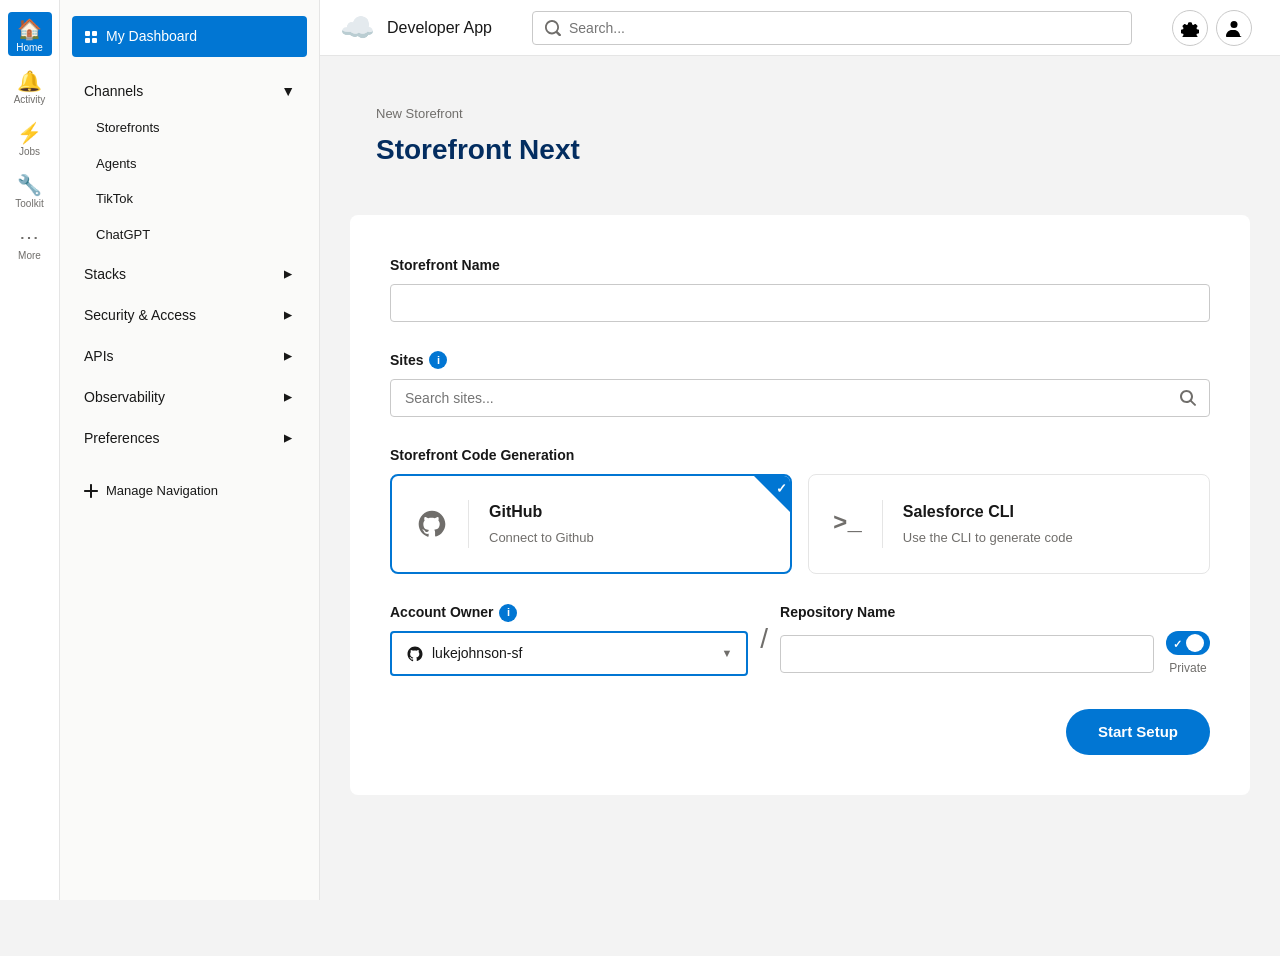
<file: screens/storefront-new.html>
<!DOCTYPE html>
<html lang="en">
<head>
    <meta charset="UTF-8">
    <meta name="viewport" content="width=device-width, initial-scale=1.0">
    <title>New Storefront - Business Manager</title>
    <link rel="icon" href="../favicon.svg" type="image/svg+xml">
    <link rel="stylesheet" href="../assets/css/core.css">
    <link rel="stylesheet" href="../assets/css/components.css">
    <link rel="stylesheet" href="../assets/css/dev-workspace.css">
    <style>
        .new-sf-page {
            background-color: #F3F3F3;
            min-height: calc(100vh - 56px);
        }

        .new-sf-breadcrumb {
            font-size: 13px;
            color: #706E6B;
            padding: 24px 32px 0;
        }

        .new-sf-title {
            font-size: 28px;
            font-weight: 700;
            color: #032D60;
            padding: 8px 32px 32px;
        }

        .new-sf-card {
            background-color: #FFFFFF;
            border-radius: 8px;
            padding: 40px;
            max-width: 900px;
            margin: 0 auto;
        }

        .new-sf-field {
            margin-bottom: 28px;
        }

        .new-sf-label {
            display: flex;
            align-items: center;
            gap: 6px;
            font-size: 14px;
            font-weight: 600;
            color: #181818;
            margin-bottom: 8px;
        }

        .new-sf-info-icon {
            position: relative;
            width: 18px;
            height: 18px;
            background-color: #0176D3;
            color: #FFFFFF;
            border-radius: 50%;
            font-size: 11px;
            font-weight: 700;
            display: inline-flex;
            align-items: center;
            justify-content: center;
            cursor: default;
        }

        .new-sf-input {
            width: 100%;
            padding: 10px 14px;
            border: 1px solid #C9C9C9;
            border-radius: 4px;
            font-size: 14px;
            color: #181818;
            box-sizing: border-box;
            outline: none;
            transition: border-color 0.15s;
        }

        .new-sf-input:focus {
            border-color: #0176D3;
            box-shadow: 0 0 0 3px rgba(1, 118, 211, 0.15);
        }

        .new-sf-search-wrapper {
            position: relative;
        }

        .new-sf-search-wrapper .new-sf-input {
            padding-right: 40px;
        }

        .new-sf-search-icon {
            position: absolute;
            right: 14px;
            top: 50%;
            transform: translateY(-50%);
            color: #706E6B;
        }

        /* Code generation options */
        .code-gen-options {
            display: grid;
            grid-template-columns: 1fr 1fr;
            gap: 16px;
        }

        .code-gen-option {
            border: 1px solid #E5E5E5;
            border-radius: 8px;
            padding: 24px;
            cursor: pointer;
            display: flex;
            align-items: center;
            gap: 20px;
            transition: border-color 0.15s;
            position: relative;
            overflow: hidden;
        }

        .code-gen-option:hover {
            border-color: #0176D3;
        }

        .code-gen-option.selected {
            border: 2px solid #0176D3;
        }

        .code-gen-option.selected .code-gen-checkmark {
            display: block;
        }

        .code-gen-checkmark {
            display: none;
            position: absolute;
            top: 0;
            right: 0;
            width: 0;
            height: 0;
            border-top: 36px solid #0176D3;
            border-left: 36px solid transparent;
        }

        .code-gen-checkmark::after {
            content: "✓";
            position: absolute;
            top: -33px;
            right: 3px;
            color: #FFFFFF;
            font-size: 13px;
            font-weight: 700;
        }

        .code-gen-icon {
            color: #706E6B;
            font-size: 32px;
            flex-shrink: 0;
        }

        .code-gen-divider {
            width: 1px;
            height: 48px;
            background-color: #E5E5E5;
            flex-shrink: 0;
        }

        .code-gen-label {
            font-size: 16px;
            font-weight: 600;
            color: #181818;
            margin-bottom: 4px;
        }

        .code-gen-description {
            font-size: 13px;
            color: #706E6B;
        }

        /* Repository row */
        .repo-row {
            display: flex;
            align-items: center;
            gap: 12px;
        }

        .repo-select-wrapper {
            flex: 1;
            position: relative;
        }

        .repo-select {
            width: 100%;
            padding: 10px 14px 10px 40px;
            border: 2px solid #0176D3;
            border-radius: 4px;
            font-size: 14px;
            color: #181818;
            background-color: #FFFFFF;
            appearance: none;
            cursor: pointer;
            outline: none;
        }

        .repo-select-github-icon {
            position: absolute;
            left: 12px;
            top: 50%;
            transform: translateY(-50%);
            font-size: 18px;
            color: #181818;
        }

        .repo-select-arrow {
            position: absolute;
            right: 14px;
            top: 50%;
            transform: translateY(-50%);
            color: #706E6B;
            pointer-events: none;
        }

        /* Custom account owner dropdown */
        .account-dropdown-wrapper {
            position: relative;
        }

        .account-dropdown-trigger {
            display: flex;
            align-items: center;
            gap: 8px;
            padding: 10px 14px;
            border: 2px solid #0176D3;
            border-radius: 4px;
            background-color: #FFFFFF;
            font-size: 14px;
            color: #181818;
            cursor: pointer;
            user-select: none;
        }

        .account-dropdown-trigger:hover {
            background-color: #F3F3F3;
        }

        .account-dropdown-trigger-name {
            flex: 1;
        }

        .account-dropdown-arrow {
            color: #706E6B;
            font-size: 11px;
            transition: transform 0.15s;
        }

        .account-dropdown-wrapper.open .account-dropdown-arrow {
            transform: rotate(180deg);
        }

        .account-dropdown-menu {
            display: none;
            position: absolute;
            top: calc(100% + 4px);
            left: 0;
            right: 0;
            background-color: #FFFFFF;
            border: 1px solid #C9C9C9;
            border-radius: 4px;
            box-shadow: 0 4px 12px rgba(0,0,0,0.12);
            z-index: 100;
        }

        .account-dropdown-wrapper.open .account-dropdown-menu {
            display: block;
        }

        .account-dropdown-item {
            display: flex;
            align-items: center;
            gap: 8px;
            padding: 10px 14px;
            font-size: 14px;
            color: #181818;
        }

        .account-dropdown-item:hover {
            background-color: #F3F3F3;
        }

        .account-dropdown-item-name {
            flex: 1;
        }

        .account-owner-remove {
            width: 20px;
            height: 20px;
            border-radius: 50%;
            border: none;
            background-color: #E5E5E5;
            color: #706E6B;
            font-size: 12px;
            cursor: pointer;
            display: flex;
            align-items: center;
            justify-content: center;
            line-height: 1;
            padding: 0;
            flex-shrink: 0;
            transition: background-color 0.15s, color 0.15s;
            position: relative;
        }

        .account-owner-remove:hover {
            background-color: #C23934;
            color: #FFFFFF;
        }

        .account-owner-remove:hover::after {
            content: "Remove";
            position: absolute;
            top: calc(100% + 6px);
            left: 50%;
            transform: translateX(-50%);
            background-color: #3E3E3C;
            color: #FFFFFF;
            font-size: 11px;
            white-space: nowrap;
            padding: 4px 8px;
            border-radius: 4px;
            pointer-events: none;
            z-index: 200;
        }

        .account-dropdown-divider {
            height: 1px;
            background-color: #E5E5E5;
            margin: 0;
        }

        .account-dropdown-add {
            display: flex;
            align-items: center;
            gap: 8px;
            padding: 10px 14px;
            font-size: 14px;
            color: #0176D3;
            cursor: pointer;
        }

        .account-dropdown-add:hover {
            background-color: #F3F3F3;
        }

        .account-dropdown-add-icon {
            font-size: 16px;
            font-weight: 600;
        }

        /* Info icon tooltip */
        .new-sf-info-icon .info-tooltip {
            display: none;
            position: absolute;
            left: 50%;
            bottom: calc(100% + 8px);
            transform: translateX(-50%);
            background-color: #3E3E3C;
            color: #FFFFFF;
            font-size: 12px;
            font-weight: 400;
            line-height: 1.5;
            padding: 8px 12px;
            border-radius: 4px;
            white-space: normal;
            width: 240px;
            box-shadow: 0 2px 8px rgba(0,0,0,0.2);
            pointer-events: none;
            z-index: 200;
        }

        .new-sf-info-icon .info-tooltip::after {
            content: "";
            position: absolute;
            top: 100%;
            left: 50%;
            transform: translateX(-50%);
            border: 5px solid transparent;
            border-top-color: #3E3E3C;
        }

        .new-sf-info-icon:hover .info-tooltip {
            display: block;
        }

        /* Modal */
        .modal-overlay {
            display: none;
            position: fixed;
            inset: 0;
            background-color: rgba(0, 0, 0, 0.5);
            z-index: 1000;
            align-items: center;
            justify-content: center;
        }

        .modal-overlay.active {
            display: flex;
        }

        .modal {
            background-color: #FFFFFF;
            border-radius: 8px;
            padding: 32px;
            max-width: 480px;
            width: 90%;
            box-shadow: 0 8px 32px rgba(0, 0, 0, 0.2);
        }

        .modal-title {
            font-size: 20px;
            font-weight: 700;
            color: #C23934;
            margin: 0 0 16px 0;
            display: flex;
            align-items: center;
            gap: 10px;
        }

        .modal-title-icon {
            width: 24px;
            height: 24px;
            background-color: #C23934;
            border-radius: 50%;
            color: #FFFFFF;
            font-size: 14px;
            font-weight: 700;
            display: flex;
            align-items: center;
            justify-content: center;
            flex-shrink: 0;
        }

        .modal-body {
            font-size: 14px;
            color: #3E3E3C;
            line-height: 1.6;
            margin-bottom: 24px;
        }

        .modal-body a {
            color: #0176D3;
            word-break: break-all;
        }

        .modal-body a:hover {
            text-decoration: underline;
        }

        .modal-footer {
            display: flex;
            justify-content: flex-end;
        }

        .modal-close-button {
            padding: 10px 24px;
            background-color: #0176D3;
            color: #FFFFFF;
            border: none;
            border-radius: 4px;
            font-size: 14px;
            font-weight: 600;
            cursor: pointer;
        }

        .modal-close-button:hover {
            background-color: #014486;
        }

        .repo-slash {
            font-size: 28px;
            color: #706E6B;
            font-weight: 300;
            flex-shrink: 0;
        }

        .repo-name-wrapper {
            flex: 1.2;
            position: relative;
        }

        /* Private toggle */
        .private-toggle-wrapper {
            display: flex;
            flex-direction: column;
            align-items: center;
            gap: 4px;
            flex-shrink: 0;
        }

        .toggle-switch {
            position: relative;
            width: 44px;
            height: 24px;
        }

        .toggle-switch input {
            opacity: 0;
            width: 0;
            height: 0;
        }

        .toggle-slider {
            position: absolute;
            cursor: pointer;
            top: 0;
            left: 0;
            right: 0;
            bottom: 0;
            background-color: #0176D3;
            border-radius: 24px;
            transition: 0.2s;
        }

        .toggle-slider:before {
            position: absolute;
            content: "";
            height: 18px;
            width: 18px;
            left: 20px;
            bottom: 3px;
            background-color: #FFFFFF;
            border-radius: 50%;
            transition: 0.2s;
        }

        .toggle-check {
            position: absolute;
            left: 7px;
            top: 5px;
            color: #FFFFFF;
            font-size: 11px;
            font-weight: 700;
        }

        .toggle-label {
            font-size: 12px;
            color: #706E6B;
        }

        /* Start Setup button */
        .start-setup-row {
            display: flex;
            justify-content: flex-end;
            margin-top: 32px;
        }

        .start-setup-button {
            padding: 12px 32px;
            background-color: #0176D3;
            color: #FFFFFF;
            border: none;
            border-radius: 24px;
            font-size: 15px;
            font-weight: 600;
            cursor: pointer;
            text-decoration: none;
            display: inline-block;
            transition: background-color 0.15s;
        }

        .start-setup-button:hover {
            background-color: #014486;
        }
    </style>
</head>
<body>
    <!-- Icon Sidebar -->
    <aside class="dev-icon-sidebar">
        <a href="../index.html" class="dev-icon-sidebar-item active" title="Home">
            <div style="text-align: center;">
                <div style="font-size: 20px;">🏠</div>
                <div class="dev-icon-sidebar-label">Home</div>
            </div>
        </a>
        <div class="dev-icon-sidebar-item" title="Activity">
            <div style="text-align: center;">
                <div style="font-size: 20px;">🔔</div>
                <div class="dev-icon-sidebar-label">Activity</div>
            </div>
        </div>
        <div class="dev-icon-sidebar-item" title="Jobs">
            <div style="text-align: center;">
                <div style="font-size: 20px;">⚡</div>
                <div class="dev-icon-sidebar-label">Jobs</div>
            </div>
        </div>
        <div class="dev-icon-sidebar-item" title="Toolkit">
            <div style="text-align: center;">
                <div style="font-size: 20px;">🔧</div>
                <div class="dev-icon-sidebar-label">Toolkit</div>
            </div>
        </div>
        <div class="dev-icon-sidebar-item" title="More">
            <div style="text-align: center;">
                <div style="font-size: 20px;">⋯</div>
                <div class="dev-icon-sidebar-label">More</div>
            </div>
        </div>
    </aside>

    <!-- Secondary Sidebar -->
    <aside class="dev-secondary-sidebar">
        <a href="dashboard.html" class="dev-dashboard-button">
            <svg width="14" height="14" viewBox="0 0 14 14" fill="currentColor">
                <rect x="1" y="1" width="5" height="5" rx="1"/>
                <rect x="8" y="1" width="5" height="5" rx="1"/>
                <rect x="1" y="8" width="5" height="5" rx="1"/>
                <rect x="8" y="8" width="5" height="5" rx="1"/>
            </svg>
            My Dashboard
        </a>

        <div class="dev-nav-section">
            <div class="dev-nav-section-header" onclick="toggleSection(this)">
                <span>Channels</span>
                <span class="dev-nav-section-arrow">▼</span>
            </div>
            <div class="dev-nav-section-content">
                <a href="storefronts-list.html" class="dev-nav-item">Storefronts</a>
                <a href="#" class="dev-nav-item">Agents</a>
                <a href="#" class="dev-nav-item">TikTok</a>
                <a href="#" class="dev-nav-item">ChatGPT</a>
            </div>
        </div>

        <div class="dev-nav-section collapsed">
            <div class="dev-nav-section-header" onclick="toggleSection(this)">
                <span>Stacks</span>
                <span class="dev-nav-section-arrow">▼</span>
            </div>
            <div class="dev-nav-section-content">
                <a href="#" class="dev-nav-item">Stack 1</a>
                <a href="#" class="dev-nav-item">Stack 2</a>
            </div>
        </div>

        <div class="dev-nav-section collapsed">
            <div class="dev-nav-section-header" onclick="toggleSection(this)">
                <span>Security & Access</span>
                <span class="dev-nav-section-arrow">▼</span>
            </div>
            <div class="dev-nav-section-content">
                <a href="#" class="dev-nav-item">Permissions</a>
                <a href="#" class="dev-nav-item">API Keys</a>
            </div>
        </div>

        <div class="dev-nav-section collapsed">
            <div class="dev-nav-section-header" onclick="toggleSection(this)">
                <span>APIs</span>
                <span class="dev-nav-section-arrow">▼</span>
            </div>
            <div class="dev-nav-section-content">
                <a href="#" class="dev-nav-item">Endpoints</a>
                <a href="#" class="dev-nav-item">Documentation</a>
            </div>
        </div>

        <div class="dev-nav-section collapsed">
            <div class="dev-nav-section-header" onclick="toggleSection(this)">
                <span>Observability</span>
                <span class="dev-nav-section-arrow">▼</span>
            </div>
            <div class="dev-nav-section-content">
                <a href="#" class="dev-nav-item">Logs</a>
                <a href="#" class="dev-nav-item">Metrics</a>
            </div>
        </div>

        <div class="dev-nav-section collapsed">
            <div class="dev-nav-section-header" onclick="toggleSection(this)">
                <span>Preferences</span>
                <span class="dev-nav-section-arrow">▼</span>
            </div>
            <div class="dev-nav-section-content">
                <a href="#" class="dev-nav-item">Settings</a>
                <a href="#" class="dev-nav-item">Profile</a>
            </div>
        </div>

        <a href="#" class="dev-manage-nav">
            <svg width="14" height="14" viewBox="0 0 14 14" fill="currentColor">
                <path d="M13,6H8V1c0-0.6-0.4-1-1-1S6,0.4,6,1v5H1C0.4,6,0,6.4,0,7s0.4,1,1,1h5v5c0,0.6,0.4,1,1,1s1-0.4,1-1V8h5c0.6,0,1-0.4,1-1S13.6,6,13,6z"/>
            </svg>
            Manage Navigation
        </a>
    </aside>

    <!-- Header -->
    <header class="dev-header">
        <a href="../index.html" class="dev-header-logo">
            <span class="dev-cloud-icon">☁️</span>
            <span>Developer App</span>
        </a>
        <div class="dev-header-search">
            <input type="text" class="dev-search-input" placeholder="Search...">
        </div>
        <div class="dev-header-actions">
            <button class="dev-icon-button" title="Settings">
                <svg width="18" height="18" viewBox="0 0 18 18" fill="currentColor">
                    <path d="M9,6.5C7.6,6.5,6.5,7.6,6.5,9s1.1,2.5,2.5,2.5s2.5-1.1,2.5-2.5S10.4,6.5,9,6.5z M17.4,10.6l-1.5-0.3c-0.1-0.4-0.3-0.8-0.5-1.2l0.9-1.2c0.3-0.4,0.2-1-0.1-1.3l-1.3-1.3c-0.3-0.3-0.9-0.4-1.3-0.1l-1.2,0.9c-0.4-0.2-0.8-0.4-1.2-0.5L10.9,4c-0.1-0.5-0.5-0.8-1-0.8H8.1c-0.5,0-0.9,0.3-1,0.8L6.8,5.6C6.4,5.7,6,5.9,5.6,6.1L4.4,5.2c-0.4-0.3-1-0.2-1.3,0.1L1.8,6.6C1.5,6.9,1.4,7.5,1.7,7.9l0.9,1.2C2.4,9.5,2.2,9.9,2.1,10.3l-1.5,0.3c-0.5,0.1-0.8,0.5-0.8,1v1.8c0,0.5,0.3,0.9,0.8,1l1.5,0.3c0.1,0.4,0.3,0.8,0.5,1.2l-0.9,1.2c-0.3,0.4-0.2,1,0.1,1.3l1.3,1.3c0.3,0.3,0.9,0.4,1.3,0.1l1.2-0.9c0.4,0.2,0.8,0.4,1.2,0.5l0.3,1.5c0.1,0.5,0.5,0.8,1,0.8h1.8c0.5,0,0.9-0.3,1-0.8l0.3-1.5c0.4-0.1,0.8-0.3,1.2-0.5l1.2,0.9c0.4,0.3,1,0.2,1.3-0.1l1.3-1.3c0.3-0.3,0.4-0.9,0.1-1.3l-0.9-1.2c0.2-0.4,0.4-0.8,0.5-1.2l1.5-0.3c0.5-0.1,0.8-0.5,0.8-1v-1.8C18.2,11.1,17.9,10.7,17.4,10.6z"/>
                </svg>
            </button>
            <button class="dev-icon-button" title="Profile">
                <svg width="18" height="18" viewBox="0 0 18 18" fill="currentColor">
                    <circle cx="9" cy="5.5" r="3.5"/>
                    <path d="M16,18H2c-0.6,0-1-0.4-1-1c0-3.3,2.7-6,6-6h2c3.3,0,6,2.7,6,6C17,17.6,16.6,18,16,18z"/>
                </svg>
            </button>
        </div>
    </header>

    <!-- Main Content -->
    <main class="dev-main-content new-sf-page">
        <div class="new-sf-breadcrumb">New Storefront</div>
        <h1 class="new-sf-title">Storefront Next</h1>

        <div class="new-sf-card">
            <!-- Storefront Name -->
            <div class="new-sf-field">
                <label class="new-sf-label">Storefront Name</label>
                <input type="text" class="new-sf-input" placeholder="">
            </div>

            <!-- Sites -->
            <div class="new-sf-field">
                <label class="new-sf-label">
                    Sites
                    <span class="new-sf-info-icon">i</span>
                </label>
                <div class="new-sf-search-wrapper">
                    <input type="text" class="new-sf-input" placeholder="Search sites...">
                    <svg class="new-sf-search-icon" width="16" height="16" viewBox="0 0 16 16" fill="currentColor">
                        <path d="M15.7,14.3l-3.9-3.9C12.5,9.3,13,8,13,6.5C13,2.9,10.1,0,6.5,0S0,2.9,0,6.5S2.9,13,6.5,13c1.5,0,2.8-0.5,3.9-1.3l3.9,3.9c0.2,0.2,0.5,0.3,0.7,0.3s0.5-0.1,0.7-0.3C16.1,15.3,16.1,14.7,15.7,14.3z M2,6.5C2,4,4,2,6.5,2S11,4,11,6.5S9,11,6.5,11S2,9,2,6.5z"/>
                    </svg>
                </div>
            </div>

            <!-- Storefront Code Generation -->
            <div class="new-sf-field">
                <label class="new-sf-label">Storefront Code Generation</label>
                <div class="code-gen-options">
                    <div class="code-gen-option selected" onclick="selectCodeGen(this)">
                        <div class="code-gen-checkmark"></div>
                        <svg class="code-gen-icon" viewBox="0 0 24 24" fill="currentColor" width="32" height="32">
                            <path d="M12,2C6.5,2,2,6.5,2,12c0,4.4,2.9,8.2,6.8,9.5c0.5,0.1,0.7-0.2,0.7-0.5c0-0.2,0-0.9,0-1.7C6.7,19.9,6.1,18,6.1,18c-0.4-1-1-1.3-1-1.3c-0.8-0.6,0.1-0.6,0.1-0.6c0.9,0.1,1.4,0.9,1.4,0.9c0.8,1.4,2.1,1,2.6,0.7c0.1-0.6,0.3-1,0.6-1.2C7.5,16.3,5.5,15.5,5.5,12c0-1,0.4-1.9,1-2.6C6.3,9.1,5.9,8,6.5,6.7c0,0,0.8-0.3,2.7,1c0.8-0.2,1.6-0.3,2.4-0.3s1.6,0.1,2.4,0.3c1.9-1.2,2.7-1,2.7-1c0.6,1.4,0.2,2.4,0.1,2.6c0.6,0.7,1,1.6,1,2.6c0,3.5-2.1,4.3-4.1,4.5c0.3,0.3,0.6,0.9,0.6,1.8c0,1.3,0,2.4,0,2.7c0,0.3,0.2,0.6,0.7,0.5C19.1,20.2,22,16.4,22,12C22,6.5,17.5,2,12,2z"/>
                        </svg>
                        <div class="code-gen-divider"></div>
                        <div>
                            <div class="code-gen-label">GitHub</div>
                            <div class="code-gen-description">Connect to Github</div>
                        </div>
                    </div>
                    <div class="code-gen-option" onclick="selectCodeGen(this)">
                        <div class="code-gen-checkmark"></div>
                        <div class="code-gen-icon" style="font-family: monospace; font-size: 24px; font-weight: 600; color: #706E6B;">&gt;_</div>
                        <div class="code-gen-divider"></div>
                        <div>
                            <div class="code-gen-label">Salesforce CLI</div>
                            <div class="code-gen-description">Use the CLI to generate code</div>
                        </div>
                    </div>
                </div>
            </div>

            <!-- Account Owner / Repository Name -->
            <div class="new-sf-field">
                <div class="repo-row">
                    <div style="flex: 1;">
                        <label class="new-sf-label">
                            Account Owner
                            <span class="new-sf-info-icon">i<span class="info-tooltip">To use the same repository for your team members, choose an enterprise GitHub account rather than a personal account.</span></span>
                        </label>
                        <div class="account-dropdown-wrapper" id="accountDropdown">
                            <div class="account-dropdown-trigger" onclick="toggleAccountDropdown()">
                                <svg viewBox="0 0 24 24" fill="currentColor" width="18" height="18" style="flex-shrink:0; color:#181818;">
                                    <path d="M12,2C6.5,2,2,6.5,2,12c0,4.4,2.9,8.2,6.8,9.5c0.5,0.1,0.7-0.2,0.7-0.5c0-0.2,0-0.9,0-1.7C6.7,19.9,6.1,18,6.1,18c-0.4-1-1-1.3-1-1.3c-0.8-0.6,0.1-0.6,0.1-0.6c0.9,0.1,1.4,0.9,1.4,0.9c0.8,1.4,2.1,1,2.6,0.7c0.1-0.6,0.3-1,0.6-1.2C7.5,16.3,5.5,15.5,5.5,12c0-1,0.4-1.9,1-2.6C6.3,9.1,5.9,8,6.5,6.7c0,0,0.8-0.3,2.7,1c0.8-0.2,1.6-0.3,2.4-0.3s1.6,0.1,2.4,0.3c1.9-1.2,2.7-1,2.7-1c0.6,1.4,0.2,2.4,0.1,2.6c0.6,0.7,1,1.6,1,2.6c0,3.5-2.1,4.3-4.1,4.5c0.3,0.3,0.6,0.9,0.6,1.8c0,1.3,0,2.4,0,2.7c0,0.3,0.2,0.6,0.7,0.5C19.1,20.2,22,16.4,22,12C22,6.5,17.5,2,12,2z"/>
                                </svg>
                                <span class="account-dropdown-trigger-name">lukejohnson-sf</span>
                                <span class="account-dropdown-arrow">▼</span>
                            </div>
                            <div class="account-dropdown-menu">
                                <div class="account-dropdown-item">
                                    <svg viewBox="0 0 24 24" fill="currentColor" width="16" height="16" style="flex-shrink:0; color:#181818;">
                                        <path d="M12,2C6.5,2,2,6.5,2,12c0,4.4,2.9,8.2,6.8,9.5c0.5,0.1,0.7-0.2,0.7-0.5c0-0.2,0-0.9,0-1.7C6.7,19.9,6.1,18,6.1,18c-0.4-1-1-1.3-1-1.3c-0.8-0.6,0.1-0.6,0.1-0.6c0.9,0.1,1.4,0.9,1.4,0.9c0.8,1.4,2.1,1,2.6,0.7c0.1-0.6,0.3-1,0.6-1.2C7.5,16.3,5.5,15.5,5.5,12c0-1,0.4-1.9,1-2.6C6.3,9.1,5.9,8,6.5,6.7c0,0,0.8-0.3,2.7,1c0.8-0.2,1.6-0.3,2.4-0.3s1.6,0.1,2.4,0.3c1.9-1.2,2.7-1,2.7-1c0.6,1.4,0.2,2.4,0.1,2.6c0.6,0.7,1,1.6,1,2.6c0,3.5-2.1,4.3-4.1,4.5c0.3,0.3,0.6,0.9,0.6,1.8c0,1.3,0,2.4,0,2.7c0,0.3,0.2,0.6,0.7,0.5C19.1,20.2,22,16.4,22,12C22,6.5,17.5,2,12,2z"/>
                                    </svg>
                                    <span class="account-dropdown-item-name">lukejohnson-sf</span>
                                    <button class="account-owner-remove" onclick="showRemoveModal(event)">✕</button>
                                </div>
                                <div class="account-dropdown-divider"></div>
                                <div class="account-dropdown-add">
                                    <span class="account-dropdown-add-icon">+</span>
                                    <span>Add another Github account</span>
                                </div>
                            </div>
                        </div>
                    </div>
                    <div class="repo-slash">/</div>
                    <div class="repo-name-wrapper" style="flex: 1.2;">
                        <label class="new-sf-label">Repository Name</label>
                        <div style="display: flex; align-items: center; gap: 12px;">
                            <input type="text" class="new-sf-input" placeholder="" style="flex: 1;">
                            <div class="private-toggle-wrapper">
                                <label class="toggle-switch">
                                    <input type="checkbox" checked>
                                    <span class="toggle-slider">
                                        <span class="toggle-check">✓</span>
                                    </span>
                                </label>
                                <span class="toggle-label">Private</span>
                            </div>
                        </div>
                    </div>
                </div>
            </div>

            <!-- Start Setup -->
            <div class="start-setup-row">
                <a href="storefronts.html" class="start-setup-button">Start Setup</a>
            </div>
        </div>
    </main>

    <!-- Remove User Modal -->
    <div class="modal-overlay" id="removeModal" onclick="handleOverlayClick(event)">
        <div class="modal">
            <h2 class="modal-title">
                <span class="modal-title-icon">!</span>
                Important!
            </h2>
            <div class="modal-body">
                GitHub user lukejohnson-sf was removed from Business Manager. Action required: Uninstall the B2C Commerce GitHub Integration in <a href="https://github.com/settings/installations" target="_blank">GitHub Settings</a>
            </div>
            <div class="modal-footer">
                <button class="modal-close-button" onclick="closeRemoveModal()">OK</button>
            </div>
        </div>
    </div>

    <script>
        function selectCodeGen(el) {
            document.querySelectorAll('.code-gen-option').forEach(function(opt) {
                opt.classList.remove('selected');
            });
            el.classList.add('selected');
        }

        function toggleSection(element) {
            const section = element.parentElement;
            section.classList.toggle('collapsed');
        }

        function toggleAccountDropdown() {
            document.getElementById('accountDropdown').classList.toggle('open');
        }

        document.addEventListener('click', function(e) {
            var wrapper = document.getElementById('accountDropdown');
            if (wrapper && !wrapper.contains(e.target)) {
                wrapper.classList.remove('open');
            }
        });

        function showRemoveModal(event) {
            event.stopPropagation();
            document.getElementById('accountDropdown').classList.remove('open');
            document.getElementById('removeModal').classList.add('active');
        }

        function closeRemoveModal() {
            document.getElementById('removeModal').classList.remove('active');
        }

        function handleOverlayClick(event) {
            if (event.target === document.getElementById('removeModal')) {
                closeRemoveModal();
            }
        }
    </script>

    <script src="../assets/js/shared-nav.js"></script>
    <script src="../assets/js/interactions.js"></script>
</body>
</html>
</file>
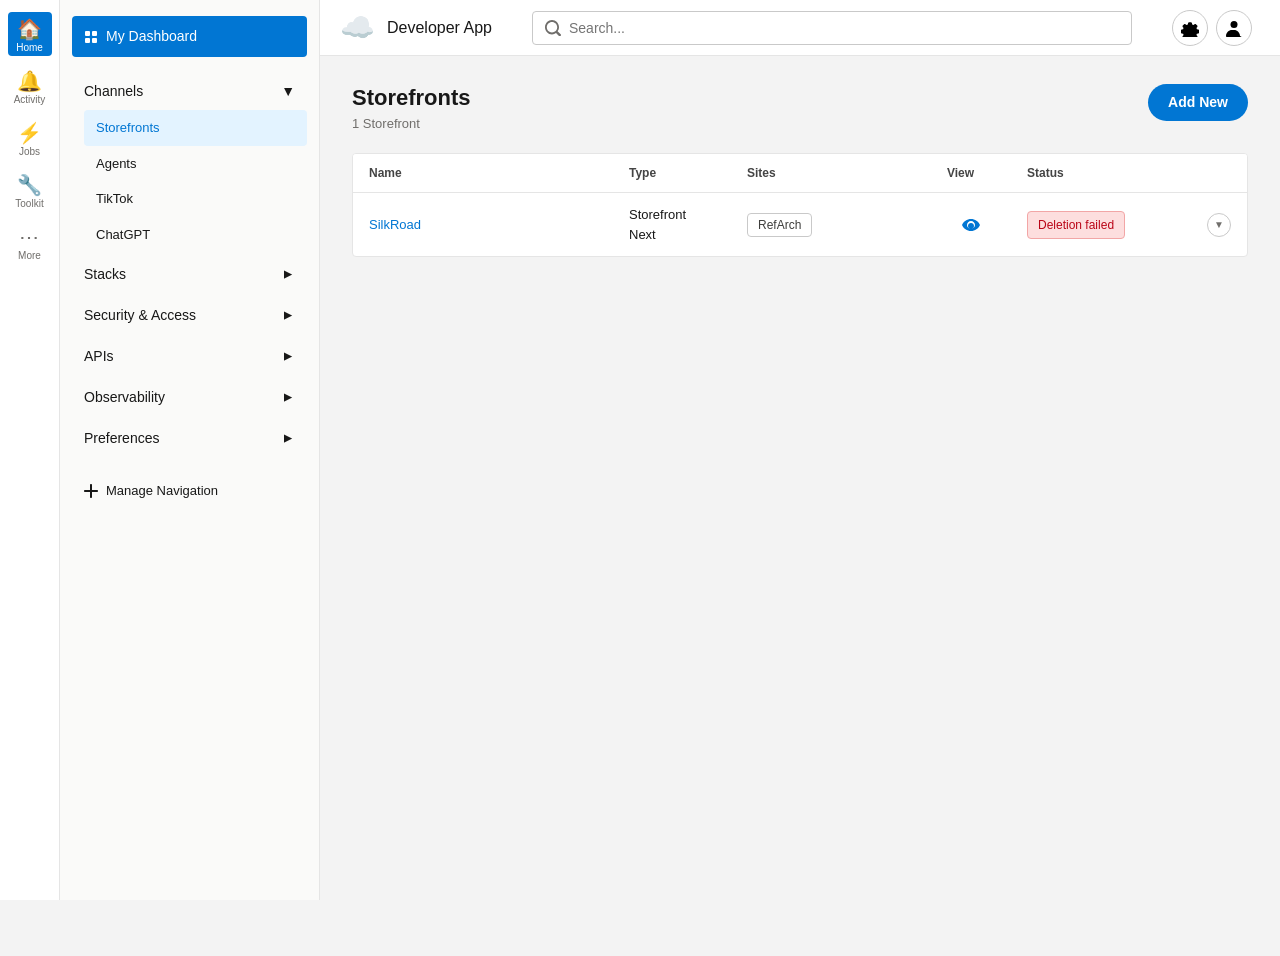
<file: screens/storefronts-list.html>
<!DOCTYPE html>
<html lang="en">
<head>
    <meta charset="UTF-8">
    <meta name="viewport" content="width=device-width, initial-scale=1.0">
    <title>Storefronts - Business Manager</title>
    <link rel="icon" href="../favicon.svg" type="image/svg+xml">
    <link rel="stylesheet" href="../assets/css/core.css">
    <link rel="stylesheet" href="../assets/css/components.css">
    <link rel="stylesheet" href="../assets/css/dev-workspace.css">
    <style>
        .sf-list-page {
            padding: 28px 32px;
        }

        .sf-list-header {
            display: flex;
            align-items: flex-start;
            justify-content: space-between;
            margin-bottom: 20px;
        }

        .sf-list-title {
            font-size: 22px;
            font-weight: 700;
            color: #181818;
            margin-bottom: 2px;
        }

        .sf-list-count {
            font-size: 13px;
            color: #706E6B;
        }

        .sf-add-new-btn {
            padding: 8px 20px;
            background: #0176D3;
            color: #fff;
            border: none;
            border-radius: 20px;
            font-size: 14px;
            font-weight: 600;
            cursor: pointer;
            text-decoration: none;
            display: inline-block;
            transition: background 0.15s;
            white-space: nowrap;
        }

        .sf-add-new-btn:hover { background: #014486; }

        .sf-table-wrapper {
            background: #fff;
            border: 1px solid #E5E5E5;
            border-radius: 4px;
            overflow: hidden;
        }

        .sf-table {
            width: 100%;
            border-collapse: collapse;
        }

        .sf-table thead th {
            text-align: left;
            padding: 10px 16px;
            font-size: 12px;
            font-weight: 600;
            color: #444;
            border-bottom: 1px solid #E5E5E5;
            background: #fff;
            white-space: nowrap;
        }

        .sf-table tbody tr {
            border-bottom: 1px solid #E5E5E5;
        }

        .sf-table tbody tr:last-child { border-bottom: none; }
        .sf-table tbody tr:hover { background: #F8F8F8; }

        .sf-table td {
            padding: 12px 16px;
            vertical-align: middle;
            font-size: 13px;
        }

        .sf-table-link {
            color: #0176D3;
            text-decoration: none;
            font-weight: 500;
        }

        .sf-table-link:hover { text-decoration: underline; }

        .sf-tag {
            display: inline-block;
            padding: 2px 10px;
            border: 1px solid #C9C9C9;
            border-radius: 4px;
            font-size: 12px;
            color: #3E3E3C;
            background: #fff;
        }

        .sf-status-badge {
            display: inline-flex;
            align-items: center;
            padding: 4px 10px;
            border-radius: 4px;
            font-size: 12px;
            font-weight: 500;
        }

        .sf-status-badge.error {
            background: #FDDEDE;
            color: #BA0517;
            border: 1px solid #F2A6A6;
        }

        .sf-view-icon {
            color: #0176D3;
            cursor: pointer;
            display: flex;
            justify-content: center;
        }

        .sf-row-action-btn {
            width: 24px; height: 24px;
            border: 1px solid #C9C9C9;
            border-radius: 50%;
            background: #fff;
            display: inline-flex; align-items: center; justify-content: center;
            cursor: pointer;
            color: #706E6B;
            font-size: 10px;
        }

        .sf-row-action-btn:hover { background: #F3F3F3; }

        .col-name { width: 260px; }
        .col-type { width: auto; }
        .col-sites { width: 200px; }
        .col-view { width: 80px; text-align: center; }
        .col-status { width: 180px; }
        .col-action { width: 48px; text-align: center; }
    </style>
</head>
<body>
    <!-- Icon Sidebar -->
    <aside class="dev-icon-sidebar">
        <a href="../index.html" class="dev-icon-sidebar-item active" title="Home">
            <div style="text-align: center;">
                <div style="font-size: 20px;">🏠</div>
                <div class="dev-icon-sidebar-label">Home</div>
            </div>
        </a>
        <div class="dev-icon-sidebar-item" title="Activity">
            <div style="text-align: center;">
                <div style="font-size: 20px;">🔔</div>
                <div class="dev-icon-sidebar-label">Activity</div>
            </div>
        </div>
        <div class="dev-icon-sidebar-item" title="Jobs">
            <div style="text-align: center;">
                <div style="font-size: 20px;">⚡</div>
                <div class="dev-icon-sidebar-label">Jobs</div>
            </div>
        </div>
        <div class="dev-icon-sidebar-item" title="Toolkit">
            <div style="text-align: center;">
                <div style="font-size: 20px;">🔧</div>
                <div class="dev-icon-sidebar-label">Toolkit</div>
            </div>
        </div>
        <div class="dev-icon-sidebar-item" title="More">
            <div style="text-align: center;">
                <div style="font-size: 20px;">⋯</div>
                <div class="dev-icon-sidebar-label">More</div>
            </div>
        </div>
    </aside>

    <!-- Secondary Sidebar -->
    <aside class="dev-secondary-sidebar">
        <a href="dashboard.html" class="dev-dashboard-button">
            <svg width="14" height="14" viewBox="0 0 14 14" fill="currentColor">
                <rect x="1" y="1" width="5" height="5" rx="1"/>
                <rect x="8" y="1" width="5" height="5" rx="1"/>
                <rect x="1" y="8" width="5" height="5" rx="1"/>
                <rect x="8" y="8" width="5" height="5" rx="1"/>
            </svg>
            My Dashboard
        </a>

        <div class="dev-nav-section">
            <div class="dev-nav-section-header" onclick="toggleSection(this)">
                <span>Channels</span>
                <span class="dev-nav-section-arrow">▼</span>
            </div>
            <div class="dev-nav-section-content">
                <a href="storefronts-list.html" class="dev-nav-item active">Storefronts</a>
                <a href="#" class="dev-nav-item">Agents</a>
                <a href="#" class="dev-nav-item">TikTok</a>
                <a href="#" class="dev-nav-item">ChatGPT</a>
            </div>
        </div>

        <div class="dev-nav-section collapsed">
            <div class="dev-nav-section-header" onclick="toggleSection(this)">
                <span>Stacks</span>
                <span class="dev-nav-section-arrow">▼</span>
            </div>
            <div class="dev-nav-section-content">
                <a href="#" class="dev-nav-item">Stack 1</a>
                <a href="#" class="dev-nav-item">Stack 2</a>
            </div>
        </div>

        <div class="dev-nav-section collapsed">
            <div class="dev-nav-section-header" onclick="toggleSection(this)">
                <span>Security & Access</span>
                <span class="dev-nav-section-arrow">▼</span>
            </div>
            <div class="dev-nav-section-content">
                <a href="#" class="dev-nav-item">Permissions</a>
                <a href="#" class="dev-nav-item">API Keys</a>
            </div>
        </div>

        <div class="dev-nav-section collapsed">
            <div class="dev-nav-section-header" onclick="toggleSection(this)">
                <span>APIs</span>
                <span class="dev-nav-section-arrow">▼</span>
            </div>
            <div class="dev-nav-section-content">
                <a href="#" class="dev-nav-item">Endpoints</a>
                <a href="#" class="dev-nav-item">Documentation</a>
            </div>
        </div>

        <div class="dev-nav-section collapsed">
            <div class="dev-nav-section-header" onclick="toggleSection(this)">
                <span>Observability</span>
                <span class="dev-nav-section-arrow">▼</span>
            </div>
            <div class="dev-nav-section-content">
                <a href="#" class="dev-nav-item">Logs</a>
                <a href="#" class="dev-nav-item">Metrics</a>
            </div>
        </div>

        <div class="dev-nav-section collapsed">
            <div class="dev-nav-section-header" onclick="toggleSection(this)">
                <span>Preferences</span>
                <span class="dev-nav-section-arrow">▼</span>
            </div>
            <div class="dev-nav-section-content">
                <a href="#" class="dev-nav-item">Settings</a>
                <a href="#" class="dev-nav-item">Profile</a>
            </div>
        </div>

        <a href="#" class="dev-manage-nav">
            <svg width="14" height="14" viewBox="0 0 14 14" fill="currentColor">
                <path d="M13,6H8V1c0-0.6-0.4-1-1-1S6,0.4,6,1v5H1C0.4,6,0,6.4,0,7s0.4,1,1,1h5v5c0,0.6,0.4,1,1,1s1-0.4,1-1V8h5c0.6,0,1-0.4,1-1S13.6,6,13,6z"/>
            </svg>
            Manage Navigation
        </a>
    </aside>

    <!-- Header -->
    <header class="dev-header">
        <a href="../index.html" class="dev-header-logo">
            <span class="dev-cloud-icon">☁️</span>
            <span>Developer App</span>
        </a>
        <div class="dev-header-search">
            <input type="text" class="dev-search-input" placeholder="Search...">
        </div>
        <div class="dev-header-actions">
            <button class="dev-icon-button" title="Settings">
                <svg width="18" height="18" viewBox="0 0 18 18" fill="currentColor">
                    <path d="M9,6.5C7.6,6.5,6.5,7.6,6.5,9s1.1,2.5,2.5,2.5s2.5-1.1,2.5-2.5S10.4,6.5,9,6.5z M17.4,10.6l-1.5-0.3c-0.1-0.4-0.3-0.8-0.5-1.2l0.9-1.2c0.3-0.4,0.2-1-0.1-1.3l-1.3-1.3c-0.3-0.3-0.9-0.4-1.3-0.1l-1.2,0.9c-0.4-0.2-0.8-0.4-1.2-0.5L10.9,4c-0.1-0.5-0.5-0.8-1-0.8H8.1c-0.5,0-0.9,0.3-1,0.8L6.8,5.6C6.4,5.7,6,5.9,5.6,6.1L4.4,5.2c-0.4-0.3-1-0.2-1.3,0.1L1.8,6.6C1.5,6.9,1.4,7.5,1.7,7.9l0.9,1.2C2.4,9.5,2.2,9.9,2.1,10.3l-1.5,0.3c-0.5,0.1-0.8,0.5-0.8,1v1.8c0,0.5,0.3,0.9,0.8,1l1.5,0.3c0.1,0.4,0.3,0.8,0.5,1.2l-0.9,1.2c-0.3,0.4-0.2,1,0.1,1.3l1.3,1.3c0.3,0.3,0.9,0.4,1.3,0.1l1.2-0.9c0.4,0.2,0.8,0.4,1.2,0.5l0.3,1.5c0.1,0.5,0.5,0.8,1,0.8h1.8c0.5,0,0.9-0.3,1-0.8l0.3-1.5c0.4-0.1,0.8-0.3,1.2-0.5l1.2,0.9c0.4,0.3,1,0.2,1.3-0.1l1.3-1.3c0.3-0.3,0.4-0.9,0.1-1.3l-0.9-1.2c0.2-0.4,0.4-0.8,0.5-1.2l1.5-0.3c0.5-0.1,0.8-0.5,0.8-1v-1.8C18.2,11.1,17.9,10.7,17.4,10.6z"/>
                </svg>
            </button>
            <button class="dev-icon-button" title="Profile">
                <svg width="18" height="18" viewBox="0 0 18 18" fill="currentColor">
                    <circle cx="9" cy="5.5" r="3.5"/>
                    <path d="M16,18H2c-0.6,0-1-0.4-1-1c0-3.3,2.7-6,6-6h2c3.3,0,6,2.7,6,6C17,17.6,16.6,18,16,18z"/>
                </svg>
            </button>
        </div>
    </header>

    <!-- Main Content -->
    <main class="dev-main-content sf-list-page">
        <div class="sf-list-header">
            <div>
                <h1 class="sf-list-title">Storefronts</h1>
                <div class="sf-list-count">1 Storefront</div>
            </div>
            <a href="storefront-choose-template.html" class="sf-add-new-btn">Add New</a>
        </div>

        <div class="sf-table-wrapper">
            <table class="sf-table">
                <thead>
                    <tr>
                        <th class="col-name">Name</th>
                        <th class="col-type">Type</th>
                        <th class="col-sites">Sites</th>
                        <th class="col-view">View</th>
                        <th class="col-status">Status</th>
                        <th class="col-action"></th>
                    </tr>
                </thead>
                <tbody>
                    <tr>
                        <td class="col-name">
                            <a href="storefront-detail.html" class="sf-table-link">SilkRoad</a>
                        </td>
                        <td class="col-type">Storefront Next</td>
                        <td class="col-sites">
                            <span class="sf-tag">RefArch</span>
                        </td>
                        <td class="col-view">
                            <span class="sf-view-icon">
                                <svg width="18" height="12" viewBox="0 0 18 12" fill="currentColor"><path d="M9,0C5,0,1.5,2.4,0,6c1.5,3.6,5,6,9,6s7.5-2.4,9-6C16.5,2.4,13,0,9,0z M9,10c-2.2,0-4-1.8-4-4s1.8-4,4-4s4,1.8,4,4S11.2,10,9,10z M9,4C7.3,4,6,5.3,6,7s1.3,3,3,3s3-1.3,3-3S10.7,4,9,4z"/></svg>
                            </span>
                        </td>
                        <td class="col-status">
                            <span class="sf-status-badge error">Deletion failed</span>
                        </td>
                        <td class="col-action">
                            <button class="sf-row-action-btn">▼</button>
                        </td>
                    </tr>
                </tbody>
            </table>
        </div>
    </main>

    <script src="../assets/js/shared-nav.js"></script>
    <script src="../assets/js/interactions.js"></script>
</body>
</html>
</file>
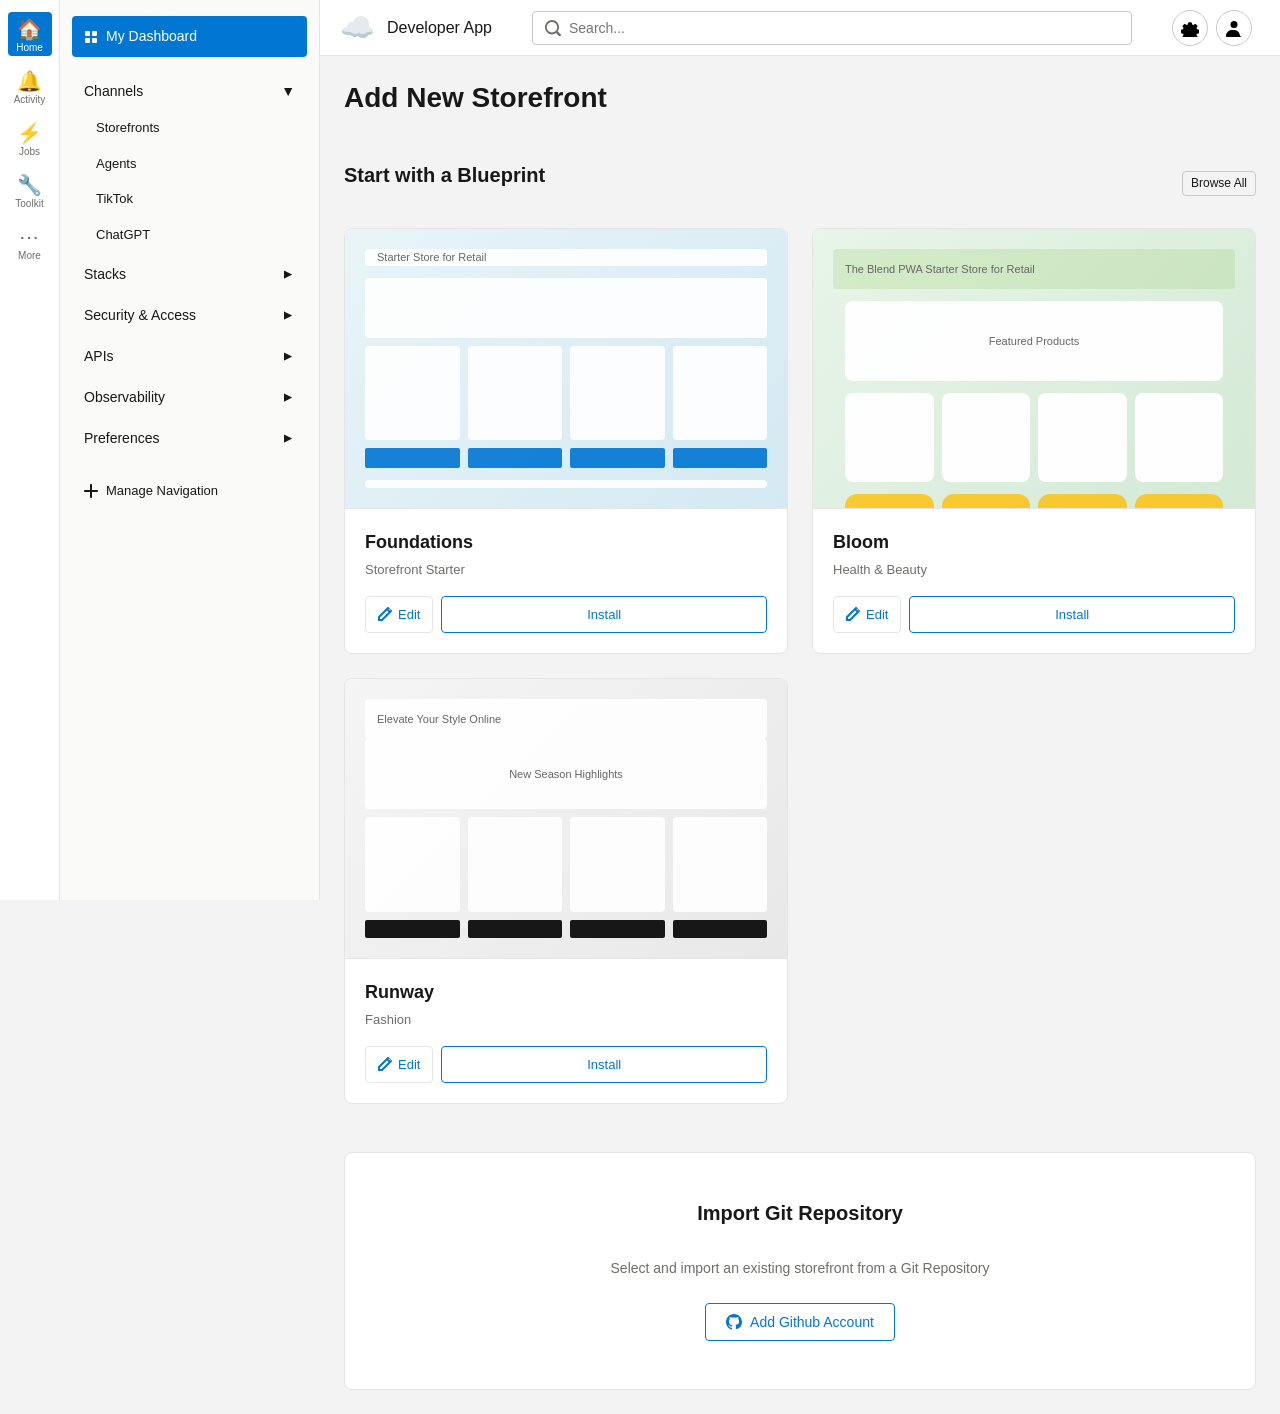
<file: screens/storefronts.html>
<!DOCTYPE html>
<html lang="en">
<head>
    <meta charset="UTF-8">
    <meta name="viewport" content="width=device-width, initial-scale=1.0">
    <title>Add New Storefront - Business Manager</title>
    <link rel="icon" href="../favicon.svg" type="image/svg+xml">
    <link rel="stylesheet" href="../assets/css/core.css">
    <link rel="stylesheet" href="../assets/css/components.css">
    <link rel="stylesheet" href="../assets/css/dev-workspace.css">
    <style>
        /* Storefronts specific styles */
        .blueprint-section {
            margin-bottom: 48px;
        }

        .blueprint-header {
            display: flex;
            justify-content: space-between;
            align-items: center;
            margin-bottom: 24px;
        }

        .blueprint-title {
            font-size: 20px;
            font-weight: 600;
            color: #181818;
        }

        .blueprint-grid {
            display: grid;
            grid-template-columns: repeat(auto-fill, minmax(360px, 1fr));
            gap: 24px;
        }

        .blueprint-card {
            background-color: #FFFFFF;
            border: 1px solid #E5E5E5;
            border-radius: 8px;
            overflow: hidden;
            transition: all 0.2s ease;
        }

        .blueprint-card:hover {
            border-color: #C9C9C9;
            box-shadow: 0 4px 12px rgba(0, 0, 0, 0.1);
        }

        .blueprint-preview {
            width: 100%;
            height: 280px;
            background-color: #F3F3F3;
            display: flex;
            align-items: center;
            justify-content: center;
            overflow: hidden;
            border-bottom: 1px solid #E5E5E5;
        }

        .blueprint-preview img {
            width: 100%;
            height: 100%;
            object-fit: cover;
        }

        .blueprint-content {
            padding: 20px;
        }

        .blueprint-name {
            font-size: 18px;
            font-weight: 600;
            color: #181818;
            margin-bottom: 4px;
        }

        .blueprint-description {
            font-size: 13px;
            color: #706E6B;
            margin-bottom: 16px;
        }

        .blueprint-actions {
            display: flex;
            gap: 8px;
        }

        .blueprint-edit-btn {
            display: flex;
            align-items: center;
            gap: 6px;
            padding: 6px 12px;
            font-size: 13px;
            color: #0176D3;
            background-color: transparent;
            border: 1px solid #E5E5E5;
            border-radius: 4px;
            cursor: pointer;
            transition: all 0.2s ease;
        }

        .blueprint-edit-btn:hover {
            background-color: #F3F3F3;
            border-color: #0176D3;
        }

        .blueprint-install-btn {
            flex: 1;
            padding: 8px 16px;
            font-size: 13px;
            font-weight: 500;
            color: #0176D3;
            background-color: transparent;
            border: 1px solid #0176D3;
            border-radius: 4px;
            cursor: pointer;
            transition: all 0.2s ease;
        }

        .blueprint-install-btn:hover {
            background-color: #0176D3;
            color: #FFFFFF;
        }

        .import-section {
            background-color: #FFFFFF;
            border: 1px solid #E5E5E5;
            border-radius: 8px;
            padding: 48px;
            text-align: center;
        }

        .import-section-title {
            font-size: 20px;
            font-weight: 600;
            color: #181818;
            margin-bottom: 32px;
        }

        .import-description {
            font-size: 14px;
            color: #706E6B;
            margin-bottom: 24px;
        }

        .add-github-btn {
            display: inline-flex;
            align-items: center;
            gap: 8px;
            padding: 10px 20px;
            font-size: 14px;
            font-weight: 500;
            color: #0176D3;
            background-color: transparent;
            border: 1px solid #0176D3;
            border-radius: 4px;
            cursor: pointer;
            transition: all 0.2s ease;
        }

        .add-github-btn:hover {
            background-color: #E3F3FF;
        }

        /* Mock preview images */
        .mock-preview {
            width: 100%;
            height: 100%;
            padding: 20px;
            background: linear-gradient(135deg, #f5f5f5 0%, #e8e8e8 100%);
        }

        .mock-foundations {
            background: linear-gradient(135deg, #e8f4f8 0%, #d4e9f2 100%);
            display: flex;
            flex-direction: column;
            gap: 12px;
        }

        .mock-bloom {
            background: linear-gradient(135deg, #e8f5e9 0%, #d4e9d6 100%);
        }

        .mock-runway {
            background: linear-gradient(135deg, #f5f5f5 0%, #e8e8e8 100%);
        }

        .mock-header {
            height: 40px;
            background-color: rgba(255, 255, 255, 0.9);
            border-radius: 4px;
            display: flex;
            align-items: center;
            padding: 0 12px;
            font-size: 11px;
            color: #666;
        }

        .mock-products {
            display: grid;
            grid-template-columns: repeat(4, 1fr);
            gap: 8px;
        }

        .mock-product {
            background-color: rgba(255, 255, 255, 0.9);
            border-radius: 4px;
            aspect-ratio: 1;
        }

        .mock-footer {
            height: 30px;
            background-color: rgba(255, 255, 255, 0.9);
            border-radius: 4px;
        }
    </style>
</head>
<body>
    <!-- Icon Sidebar -->
    <aside class="dev-icon-sidebar">
        <a href="../index.html" class="dev-icon-sidebar-item active" title="Home">
            <div style="text-align: center;">
                <div style="font-size: 20px;">🏠</div>
                <div class="dev-icon-sidebar-label">Home</div>
            </div>
        </a>
        <div class="dev-icon-sidebar-item" title="Activity">
            <div style="text-align: center;">
                <div style="font-size: 20px;">🔔</div>
                <div class="dev-icon-sidebar-label">Activity</div>
            </div>
        </div>
        <div class="dev-icon-sidebar-item" title="Jobs">
            <div style="text-align: center;">
                <div style="font-size: 20px;">⚡</div>
                <div class="dev-icon-sidebar-label">Jobs</div>
            </div>
        </div>
        <div class="dev-icon-sidebar-item" title="Toolkit">
            <div style="text-align: center;">
                <div style="font-size: 20px;">🔧</div>
                <div class="dev-icon-sidebar-label">Toolkit</div>
            </div>
        </div>
        <div class="dev-icon-sidebar-item" title="More">
            <div style="text-align: center;">
                <div style="font-size: 20px;">⋯</div>
                <div class="dev-icon-sidebar-label">More</div>
            </div>
        </div>
    </aside>

    <!-- Secondary Sidebar -->
    <aside class="dev-secondary-sidebar">
        <a href="dashboard.html" class="dev-dashboard-button">
            <svg width="14" height="14" viewBox="0 0 14 14" fill="currentColor">
                <rect x="1" y="1" width="5" height="5" rx="1"/>
                <rect x="8" y="1" width="5" height="5" rx="1"/>
                <rect x="1" y="8" width="5" height="5" rx="1"/>
                <rect x="8" y="8" width="5" height="5" rx="1"/>
            </svg>
            My Dashboard
        </a>

        <div class="dev-nav-section">
            <div class="dev-nav-section-header" onclick="toggleSection(this)">
                <span>Channels</span>
                <span class="dev-nav-section-arrow">▼</span>
            </div>
            <div class="dev-nav-section-content">
                <a href="storefronts-list.html" class="dev-nav-item">Storefronts</a>
                <a href="#" class="dev-nav-item">Agents</a>
                <a href="#" class="dev-nav-item">TikTok</a>
                <a href="#" class="dev-nav-item">ChatGPT</a>
            </div>
        </div>

        <div class="dev-nav-section collapsed">
            <div class="dev-nav-section-header" onclick="toggleSection(this)">
                <span>Stacks</span>
                <span class="dev-nav-section-arrow">▼</span>
            </div>
            <div class="dev-nav-section-content">
                <a href="#" class="dev-nav-item">Stack 1</a>
                <a href="#" class="dev-nav-item">Stack 2</a>
            </div>
        </div>

        <div class="dev-nav-section collapsed">
            <div class="dev-nav-section-header" onclick="toggleSection(this)">
                <span>Security & Access</span>
                <span class="dev-nav-section-arrow">▼</span>
            </div>
            <div class="dev-nav-section-content">
                <a href="#" class="dev-nav-item">Permissions</a>
                <a href="#" class="dev-nav-item">API Keys</a>
            </div>
        </div>

        <div class="dev-nav-section collapsed">
            <div class="dev-nav-section-header" onclick="toggleSection(this)">
                <span>APIs</span>
                <span class="dev-nav-section-arrow">▼</span>
            </div>
            <div class="dev-nav-section-content">
                <a href="#" class="dev-nav-item">Endpoints</a>
                <a href="#" class="dev-nav-item">Documentation</a>
            </div>
        </div>

        <div class="dev-nav-section collapsed">
            <div class="dev-nav-section-header" onclick="toggleSection(this)">
                <span>Observability</span>
                <span class="dev-nav-section-arrow">▼</span>
            </div>
            <div class="dev-nav-section-content">
                <a href="#" class="dev-nav-item">Logs</a>
                <a href="#" class="dev-nav-item">Metrics</a>
            </div>
        </div>

        <div class="dev-nav-section collapsed">
            <div class="dev-nav-section-header" onclick="toggleSection(this)">
                <span>Preferences</span>
                <span class="dev-nav-section-arrow">▼</span>
            </div>
            <div class="dev-nav-section-content">
                <a href="#" class="dev-nav-item">Settings</a>
                <a href="#" class="dev-nav-item">Profile</a>
            </div>
        </div>

        <a href="#" class="dev-manage-nav">
            <svg width="14" height="14" viewBox="0 0 14 14" fill="currentColor">
                <path d="M13,6H8V1c0-0.6-0.4-1-1-1S6,0.4,6,1v5H1C0.4,6,0,6.4,0,7s0.4,1,1,1h5v5c0,0.6,0.4,1,1,1s1-0.4,1-1V8h5c0.6,0,1-0.4,1-1S13.6,6,13,6z"/>
            </svg>
            Manage Navigation
        </a>
    </aside>

    <!-- Header -->
    <header class="dev-header">
        <a href="../index.html" class="dev-header-logo">
            <span class="dev-cloud-icon">☁️</span>
            <span>Developer App</span>
        </a>
        <div class="dev-header-search">
            <input type="text" class="dev-search-input" placeholder="Search...">
        </div>
        <div class="dev-header-actions">
            <button class="dev-icon-button" title="Settings">
                <svg width="18" height="18" viewBox="0 0 18 18" fill="currentColor">
                    <path d="M9,6.5C7.6,6.5,6.5,7.6,6.5,9s1.1,2.5,2.5,2.5s2.5-1.1,2.5-2.5S10.4,6.5,9,6.5z M17.4,10.6l-1.5-0.3c-0.1-0.4-0.3-0.8-0.5-1.2l0.9-1.2c0.3-0.4,0.2-1-0.1-1.3l-1.3-1.3c-0.3-0.3-0.9-0.4-1.3-0.1l-1.2,0.9c-0.4-0.2-0.8-0.4-1.2-0.5L10.9,4c-0.1-0.5-0.5-0.8-1-0.8H8.1c-0.5,0-0.9,0.3-1,0.8L6.8,5.6C6.4,5.7,6,5.9,5.6,6.1L4.4,5.2c-0.4-0.3-1-0.2-1.3,0.1L1.8,6.6C1.5,6.9,1.4,7.5,1.7,7.9l0.9,1.2C2.4,9.5,2.2,9.9,2.1,10.3l-1.5,0.3c-0.5,0.1-0.8,0.5-0.8,1v1.8c0,0.5,0.3,0.9,0.8,1l1.5,0.3c0.1,0.4,0.3,0.8,0.5,1.2l-0.9,1.2c-0.3,0.4-0.2,1,0.1,1.3l1.3,1.3c0.3,0.3,0.9,0.4,1.3,0.1l1.2-0.9c0.4,0.2,0.8,0.4,1.2,0.5l0.3,1.5c0.1,0.5,0.5,0.8,1,0.8h1.8c0.5,0,0.9-0.3,1-0.8l0.3-1.5c0.4-0.1,0.8-0.3,1.2-0.5l1.2,0.9c0.4,0.3,1,0.2,1.3-0.1l1.3-1.3c0.3-0.3,0.4-0.9,0.1-1.3l-0.9-1.2c0.2-0.4,0.4-0.8,0.5-1.2l1.5-0.3c0.5-0.1,0.8-0.5,0.8-1v-1.8C18.2,11.1,17.9,10.7,17.4,10.6z"/>
                </svg>
            </button>
            <button class="dev-icon-button" title="Profile">
                <svg width="18" height="18" viewBox="0 0 18 18" fill="currentColor">
                    <circle cx="9" cy="5.5" r="3.5"/>
                    <path d="M16,18H2c-0.6,0-1-0.4-1-1c0-3.3,2.7-6,6-6h2c3.3,0,6,2.7,6,6C17,17.6,16.6,18,16,18z"/>
                </svg>
            </button>
        </div>
    </header>

    <!-- Main Content -->
    <main class="dev-main-content">
        <!-- Page Header -->
        <div class="dev-section-header" style="margin-bottom: 32px;">
            <h1 class="dev-section-title" style="font-size: 28px;">Add New Storefront</h1>
        </div>

        <!-- Blueprint Section -->
        <div class="blueprint-section">
            <div class="blueprint-header">
                <h2 class="blueprint-title">Start with a Blueprint</h2>
                <button class="bm-button bm-button-secondary bm-button-sm">Browse All</button>
            </div>

            <div class="blueprint-grid">
                <!-- Foundations Blueprint -->
                <div class="blueprint-card">
                    <div class="blueprint-preview">
                        <div class="mock-preview mock-foundations">
                            <div class="mock-header">Starter Store for Retail</div>
                            <div style="flex: 1; display: flex; flex-direction: column; gap: 8px;">
                                <div style="height: 60px; background: rgba(255,255,255,0.9); border-radius: 4px;"></div>
                                <div class="mock-products">
                                    <div class="mock-product"></div>
                                    <div class="mock-product"></div>
                                    <div class="mock-product"></div>
                                    <div class="mock-product"></div>
                                </div>
                                <div style="display: grid; grid-template-columns: repeat(4, 1fr); gap: 8px;">
                                    <div style="height: 20px; background: rgba(1, 118, 211, 0.9); border-radius: 2px;"></div>
                                    <div style="height: 20px; background: rgba(1, 118, 211, 0.9); border-radius: 2px;"></div>
                                    <div style="height: 20px; background: rgba(1, 118, 211, 0.9); border-radius: 2px;"></div>
                                    <div style="height: 20px; background: rgba(1, 118, 211, 0.9); border-radius: 2px;"></div>
                                </div>
                            </div>
                            <div class="mock-footer"></div>
                        </div>
                    </div>
                    <div class="blueprint-content">
                        <div class="blueprint-name">Foundations</div>
                        <div class="blueprint-description">Storefront Starter</div>
                        <div class="blueprint-actions">
                            <button class="blueprint-edit-btn">
                                <svg width="14" height="14" viewBox="0 0 14 14" fill="currentColor">
                                    <path d="M13.7,3.3l-3-3C10.5,0.1,10.3,0,10,0S9.5,0.1,9.3,0.3l-9,9C0.1,9.5,0,9.7,0,10v3c0,0.6,0.4,1,1,1h3c0.3,0,0.5-0.1,0.7-0.3l9-9C13.9,4.5,14,4.3,14,4S13.9,3.5,13.7,3.3z M3.6,12H2v-1.6l7-7L10.6,5L3.6,12z M12,3.6L11.4,3l-1-1L11,1.4l2,2L12,3.6z"/>
                                </svg>
                                Edit
                            </button>
                            <a href="storefront-install.html" class="blueprint-install-btn" style="text-align: center; text-decoration: none;">Install</a>
                        </div>
                    </div>
                </div>

                <!-- Bloom Blueprint -->
                <div class="blueprint-card">
                    <div class="blueprint-preview">
                        <div class="mock-preview mock-bloom">
                            <div class="mock-header" style="background: rgba(139, 195, 74, 0.2);">The Blend PWA Starter Store for Retail</div>
                            <div style="flex: 1; display: flex; flex-direction: column; gap: 12px; padding: 12px;">
                                <div style="height: 80px; background: rgba(255,255,255,0.95); border-radius: 8px; display: flex; align-items: center; justify-content: center; font-size: 11px; color: #666;">Featured Products</div>
                                <div style="display: grid; grid-template-columns: repeat(4, 1fr); gap: 8px;">
                                    <div style="aspect-ratio: 1; background: rgba(255,255,255,0.95); border-radius: 8px;"></div>
                                    <div style="aspect-ratio: 1; background: rgba(255,255,255,0.95); border-radius: 8px;"></div>
                                    <div style="aspect-ratio: 1; background: rgba(255,255,255,0.95); border-radius: 8px;"></div>
                                    <div style="aspect-ratio: 1; background: rgba(255,255,255,0.95); border-radius: 8px;"></div>
                                </div>
                                <div style="display: grid; grid-template-columns: repeat(4, 1fr); gap: 8px;">
                                    <div style="height: 24px; background: rgba(255, 193, 7, 0.8); border-radius: 12px;"></div>
                                    <div style="height: 24px; background: rgba(255, 193, 7, 0.8); border-radius: 12px;"></div>
                                    <div style="height: 24px; background: rgba(255, 193, 7, 0.8); border-radius: 12px;"></div>
                                    <div style="height: 24px; background: rgba(255, 193, 7, 0.8); border-radius: 12px;"></div>
                                </div>
                            </div>
                        </div>
                    </div>
                    <div class="blueprint-content">
                        <div class="blueprint-name">Bloom</div>
                        <div class="blueprint-description">Health & Beauty</div>
                        <div class="blueprint-actions">
                            <button class="blueprint-edit-btn">
                                <svg width="14" height="14" viewBox="0 0 14 14" fill="currentColor">
                                    <path d="M13.7,3.3l-3-3C10.5,0.1,10.3,0,10,0S9.5,0.1,9.3,0.3l-9,9C0.1,9.5,0,9.7,0,10v3c0,0.6,0.4,1,1,1h3c0.3,0,0.5-0.1,0.7-0.3l9-9C13.9,4.5,14,4.3,14,4S13.9,3.5,13.7,3.3z M3.6,12H2v-1.6l7-7L10.6,5L3.6,12z M12,3.6L11.4,3l-1-1L11,1.4l2,2L12,3.6z"/>
                                </svg>
                                Edit
                            </button>
                            <a href="storefront-install.html" class="blueprint-install-btn" style="text-align: center; text-decoration: none;">Install</a>
                        </div>
                    </div>
                </div>

                <!-- Runway Blueprint -->
                <div class="blueprint-card">
                    <div class="blueprint-preview">
                        <div class="mock-preview mock-runway">
                            <div class="mock-header">Elevate Your Style Online</div>
                            <div style="flex: 1; display: flex; flex-direction: column; gap: 8px;">
                                <div style="height: 70px; background: rgba(255,255,255,0.9); border-radius: 4px; display: flex; align-items: center; justify-content: center; font-size: 11px; color: #666;">New Season Highlights</div>
                                <div style="display: grid; grid-template-columns: repeat(4, 1fr); gap: 8px;">
                                    <div style="aspect-ratio: 1; background: rgba(255,255,255,0.9); border-radius: 4px;"></div>
                                    <div style="aspect-ratio: 1; background: rgba(255,255,255,0.9); border-radius: 4px;"></div>
                                    <div style="aspect-ratio: 1; background: rgba(255,255,255,0.9); border-radius: 4px;"></div>
                                    <div style="aspect-ratio: 1; background: rgba(255,255,255,0.9); border-radius: 4px;"></div>
                                </div>
                                <div style="display: grid; grid-template-columns: repeat(4, 1fr); gap: 8px;">
                                    <div style="height: 18px; background: rgba(0,0,0,0.9); border-radius: 2px;"></div>
                                    <div style="height: 18px; background: rgba(0,0,0,0.9); border-radius: 2px;"></div>
                                    <div style="height: 18px; background: rgba(0,0,0,0.9); border-radius: 2px;"></div>
                                    <div style="height: 18px; background: rgba(0,0,0,0.9); border-radius: 2px;"></div>
                                </div>
                            </div>
                        </div>
                    </div>
                    <div class="blueprint-content">
                        <div class="blueprint-name">Runway</div>
                        <div class="blueprint-description">Fashion</div>
                        <div class="blueprint-actions">
                            <button class="blueprint-edit-btn">
                                <svg width="14" height="14" viewBox="0 0 14 14" fill="currentColor">
                                    <path d="M13.7,3.3l-3-3C10.5,0.1,10.3,0,10,0S9.5,0.1,9.3,0.3l-9,9C0.1,9.5,0,9.7,0,10v3c0,0.6,0.4,1,1,1h3c0.3,0,0.5-0.1,0.7-0.3l9-9C13.9,4.5,14,4.3,14,4S13.9,3.5,13.7,3.3z M3.6,12H2v-1.6l7-7L10.6,5L3.6,12z M12,3.6L11.4,3l-1-1L11,1.4l2,2L12,3.6z"/>
                                </svg>
                                Edit
                            </button>
                            <a href="storefront-install.html" class="blueprint-install-btn" style="text-align: center; text-decoration: none;">Install</a>
                        </div>
                    </div>
                </div>
            </div>
        </div>

        <!-- Import Git Repository Section -->
        <div class="import-section">
            <h2 class="import-section-title">Import Git Repository</h2>
            <p class="import-description">Select and import an existing storefront from a Git Repository</p>
            <button class="add-github-btn">
                <svg width="16" height="16" viewBox="0 0 16 16" fill="currentColor">
                    <path d="M8,0C3.6,0,0,3.6,0,8c0,3.5,2.3,6.5,5.5,7.6c0.4,0.1,0.5-0.2,0.5-0.4c0-0.2,0-0.8,0-1.5c-2.2,0.5-2.7-1.1-2.7-1.1c-0.4-0.9-0.9-1.2-0.9-1.2c-0.7-0.5,0.1-0.5,0.1-0.5c0.8,0.1,1.2,0.8,1.2,0.8c0.7,1.2,1.9,0.9,2.3,0.7c0.1-0.5,0.3-0.9,0.5-1.1c-1.8-0.2-3.6-0.9-3.6-4c0-0.9,0.3-1.6,0.8-2.1C3.6,4.7,3.4,4,3.8,3c0,0,0.7-0.2,2.2,0.8c0.6-0.2,1.3-0.3,2-0.3s1.4,0.1,2,0.3c1.5-1,2.2-0.8,2.2-0.8c0.4,1,0.2,1.7,0.1,1.9c0.5,0.5,0.8,1.2,0.8,2.1c0,3.1-1.9,3.7-3.7,3.9c0.3,0.3,0.5,0.8,0.5,1.5c0,1.1,0,2,0,2.3c0,0.2,0.1,0.5,0.5,0.4C13.7,14.5,16,11.5,16,8C16,3.6,12.4,0,8,0z"/>
                </svg>
                Add Github Account
            </button>
        </div>
    </main>

    <script src="../assets/js/shared-nav.js"></script>
    <script src="../assets/js/interactions.js"></script>
</body>
</html>
</file>
<file: assets/css/core.css>
/* ================================================
   SFCC Business Manager - Core Design System
   ================================================ */

/* CSS Custom Properties */
:root {
    /* Primary Brand Colors */
    --bm-primary: #0176D3;
    --bm-primary-hover: #014486;
    --bm-primary-light: #E3F3FF;
    --bm-secondary: #706E6B;
    --bm-success: #2E844A;
    --bm-warning: #FFB75D;
    --bm-danger: #EA001E;
    --bm-info: #0176D3;

    /* Neutral Colors */
    --bm-text-primary: #181818;
    --bm-text-secondary: #706E6B;
    --bm-text-tertiary: #A8A8A8;
    --bm-text-inverse: #FFFFFF;

    /* Background Colors */
    --bm-bg-primary: #FFFFFF;
    --bm-bg-secondary: #F3F3F3;
    --bm-bg-tertiary: #FAFAF9;
    --bm-bg-dark: #181818;

    /* Border Colors */
    --bm-border-light: #E5E5E5;
    --bm-border-medium: #C9C9C9;
    --bm-border-dark: #706E6B;

    /* Typography */
    --bm-font-family: -apple-system, BlinkMacSystemFont, 'Segoe UI', Roboto, Helvetica, Arial, sans-serif;
    --bm-font-size-xs: 11px;
    --bm-font-size-sm: 12px;
    --bm-font-size-base: 14px;
    --bm-font-size-md: 16px;
    --bm-font-size-lg: 18px;
    --bm-font-size-xl: 24px;
    --bm-font-size-xxl: 32px;

    --bm-font-weight-regular: 400;
    --bm-font-weight-medium: 500;
    --bm-font-weight-semibold: 600;
    --bm-font-weight-bold: 700;

    --bm-line-height-tight: 1.25;
    --bm-line-height-normal: 1.5;
    --bm-line-height-relaxed: 1.75;

    /* Spacing Scale */
    --bm-spacing-xxs: 2px;
    --bm-spacing-xs: 4px;
    --bm-spacing-sm: 8px;
    --bm-spacing-md: 16px;
    --bm-spacing-lg: 24px;
    --bm-spacing-xl: 32px;
    --bm-spacing-xxl: 48px;

    /* Border Radius */
    --bm-radius-sm: 2px;
    --bm-radius-md: 4px;
    --bm-radius-lg: 8px;

    /* Shadows */
    --bm-shadow-sm: 0 1px 2px rgba(0, 0, 0, 0.05);
    --bm-shadow-md: 0 2px 4px rgba(0, 0, 0, 0.1);
    --bm-shadow-lg: 0 4px 8px rgba(0, 0, 0, 0.15);
    --bm-shadow-xl: 0 8px 16px rgba(0, 0, 0, 0.2);

    /* Layout */
    --bm-header-height: 56px;
    --bm-sidebar-width: 240px;
    --bm-container-max-width: 1440px;

    /* Z-index Scale */
    --bm-z-base: 0;
    --bm-z-dropdown: 1000;
    --bm-z-sticky: 1010;
    --bm-z-fixed: 1020;
    --bm-z-modal-backdrop: 1030;
    --bm-z-modal: 1040;
    --bm-z-popover: 1050;
    --bm-z-tooltip: 1060;
}

/* Global Reset & Base Styles */
* {
    margin: 0;
    padding: 0;
    box-sizing: border-box;
}

html {
    font-size: 16px;
    -webkit-font-smoothing: antialiased;
    -moz-osx-font-smoothing: grayscale;
}

body {
    font-family: var(--bm-font-family);
    font-size: var(--bm-font-size-base);
    line-height: var(--bm-line-height-normal);
    color: var(--bm-text-primary);
    background-color: var(--bm-bg-secondary);
    min-height: 100vh;
}

/* Typography */
h1, h2, h3, h4, h5, h6 {
    font-weight: var(--bm-font-weight-semibold);
    line-height: var(--bm-line-height-tight);
    margin-bottom: var(--bm-spacing-md);
}

h1 { font-size: var(--bm-font-size-xxl); }
h2 { font-size: var(--bm-font-size-xl); }
h3 { font-size: var(--bm-font-size-lg); }
h4 { font-size: var(--bm-font-size-md); }
h5 { font-size: var(--bm-font-size-base); }
h6 { font-size: var(--bm-font-size-sm); }

p {
    margin-bottom: var(--bm-spacing-md);
}

a {
    color: var(--bm-primary);
    text-decoration: none;
    transition: color 0.2s ease;
}

a:hover {
    color: var(--bm-primary-hover);
    text-decoration: underline;
}

/* Layout Container */
.bm-container {
    max-width: var(--bm-container-max-width);
    margin: 0 auto;
    padding: 0 var(--bm-spacing-lg);
}

/* Header */
.bm-header {
    position: fixed;
    top: 0;
    left: 0;
    right: 0;
    height: var(--bm-header-height);
    background-color: var(--bm-bg-dark);
    color: var(--bm-text-inverse);
    display: flex;
    align-items: center;
    padding: 0 var(--bm-spacing-lg);
    box-shadow: var(--bm-shadow-md);
    z-index: var(--bm-z-fixed);
}

.bm-header-logo {
    font-size: var(--bm-font-size-lg);
    font-weight: var(--bm-font-weight-bold);
    color: var(--bm-text-inverse);
    text-decoration: none;
    margin-right: var(--bm-spacing-xl);
}

.bm-header-logo:hover {
    text-decoration: none;
}

.bm-header-nav {
    display: flex;
    gap: var(--bm-spacing-lg);
    flex: 1;
}

.bm-nav-link {
    color: var(--bm-text-inverse);
    font-size: var(--bm-font-size-base);
    padding: var(--bm-spacing-sm) var(--bm-spacing-md);
    border-radius: var(--bm-radius-md);
    transition: background-color 0.2s ease;
}

.bm-nav-link:hover {
    background-color: rgba(255, 255, 255, 0.1);
    text-decoration: none;
}

.bm-nav-link.active {
    background-color: rgba(255, 255, 255, 0.15);
    font-weight: var(--bm-font-weight-medium);
}

/* Sidebar */
.bm-sidebar {
    position: fixed;
    top: var(--bm-header-height);
    left: 0;
    width: var(--bm-sidebar-width);
    height: calc(100vh - var(--bm-header-height));
    background-color: var(--bm-bg-primary);
    border-right: 1px solid var(--bm-border-light);
    overflow-y: auto;
    padding: var(--bm-spacing-lg);
}

.bm-sidebar-section {
    margin-bottom: var(--bm-spacing-lg);
}

.bm-sidebar-title {
    font-size: var(--bm-font-size-sm);
    font-weight: var(--bm-font-weight-semibold);
    text-transform: uppercase;
    color: var(--bm-text-secondary);
    margin-bottom: var(--bm-spacing-sm);
    letter-spacing: 0.5px;
}

.bm-sidebar-link {
    display: block;
    padding: var(--bm-spacing-sm) var(--bm-spacing-md);
    margin-bottom: var(--bm-spacing-xs);
    border-radius: var(--bm-radius-md);
    color: var(--bm-text-primary);
    transition: background-color 0.2s ease;
}

.bm-sidebar-link:hover {
    background-color: var(--bm-bg-tertiary);
    text-decoration: none;
}

.bm-sidebar-link.active {
    background-color: var(--bm-primary-light);
    color: var(--bm-primary);
    font-weight: var(--bm-font-weight-medium);
}

/* Main Content Area */
.bm-content {
    margin-top: var(--bm-header-height);
    margin-left: var(--bm-sidebar-width);
    padding: var(--bm-spacing-xl);
    min-height: calc(100vh - var(--bm-header-height));
}

.bm-content-header {
    display: flex;
    justify-content: space-between;
    align-items: center;
    margin-bottom: var(--bm-spacing-lg);
    padding-bottom: var(--bm-spacing-lg);
    border-bottom: 1px solid var(--bm-border-light);
}

.bm-content-title {
    font-size: var(--bm-font-size-xl);
    font-weight: var(--bm-font-weight-semibold);
    margin-bottom: 0;
}

/* Layout: No Sidebar */
.bm-content-full {
    margin-left: 0;
}

/* Utility Classes */
.text-primary { color: var(--bm-text-primary); }
.text-secondary { color: var(--bm-text-secondary); }
.text-tertiary { color: var(--bm-text-tertiary); }
.text-inverse { color: var(--bm-text-inverse); }

.text-xs { font-size: var(--bm-font-size-xs); }
.text-sm { font-size: var(--bm-font-size-sm); }
.text-base { font-size: var(--bm-font-size-base); }
.text-md { font-size: var(--bm-font-size-md); }
.text-lg { font-size: var(--bm-font-size-lg); }
.text-xl { font-size: var(--bm-font-size-xl); }

.font-regular { font-weight: var(--bm-font-weight-regular); }
.font-medium { font-weight: var(--bm-font-weight-medium); }
.font-semibold { font-weight: var(--bm-font-weight-semibold); }
.font-bold { font-weight: var(--bm-font-weight-bold); }

.mb-xs { margin-bottom: var(--bm-spacing-xs); }
.mb-sm { margin-bottom: var(--bm-spacing-sm); }
.mb-md { margin-bottom: var(--bm-spacing-md); }
.mb-lg { margin-bottom: var(--bm-spacing-lg); }
.mb-xl { margin-bottom: var(--bm-spacing-xl); }

.mt-xs { margin-top: var(--bm-spacing-xs); }
.mt-sm { margin-top: var(--bm-spacing-sm); }
.mt-md { margin-top: var(--bm-spacing-md); }
.mt-lg { margin-top: var(--bm-spacing-lg); }
.mt-xl { margin-top: var(--bm-spacing-xl); }

/* Responsive Design */
@media (max-width: 1024px) {
    .bm-sidebar {
        transform: translateX(-100%);
        transition: transform 0.3s ease;
    }

    .bm-sidebar.is-open {
        transform: translateX(0);
    }

    .bm-content {
        margin-left: 0;
    }
}

@media (max-width: 768px) {
    :root {
        --bm-header-height: 48px;
    }

    .bm-header-nav {
        display: none;
    }

    .bm-content {
        padding: var(--bm-spacing-md);
    }
}
</file>
<file: assets/css/components.css>
/* ================================================
   SFCC Business Manager - Reusable Components
   ================================================ */

/* Buttons */
.bm-button {
    display: inline-flex;
    align-items: center;
    justify-content: center;
    gap: var(--bm-spacing-sm);
    padding: var(--bm-spacing-sm) var(--bm-spacing-md);
    font-size: var(--bm-font-size-base);
    font-weight: var(--bm-font-weight-medium);
    font-family: var(--bm-font-family);
    line-height: var(--bm-line-height-tight);
    border-radius: var(--bm-radius-md);
    border: 1px solid transparent;
    cursor: pointer;
    transition: all 0.2s ease;
    text-decoration: none;
}

.bm-button:hover {
    text-decoration: none;
}

.bm-button:disabled {
    opacity: 0.5;
    cursor: not-allowed;
}

.bm-button-primary {
    background-color: var(--bm-primary);
    color: var(--bm-text-inverse);
    border-color: var(--bm-primary);
}

.bm-button-primary:hover:not(:disabled) {
    background-color: var(--bm-primary-hover);
    border-color: var(--bm-primary-hover);
}

.bm-button-secondary {
    background-color: transparent;
    color: var(--bm-text-primary);
    border-color: var(--bm-border-medium);
}

.bm-button-secondary:hover:not(:disabled) {
    background-color: var(--bm-bg-tertiary);
    border-color: var(--bm-border-dark);
}

.bm-button-danger {
    background-color: var(--bm-danger);
    color: var(--bm-text-inverse);
    border-color: var(--bm-danger);
}

.bm-button-danger:hover:not(:disabled) {
    background-color: #c7001a;
    border-color: #c7001a;
}

.bm-button-success {
    background-color: var(--bm-success);
    color: var(--bm-text-inverse);
    border-color: var(--bm-success);
}

.bm-button-success:hover:not(:disabled) {
    background-color: #246a38;
    border-color: #246a38;
}

.bm-button-sm {
    padding: var(--bm-spacing-xs) var(--bm-spacing-sm);
    font-size: var(--bm-font-size-sm);
}

.bm-button-lg {
    padding: var(--bm-spacing-md) var(--bm-spacing-lg);
    font-size: var(--bm-font-size-md);
}

.bm-button-group {
    display: inline-flex;
    gap: var(--bm-spacing-sm);
}

/* Cards */
.bm-card {
    background-color: var(--bm-bg-primary);
    border: 1px solid var(--bm-border-light);
    border-radius: var(--bm-radius-lg);
    padding: var(--bm-spacing-lg);
    box-shadow: var(--bm-shadow-sm);
    margin-bottom: var(--bm-spacing-lg);
}

.bm-card-header {
    display: flex;
    justify-content: space-between;
    align-items: center;
    margin-bottom: var(--bm-spacing-md);
    padding-bottom: var(--bm-spacing-md);
    border-bottom: 1px solid var(--bm-border-light);
}

.bm-card-title {
    font-size: var(--bm-font-size-lg);
    font-weight: var(--bm-font-weight-semibold);
    margin-bottom: 0;
}

.bm-card-body {
    margin-bottom: 0;
}

.bm-card-footer {
    display: flex;
    justify-content: flex-end;
    gap: var(--bm-spacing-sm);
    margin-top: var(--bm-spacing-md);
    padding-top: var(--bm-spacing-md);
    border-top: 1px solid var(--bm-border-light);
}

/* Tables */
.bm-table-wrapper {
    overflow-x: auto;
    border-radius: var(--bm-radius-lg);
    border: 1px solid var(--bm-border-light);
}

.bm-table {
    width: 100%;
    border-collapse: collapse;
    background-color: var(--bm-bg-primary);
}

.bm-table thead {
    background-color: var(--bm-bg-tertiary);
}

.bm-table th {
    padding: var(--bm-spacing-md);
    text-align: left;
    font-size: var(--bm-font-size-sm);
    font-weight: var(--bm-font-weight-semibold);
    color: var(--bm-text-secondary);
    text-transform: uppercase;
    letter-spacing: 0.5px;
    border-bottom: 2px solid var(--bm-border-light);
}

.bm-table th.sortable {
    cursor: pointer;
    user-select: none;
}

.bm-table th.sortable:hover {
    background-color: var(--bm-bg-secondary);
}

.bm-table td {
    padding: var(--bm-spacing-md);
    border-bottom: 1px solid var(--bm-border-light);
    font-size: var(--bm-font-size-base);
}

.bm-table tbody tr:hover {
    background-color: var(--bm-bg-tertiary);
}

.bm-table tbody tr:last-child td {
    border-bottom: none;
}

.bm-table-actions {
    display: flex;
    gap: var(--bm-spacing-sm);
}

.bm-table-action-link {
    color: var(--bm-primary);
    font-size: var(--bm-font-size-sm);
    cursor: pointer;
}

/* Form Elements */
.bm-form-group {
    margin-bottom: var(--bm-spacing-lg);
}

.bm-form-label {
    display: block;
    font-size: var(--bm-font-size-sm);
    font-weight: var(--bm-font-weight-semibold);
    color: var(--bm-text-primary);
    margin-bottom: var(--bm-spacing-xs);
}

.bm-form-label.required::after {
    content: " *";
    color: var(--bm-danger);
}

.bm-form-field {
    width: 100%;
    padding: var(--bm-spacing-sm) var(--bm-spacing-md);
    font-size: var(--bm-font-size-base);
    font-family: var(--bm-font-family);
    color: var(--bm-text-primary);
    background-color: var(--bm-bg-primary);
    border: 1px solid var(--bm-border-medium);
    border-radius: var(--bm-radius-md);
    transition: border-color 0.2s ease, box-shadow 0.2s ease;
}

.bm-form-field:focus {
    outline: none;
    border-color: var(--bm-primary);
    box-shadow: 0 0 0 3px rgba(1, 118, 211, 0.1);
}

.bm-form-field:disabled {
    background-color: var(--bm-bg-secondary);
    cursor: not-allowed;
    opacity: 0.6;
}

.bm-form-field.error {
    border-color: var(--bm-danger);
}

.bm-form-help {
    display: block;
    margin-top: var(--bm-spacing-xs);
    font-size: var(--bm-font-size-sm);
    color: var(--bm-text-secondary);
}

.bm-form-error {
    display: block;
    margin-top: var(--bm-spacing-xs);
    font-size: var(--bm-font-size-sm);
    color: var(--bm-danger);
}

textarea.bm-form-field {
    resize: vertical;
    min-height: 100px;
}

select.bm-form-field {
    cursor: pointer;
}

/* Checkbox & Radio */
.bm-checkbox,
.bm-radio {
    display: flex;
    align-items: center;
    gap: var(--bm-spacing-sm);
    margin-bottom: var(--bm-spacing-sm);
}

.bm-checkbox input[type="checkbox"],
.bm-radio input[type="radio"] {
    width: 18px;
    height: 18px;
    cursor: pointer;
}

/* Tabs */
.bm-tabs {
    display: flex;
    gap: var(--bm-spacing-xs);
    border-bottom: 2px solid var(--bm-border-light);
    margin-bottom: var(--bm-spacing-lg);
}

.bm-tab {
    padding: var(--bm-spacing-md) var(--bm-spacing-lg);
    font-size: var(--bm-font-size-base);
    font-weight: var(--bm-font-weight-medium);
    color: var(--bm-text-secondary);
    background-color: transparent;
    border: none;
    border-bottom: 2px solid transparent;
    margin-bottom: -2px;
    cursor: pointer;
    transition: all 0.2s ease;
}

.bm-tab:hover {
    color: var(--bm-text-primary);
    background-color: var(--bm-bg-tertiary);
}

.bm-tab.active {
    color: var(--bm-primary);
    border-bottom-color: var(--bm-primary);
}

.bm-tab-content {
    display: none;
}

.bm-tab-content.active {
    display: block;
}

/* Badges */
.bm-badge {
    display: inline-flex;
    align-items: center;
    padding: var(--bm-spacing-xxs) var(--bm-spacing-sm);
    font-size: var(--bm-font-size-xs);
    font-weight: var(--bm-font-weight-semibold);
    line-height: 1;
    border-radius: var(--bm-radius-sm);
    text-transform: uppercase;
    letter-spacing: 0.5px;
}

.bm-badge-primary {
    background-color: var(--bm-primary-light);
    color: var(--bm-primary);
}

.bm-badge-success {
    background-color: #d1f4e0;
    color: var(--bm-success);
}

.bm-badge-warning {
    background-color: #fff3d9;
    color: #b15900;
}

.bm-badge-danger {
    background-color: #fde2e4;
    color: var(--bm-danger);
}

.bm-badge-neutral {
    background-color: var(--bm-bg-secondary);
    color: var(--bm-text-secondary);
}

/* Alerts */
.bm-alert {
    padding: var(--bm-spacing-md);
    border-radius: var(--bm-radius-md);
    border-left: 4px solid;
    margin-bottom: var(--bm-spacing-lg);
}

.bm-alert-info {
    background-color: #e3f3ff;
    border-color: var(--bm-info);
    color: #014486;
}

.bm-alert-success {
    background-color: #d1f4e0;
    border-color: var(--bm-success);
    color: #1d6333;
}

.bm-alert-warning {
    background-color: #fff3d9;
    border-color: var(--bm-warning);
    color: #b15900;
}

.bm-alert-danger {
    background-color: #fde2e4;
    border-color: var(--bm-danger);
    color: #c7001a;
}

/* Modal */
.bm-modal-backdrop {
    position: fixed;
    top: 0;
    left: 0;
    right: 0;
    bottom: 0;
    background-color: rgba(0, 0, 0, 0.5);
    display: none;
    z-index: var(--bm-z-modal-backdrop);
}

.bm-modal-backdrop.active {
    display: block;
}

.bm-modal {
    position: fixed;
    top: 50%;
    left: 50%;
    transform: translate(-50%, -50%);
    background-color: var(--bm-bg-primary);
    border-radius: var(--bm-radius-lg);
    box-shadow: var(--bm-shadow-xl);
    max-width: 600px;
    width: 90%;
    max-height: 90vh;
    overflow-y: auto;
    display: none;
    z-index: var(--bm-z-modal);
}

.bm-modal.active {
    display: block;
}

.bm-modal-header {
    padding: var(--bm-spacing-lg);
    border-bottom: 1px solid var(--bm-border-light);
}

.bm-modal-title {
    font-size: var(--bm-font-size-lg);
    font-weight: var(--bm-font-weight-semibold);
    margin-bottom: 0;
}

.bm-modal-body {
    padding: var(--bm-spacing-lg);
}

.bm-modal-footer {
    padding: var(--bm-spacing-lg);
    border-top: 1px solid var(--bm-border-light);
    display: flex;
    justify-content: flex-end;
    gap: var(--bm-spacing-sm);
}

/* Dropdown */
.bm-dropdown {
    position: relative;
    display: inline-block;
}

.bm-dropdown-menu {
    position: absolute;
    top: 100%;
    left: 0;
    margin-top: var(--bm-spacing-xs);
    background-color: var(--bm-bg-primary);
    border: 1px solid var(--bm-border-light);
    border-radius: var(--bm-radius-md);
    box-shadow: var(--bm-shadow-lg);
    min-width: 200px;
    display: none;
    z-index: var(--bm-z-dropdown);
}

.bm-dropdown-menu.active {
    display: block;
}

.bm-dropdown-item {
    display: block;
    padding: var(--bm-spacing-sm) var(--bm-spacing-md);
    color: var(--bm-text-primary);
    transition: background-color 0.2s ease;
}

.bm-dropdown-item:hover {
    background-color: var(--bm-bg-tertiary);
    text-decoration: none;
}

.bm-dropdown-divider {
    height: 1px;
    background-color: var(--bm-border-light);
    margin: var(--bm-spacing-xs) 0;
}

/* Loading Spinner */
.bm-spinner {
    display: inline-block;
    width: 20px;
    height: 20px;
    border: 2px solid rgba(0, 0, 0, 0.1);
    border-top-color: var(--bm-primary);
    border-radius: 50%;
    animation: bm-spin 0.6s linear infinite;
}

@keyframes bm-spin {
    to { transform: rotate(360deg); }
}

/* Search Input */
.bm-search {
    position: relative;
}

.bm-search-input {
    padding-left: var(--bm-spacing-xl);
}

.bm-search-icon {
    position: absolute;
    left: var(--bm-spacing-md);
    top: 50%;
    transform: translateY(-50%);
    color: var(--bm-text-tertiary);
}

/* Pagination */
.bm-pagination {
    display: flex;
    gap: var(--bm-spacing-xs);
    align-items: center;
    justify-content: center;
    margin-top: var(--bm-spacing-lg);
}

.bm-pagination-item {
    padding: var(--bm-spacing-sm) var(--bm-spacing-md);
    border: 1px solid var(--bm-border-light);
    border-radius: var(--bm-radius-md);
    color: var(--bm-text-primary);
    cursor: pointer;
    transition: all 0.2s ease;
}

.bm-pagination-item:hover {
    background-color: var(--bm-bg-tertiary);
    text-decoration: none;
}

.bm-pagination-item.active {
    background-color: var(--bm-primary);
    color: var(--bm-text-inverse);
    border-color: var(--bm-primary);
}

.bm-pagination-item.disabled {
    opacity: 0.5;
    cursor: not-allowed;
    pointer-events: none;
}

/* Stats Grid */
.bm-stats-grid {
    display: grid;
    grid-template-columns: repeat(auto-fit, minmax(250px, 1fr));
    gap: var(--bm-spacing-lg);
    margin-bottom: var(--bm-spacing-xl);
}

.bm-stat-card {
    background-color: var(--bm-bg-primary);
    border: 1px solid var(--bm-border-light);
    border-radius: var(--bm-radius-lg);
    padding: var(--bm-spacing-lg);
}

.bm-stat-label {
    font-size: var(--bm-font-size-sm);
    color: var(--bm-text-secondary);
    margin-bottom: var(--bm-spacing-xs);
}

.bm-stat-value {
    font-size: var(--bm-font-size-xxl);
    font-weight: var(--bm-font-weight-bold);
    color: var(--bm-text-primary);
    margin-bottom: var(--bm-spacing-xs);
}

.bm-stat-change {
    font-size: var(--bm-font-size-sm);
    display: flex;
    align-items: center;
    gap: var(--bm-spacing-xs);
}

.bm-stat-change.positive {
    color: var(--bm-success);
}

.bm-stat-change.negative {
    color: var(--bm-danger);
}
</file>
<file: assets/css/dev-workspace.css>
/* ================================================
   Salesforce Developer Workspace - Design System
   ================================================ */

body {
    background-color: #F3F3F3;
    margin: 0;
    padding: 0;
}

/* Icon Sidebar */
.dev-icon-sidebar {
    position: fixed;
    top: 0;
    left: 0;
    width: 60px;
    height: 100vh;
    background-color: #FFFFFF;
    border-right: 1px solid #E5E5E5;
    display: flex;
    flex-direction: column;
    align-items: center;
    padding: 12px 0;
    z-index: 1030;
}

.dev-icon-sidebar-item {
    width: 44px;
    height: 44px;
    display: flex;
    align-items: center;
    justify-content: center;
    margin-bottom: 8px;
    border-radius: 4px;
    color: #706E6B;
    transition: background-color 0.2s;
    cursor: pointer;
    text-decoration: none;
    font-size: 20px;
}

.dev-icon-sidebar-item:hover {
    background-color: #F3F3F3;
}

.dev-icon-sidebar-item.active {
    background-color: #0176D3;
    color: #FFFFFF;
}

.dev-icon-sidebar-label {
    font-size: 10px;
    margin-top: -4px;
}

/* Secondary Sidebar */
.dev-secondary-sidebar {
    position: fixed;
    top: 0;
    left: 60px;
    width: 260px;
    height: 100vh;
    background-color: #FAFAF9;
    border-right: 1px solid #E5E5E5;
    overflow-y: auto;
    padding: 16px 12px;
    z-index: 1020;
}

.dev-dashboard-button {
    width: 100%;
    display: flex;
    align-items: center;
    gap: 8px;
    padding: 10px 12px;
    background-color: #0176D3;
    color: #FFFFFF;
    border: none;
    border-radius: 4px;
    font-size: 14px;
    font-weight: 500;
    cursor: pointer;
    margin-bottom: 16px;
    text-decoration: none;
}

.dev-dashboard-button:hover {
    background-color: #014486;
}

.dev-nav-section {
    margin-bottom: 4px;
}

.dev-nav-section-header {
    display: flex;
    align-items: center;
    justify-content: space-between;
    padding: 8px 12px;
    cursor: pointer;
    font-size: 14px;
    font-weight: 500;
    color: #181818;
    user-select: none;
}

.dev-nav-section-header:hover {
    background-color: #F3F3F3;
    border-radius: 4px;
}

.dev-nav-section-arrow {
    transition: transform 0.2s;
}

.dev-nav-section.collapsed .dev-nav-section-arrow {
    transform: rotate(-90deg);
}

.dev-nav-section-content {
    padding-left: 12px;
}

.dev-nav-section.collapsed .dev-nav-section-content {
    display: none;
}

.dev-nav-item {
    display: block;
    padding: 8px 12px;
    font-size: 13px;
    color: #181818;
    text-decoration: none;
    border-radius: 4px;
    transition: background-color 0.2s;
}

.dev-nav-item:hover {
    background-color: #F3F3F3;
    text-decoration: none;
}

.dev-nav-item.active {
    background-color: #E3F3FF;
    color: #0176D3;
    font-weight: 500;
}

.dev-manage-nav {
    display: flex;
    align-items: center;
    gap: 8px;
    padding: 8px 12px;
    font-size: 13px;
    color: #181818;
    text-decoration: none;
    margin-top: 16px;
}

.dev-manage-nav:hover {
    background-color: #F3F3F3;
    border-radius: 4px;
    text-decoration: none;
}

/* Header */
.dev-header {
    position: fixed;
    top: 0;
    left: 320px;
    right: 0;
    height: 56px;
    background-color: #FFFFFF;
    border-bottom: 1px solid #E5E5E5;
    display: flex;
    align-items: center;
    padding: 0 20px;
    z-index: 1010;
}

.dev-header-logo {
    display: flex;
    align-items: center;
    gap: 12px;
    font-size: 16px;
    font-weight: 500;
    color: #181818;
    text-decoration: none;
}

.dev-header-logo:hover {
    text-decoration: none;
}

.dev-cloud-icon {
    font-size: 28px;
    color: #0176D3;
}

.dev-header-search {
    flex: 1;
    max-width: 600px;
    margin: 0 40px;
}

.dev-search-input {
    width: 100%;
    padding: 8px 12px 8px 36px;
    border: 1px solid #C9C9C9;
    border-radius: 4px;
    font-size: 14px;
    background-image: url("data:image/svg+xml,%3Csvg xmlns='http://www.w3.org/2000/svg' width='16' height='16' viewBox='0 0 16 16'%3E%3Cpath fill='%23706E6B' d='M15.7,14.3l-3.1-3.1c0.9-1.1,1.4-2.5,1.4-4C14,3.2,10.8,0,7,0S0,3.2,0,7.2s3.2,7.2,7,7.2c1.5,0,2.9-0.5,4-1.4l3.1,3.1c0.2,0.2,0.4,0.3,0.7,0.3s0.5-0.1,0.7-0.3C16.1,15.3,16.1,14.7,15.7,14.3z M7,12.4c-2.9,0-5.2-2.3-5.2-5.2S4.1,2,7,2s5.2,2.3,5.2,5.2S9.9,12.4,7,12.4z'/%3E%3C/svg%3E");
    background-repeat: no-repeat;
    background-position: 12px center;
    background-size: 16px;
}

.dev-search-input:focus {
    outline: none;
    border-color: #0176D3;
    box-shadow: 0 0 0 3px rgba(1, 118, 211, 0.1);
}

.dev-header-actions {
    display: flex;
    gap: 8px;
}

.dev-icon-button {
    width: 36px;
    height: 36px;
    border-radius: 50%;
    border: 1px solid #C9C9C9;
    background-color: #FFFFFF;
    display: flex;
    align-items: center;
    justify-content: center;
    cursor: pointer;
    transition: all 0.2s;
}

.dev-icon-button:hover {
    background-color: #F3F3F3;
}

/* Main Content */
.dev-main-content {
    margin-left: 320px;
    margin-top: 56px;
    padding: 24px;
    min-height: calc(100vh - 56px);
}

/* Welcome Banner */
.dev-welcome-banner {
    background-color: #FFFFFF;
    border: 1px solid #E5E5E5;
    border-radius: 8px;
    padding: 20px 24px;
    margin-bottom: 24px;
    display: flex;
    justify-content: space-between;
    align-items: flex-start;
}

.dev-welcome-content {
    flex: 1;
}

.dev-welcome-title {
    font-size: 20px;
    font-weight: 600;
    margin-bottom: 8px;
    display: flex;
    align-items: center;
    gap: 8px;
}

.dev-welcome-message {
    font-size: 14px;
    color: #181818;
    line-height: 1.5;
}

.dev-welcome-link {
    color: #0176D3;
    text-decoration: none;
}

.dev-welcome-link:hover {
    text-decoration: underline;
}

.dev-welcome-menu {
    width: 24px;
    height: 24px;
    display: flex;
    align-items: center;
    justify-content: center;
    cursor: pointer;
    color: #706E6B;
}

/* Section Headers */
.dev-section-header {
    display: flex;
    justify-content: space-between;
    align-items: center;
    margin-bottom: 16px;
}

.dev-section-title {
    font-size: 18px;
    font-weight: 600;
    color: #181818;
}

.dev-time-filter {
    display: flex;
    align-items: center;
    gap: 6px;
    padding: 6px 12px;
    border: 1px solid #C9C9C9;
    border-radius: 4px;
    background-color: #FFFFFF;
    font-size: 13px;
    color: #181818;
    cursor: pointer;
    transition: all 0.2s;
}

.dev-time-filter:hover {
    background-color: #F3F3F3;
}

/* Metric Cards */
.dev-metrics-grid {
    display: grid;
    grid-template-columns: repeat(auto-fit, minmax(220px, 1fr));
    gap: 16px;
    margin-bottom: 24px;
}

.dev-metric-card {
    background-color: #FFFFFF;
    border: 1px solid #E5E5E5;
    border-radius: 8px;
    padding: 16px;
}

.dev-metric-label {
    font-size: 12px;
    color: #706E6B;
    margin-bottom: 8px;
    display: flex;
    align-items: center;
    gap: 4px;
}

.dev-metric-value {
    font-size: 32px;
    font-weight: 300;
    color: #181818;
    margin-bottom: 4px;
}

.dev-metric-change {
    font-size: 12px;
    display: flex;
    align-items: center;
    gap: 4px;
}

.dev-metric-change.positive {
    color: #2E844A;
}

.dev-metric-change.negative {
    color: #EA001E;
}

.dev-metric-change .text-secondary {
    color: #706E6B;
}

/* Content Cards */
.dev-content-grid {
    display: grid;
    grid-template-columns: repeat(auto-fit, minmax(500px, 1fr));
    gap: 16px;
    margin-bottom: 24px;
}

.dev-card {
    background-color: #FFFFFF;
    border: 1px solid #E5E5E5;
    border-radius: 8px;
    padding: 24px;
}

.dev-card-title {
    font-size: 16px;
    font-weight: 600;
    margin-bottom: 20px;
    color: #181818;
}

/* Empty States */
.dev-empty-state {
    display: flex;
    flex-direction: column;
    align-items: center;
    justify-content: center;
    padding: 40px 20px;
}

.dev-empty-state-illustration {
    width: 120px;
    height: 80px;
    margin-bottom: 24px;
    color: #A8B5D1;
}

.dev-empty-state-heading {
    font-size: 14px;
    font-weight: 600;
    color: #181818;
    margin-bottom: 8px;
}

.dev-empty-state-text {
    font-size: 13px;
    color: #706E6B;
    text-align: center;
    line-height: 1.5;
    max-width: 400px;
}

/* Activity Feed */
.dev-activity-item {
    display: flex;
    gap: 16px;
    padding: 12px 0;
    border-left: 2px solid #E5E5E5;
    margin-left: 12px;
    padding-left: 24px;
    position: relative;
}

.dev-activity-item::before {
    content: '';
    position: absolute;
    left: -7px;
    top: 16px;
    width: 12px;
    height: 12px;
    border-radius: 50%;
    background-color: #FFFFFF;
    border: 2px solid #0176D3;
}

.dev-activity-icon {
    width: 28px;
    height: 28px;
    border-radius: 4px;
    display: flex;
    align-items: center;
    justify-content: center;
    flex-shrink: 0;
    margin-left: -40px;
}

.dev-activity-icon-purple {
    background-color: #E0D4F7;
    color: #6B2FCC;
}

.dev-activity-icon-blue {
    background-color: #C2E8FF;
    color: #0176D3;
}

.dev-activity-icon-green {
    background-color: #D1F4E0;
    color: #2E844A;
}

.dev-activity-content {
    flex: 1;
}

.dev-activity-header {
    display: flex;
    justify-content: space-between;
    align-items: flex-start;
    margin-bottom: 4px;
}

.dev-activity-title-line {
    font-size: 13px;
    color: #181818;
}

.dev-activity-type {
    color: #0176D3;
    font-weight: 500;
}

.dev-activity-category {
    color: #706E6B;
}

.dev-activity-time {
    font-size: 12px;
    color: #706E6B;
}

.dev-activity-description {
    font-size: 13px;
    color: #706E6B;
    line-height: 1.4;
}

/* Data Tables in Dev Style */
.dev-table-container {
    background-color: #FFFFFF;
    border: 1px solid #E5E5E5;
    border-radius: 8px;
    overflow: hidden;
}

.dev-table {
    width: 100%;
    border-collapse: collapse;
}

.dev-table thead {
    background-color: #FAFAF9;
    border-bottom: 1px solid #E5E5E5;
}

.dev-table th {
    padding: 12px 16px;
    text-align: left;
    font-size: 12px;
    font-weight: 600;
    color: #706E6B;
    text-transform: uppercase;
    letter-spacing: 0.5px;
}

.dev-table td {
    padding: 16px;
    border-bottom: 1px solid #F3F3F3;
    font-size: 13px;
    color: #181818;
}

.dev-table tbody tr:last-child td {
    border-bottom: none;
}

.dev-table tbody tr:hover {
    background-color: #FAFAF9;
}

/* Responsive */
@media (max-width: 1024px) {
    .dev-secondary-sidebar {
        transform: translateX(-100%);
        transition: transform 0.3s ease;
    }

    .dev-secondary-sidebar.is-open {
        transform: translateX(0);
    }

    .dev-header {
        left: 60px;
    }

    .dev-main-content {
        margin-left: 60px;
    }

    .dev-content-grid {
        grid-template-columns: 1fr;
    }
}
</file>
<file: assets/css/screens.css>
/* ================================================
   SFCC Business Manager - Screen-Specific Styles
   ================================================ */

/* Dashboard Screen */
.dashboard-grid {
    display: grid;
    grid-template-columns: repeat(auto-fit, minmax(500px, 1fr));
    gap: var(--bm-spacing-lg);
}

.dashboard-chart {
    background-color: var(--bm-bg-primary);
    border: 1px solid var(--bm-border-light);
    border-radius: var(--bm-radius-lg);
    padding: var(--bm-spacing-lg);
    min-height: 300px;
    display: flex;
    align-items: center;
    justify-content: center;
    color: var(--bm-text-tertiary);
}

/* Product Screen */
.product-filters {
    display: flex;
    gap: var(--bm-spacing-md);
    margin-bottom: var(--bm-spacing-lg);
    flex-wrap: wrap;
}

.product-grid {
    display: grid;
    grid-template-columns: repeat(auto-fill, minmax(200px, 1fr));
    gap: var(--bm-spacing-lg);
}

.product-card {
    background-color: var(--bm-bg-primary);
    border: 1px solid var(--bm-border-light);
    border-radius: var(--bm-radius-lg);
    overflow: hidden;
    transition: box-shadow 0.2s ease;
}

.product-card:hover {
    box-shadow: var(--bm-shadow-md);
}

.product-image {
    width: 100%;
    height: 200px;
    background-color: var(--bm-bg-secondary);
    display: flex;
    align-items: center;
    justify-content: center;
    color: var(--bm-text-tertiary);
}

.product-info {
    padding: var(--bm-spacing-md);
}

.product-name {
    font-weight: var(--bm-font-weight-semibold);
    margin-bottom: var(--bm-spacing-xs);
}

.product-sku {
    font-size: var(--bm-font-size-sm);
    color: var(--bm-text-secondary);
    margin-bottom: var(--bm-spacing-sm);
}

.product-price {
    font-size: var(--bm-font-size-lg);
    font-weight: var(--bm-font-weight-bold);
    color: var(--bm-primary);
}

/* Orders Screen */
.order-status-filter {
    display: flex;
    gap: var(--bm-spacing-sm);
    margin-bottom: var(--bm-spacing-lg);
}

.order-summary {
    display: grid;
    grid-template-columns: 2fr 1fr;
    gap: var(--bm-spacing-lg);
}

.order-items-list {
    list-style: none;
}

.order-item {
    display: flex;
    justify-content: space-between;
    padding: var(--bm-spacing-md);
    border-bottom: 1px solid var(--bm-border-light);
}

.order-item:last-child {
    border-bottom: none;
}

/* Customer Screen */
.customer-header {
    display: flex;
    gap: var(--bm-spacing-lg);
    align-items: flex-start;
    margin-bottom: var(--bm-spacing-xl);
}

.customer-avatar {
    width: 80px;
    height: 80px;
    border-radius: 50%;
    background-color: var(--bm-bg-secondary);
    display: flex;
    align-items: center;
    justify-content: center;
    font-size: var(--bm-font-size-xl);
    font-weight: var(--bm-font-weight-bold);
    color: var(--bm-text-secondary);
}

.customer-details {
    flex: 1;
}

.customer-name {
    font-size: var(--bm-font-size-xl);
    font-weight: var(--bm-font-weight-semibold);
    margin-bottom: var(--bm-spacing-xs);
}

.customer-meta {
    display: flex;
    gap: var(--bm-spacing-lg);
    color: var(--bm-text-secondary);
    font-size: var(--bm-font-size-sm);
}

/* Settings Screen */
.settings-sidebar {
    width: 200px;
    background-color: var(--bm-bg-primary);
    border-right: 1px solid var(--bm-border-light);
    padding: var(--bm-spacing-lg);
}

.settings-content {
    flex: 1;
    padding: var(--bm-spacing-lg);
}

.settings-section {
    margin-bottom: var(--bm-spacing-xxl);
}

.settings-section-title {
    font-size: var(--bm-font-size-lg);
    font-weight: var(--bm-font-weight-semibold);
    margin-bottom: var(--bm-spacing-lg);
    padding-bottom: var(--bm-spacing-md);
    border-bottom: 1px solid var(--bm-border-light);
}
</file>
